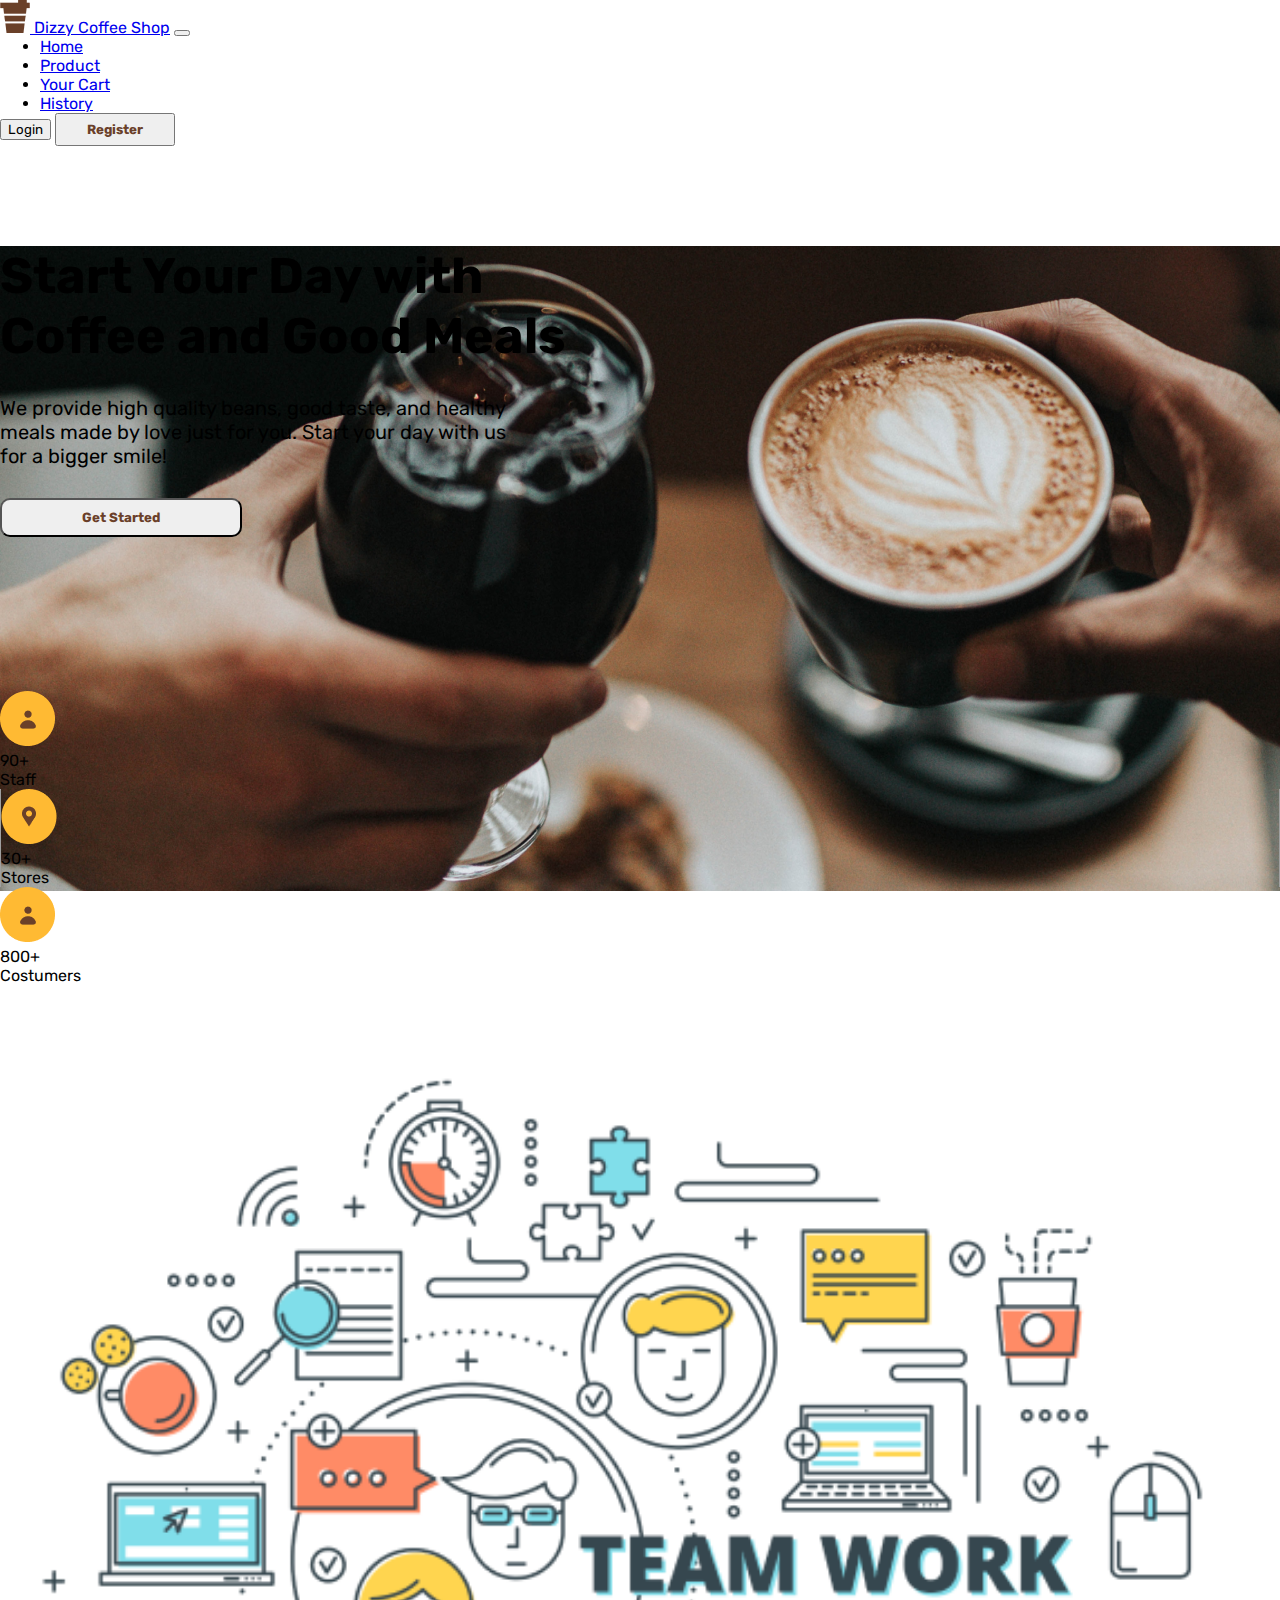
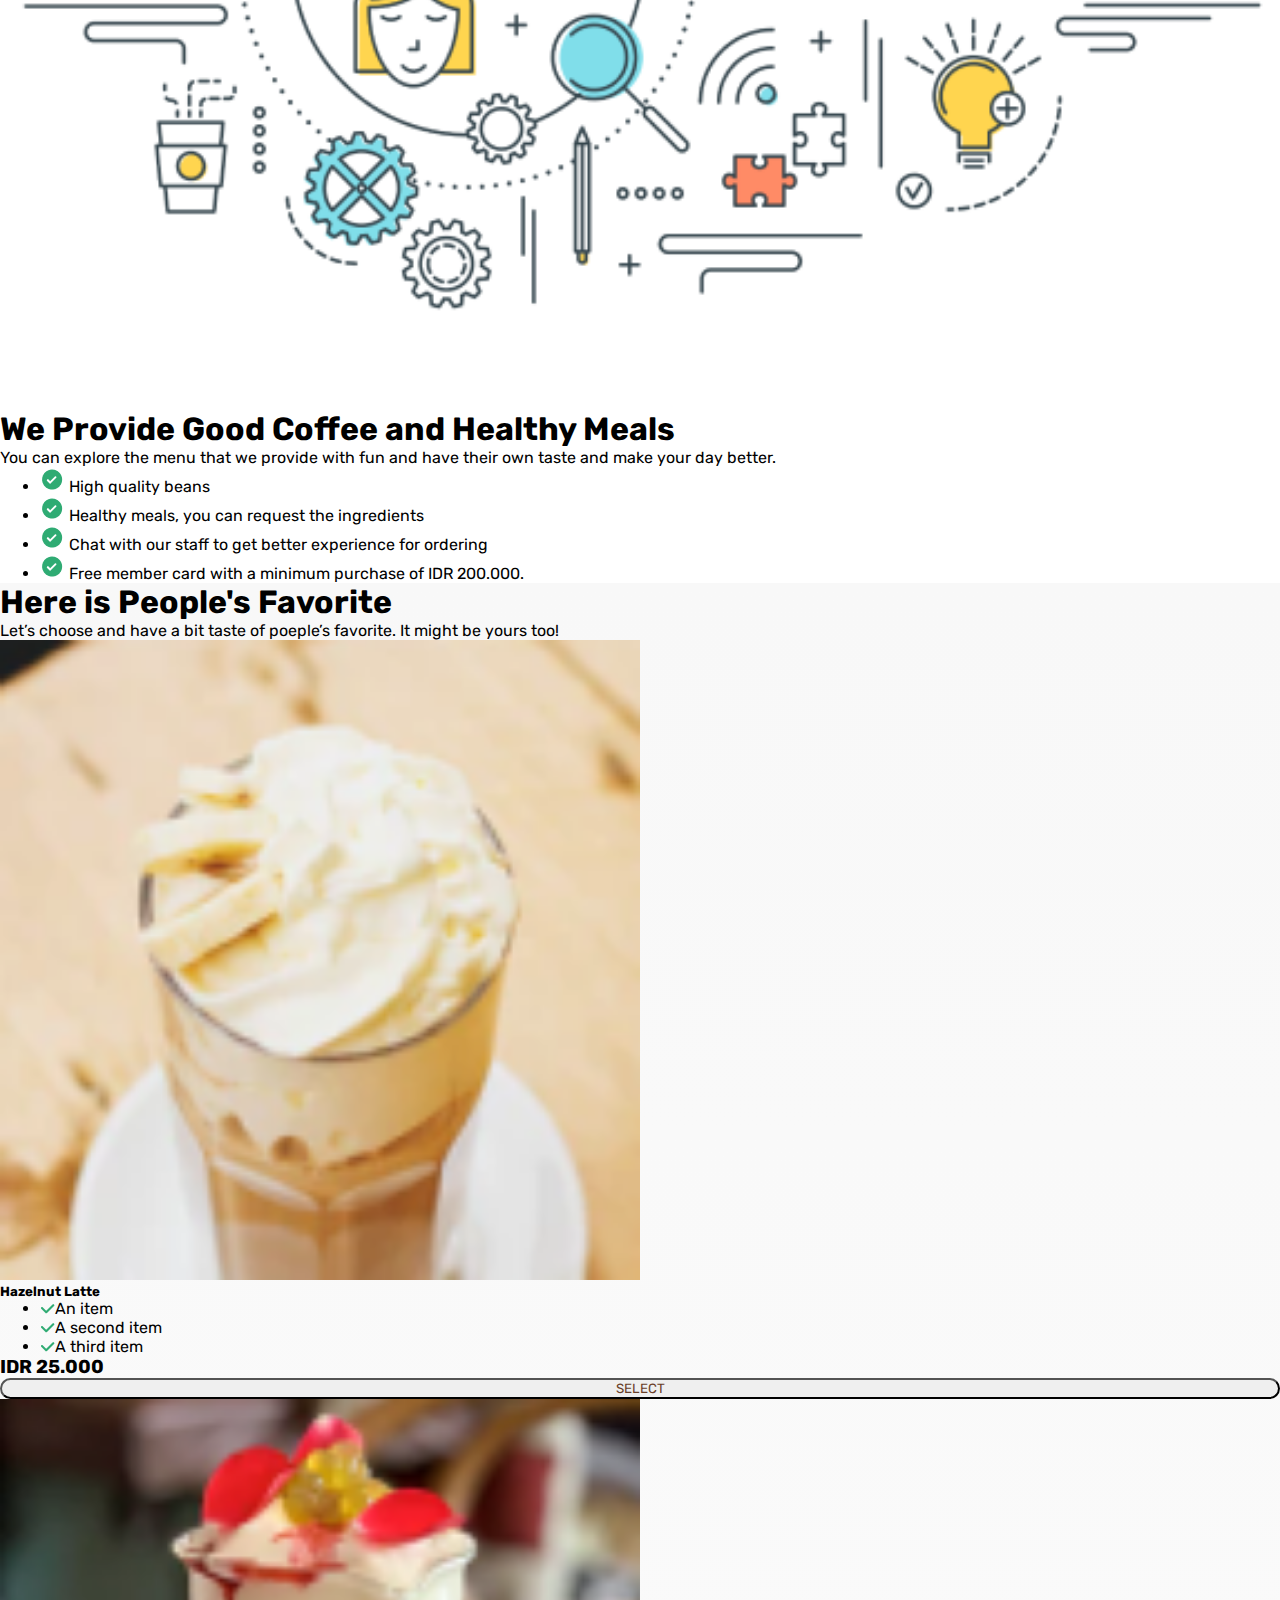
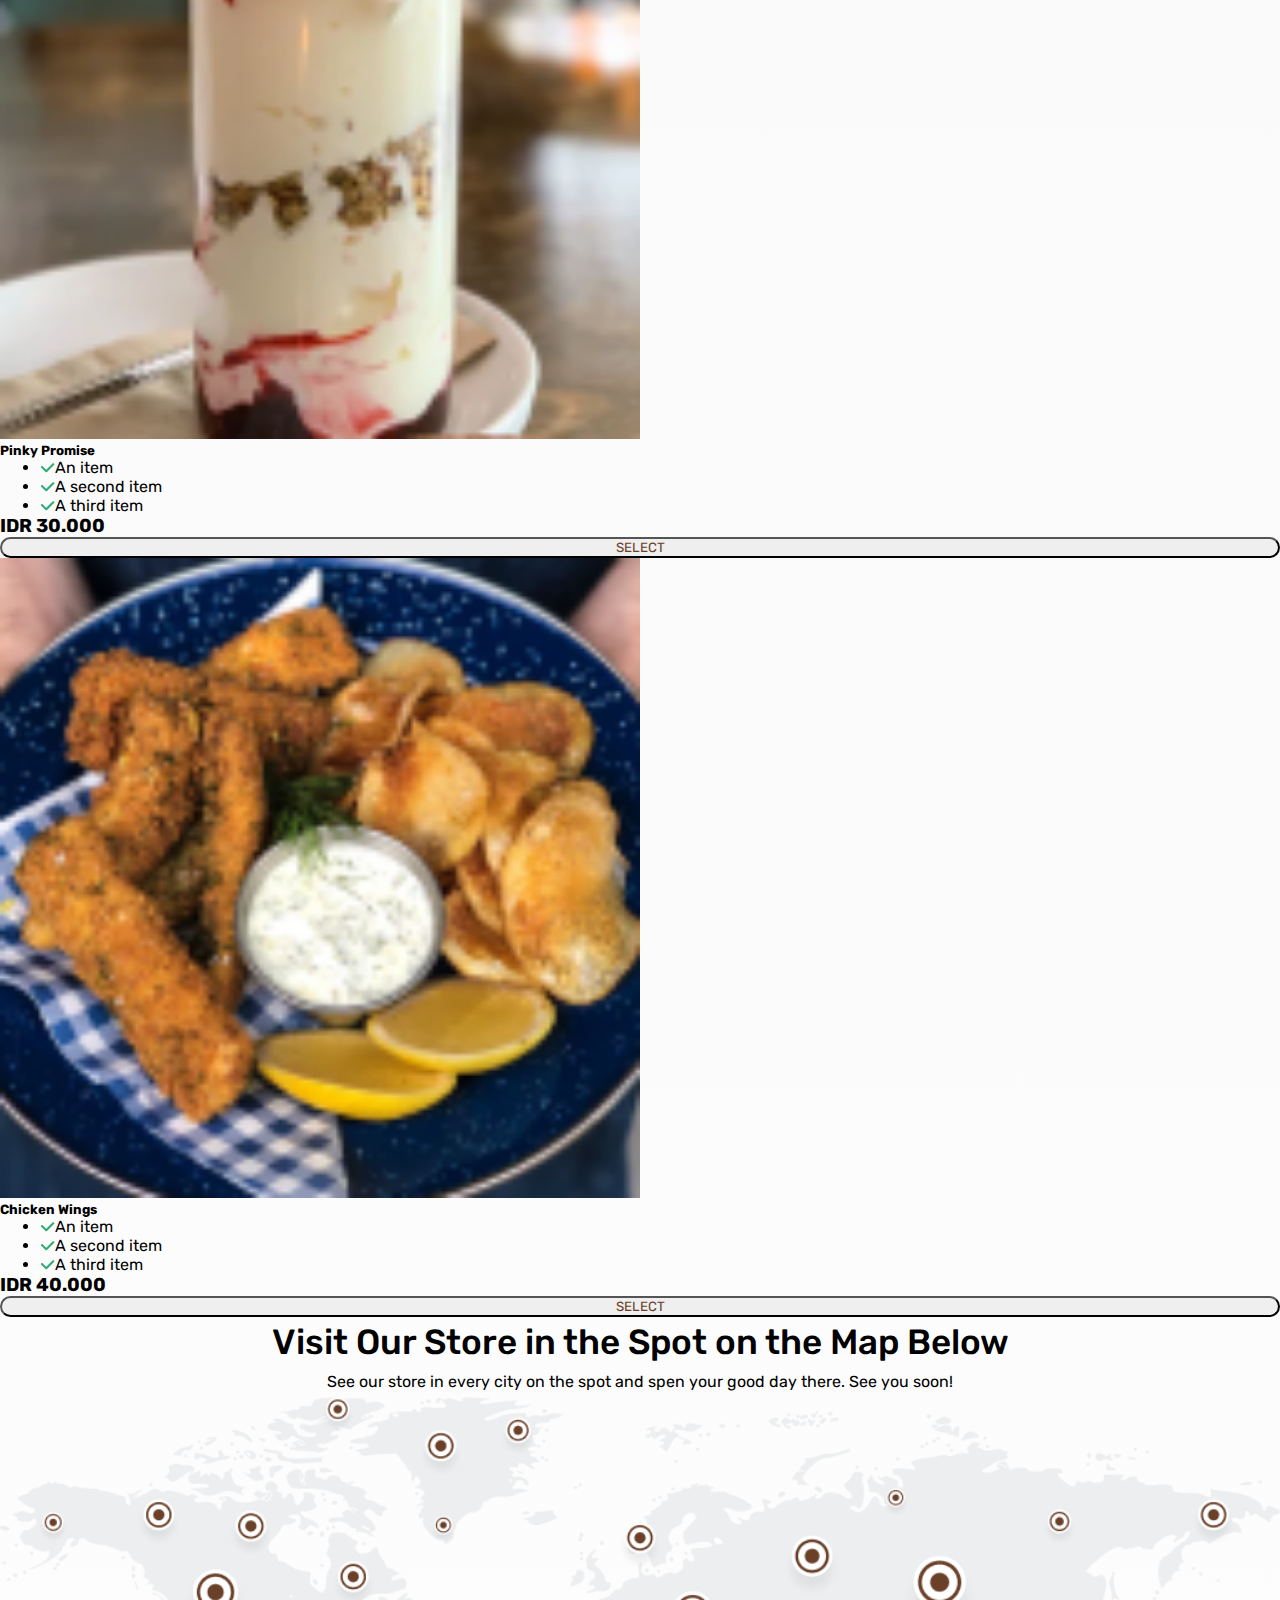
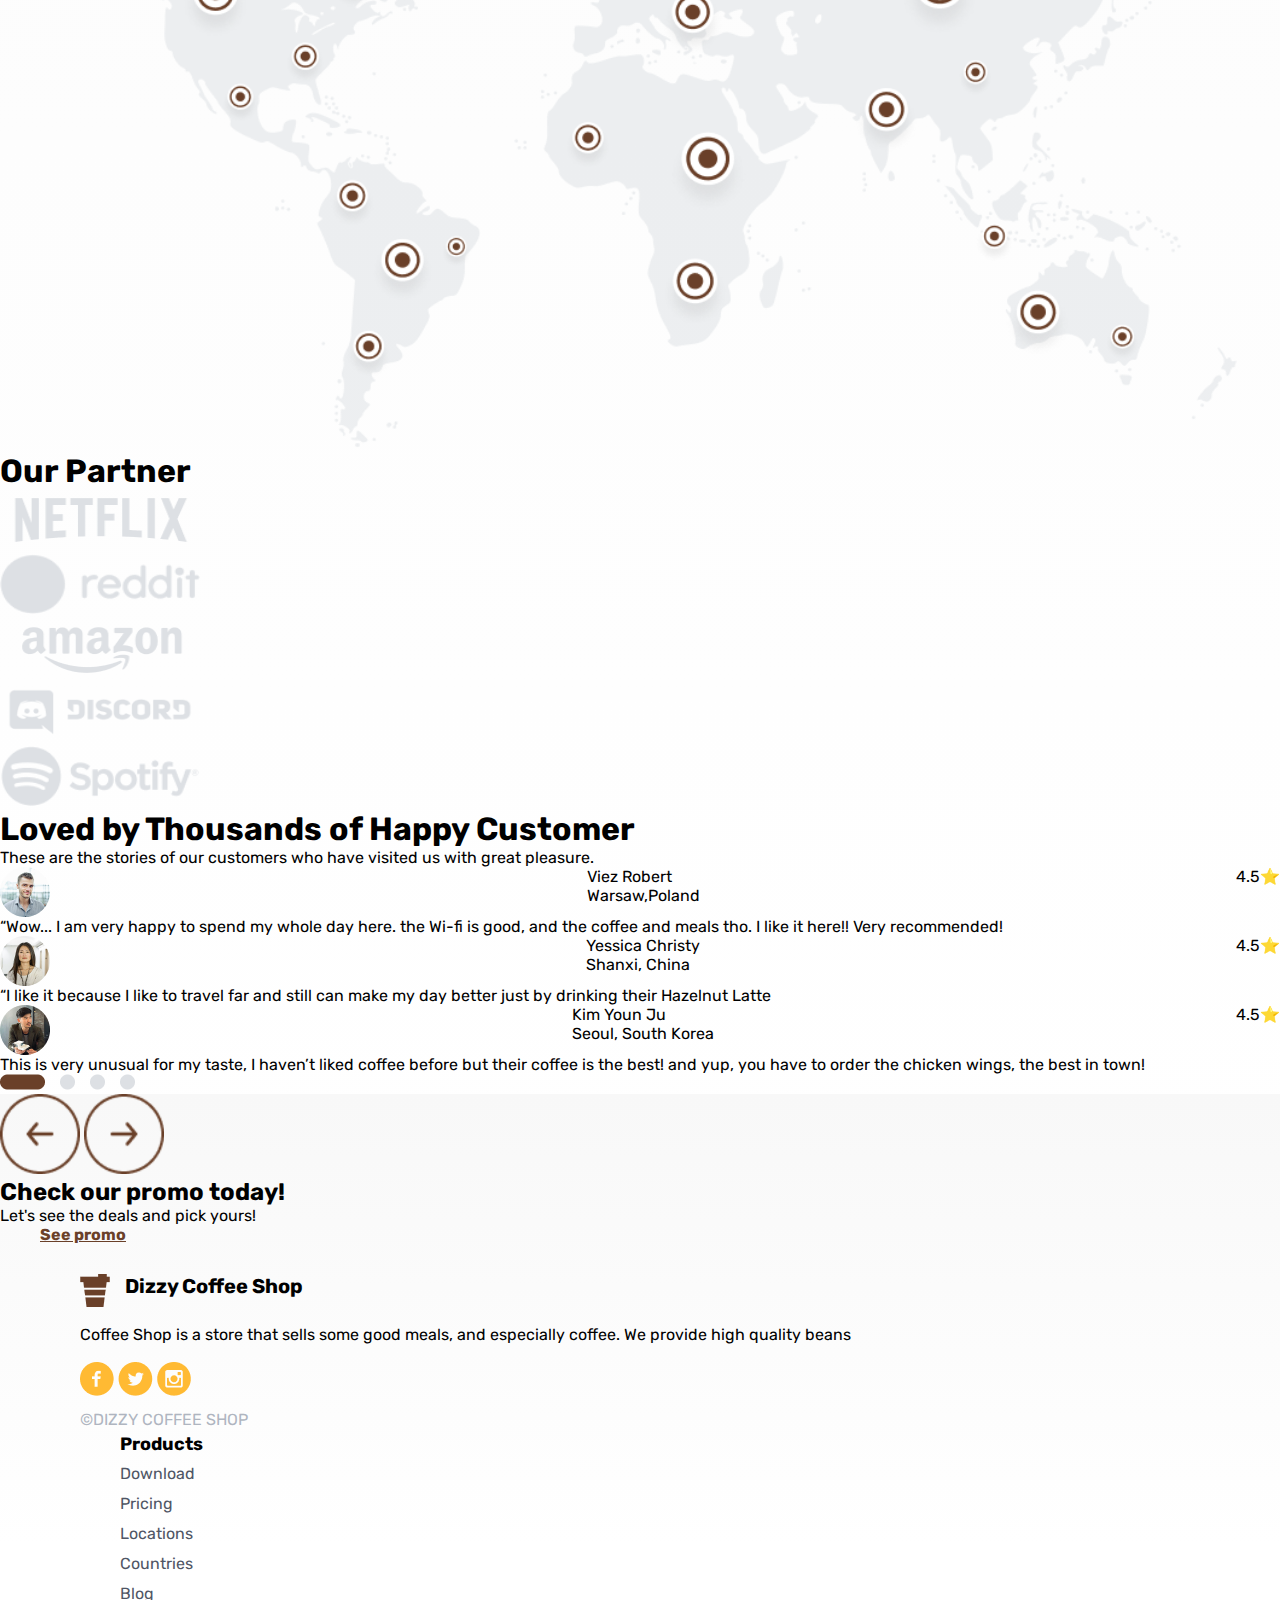
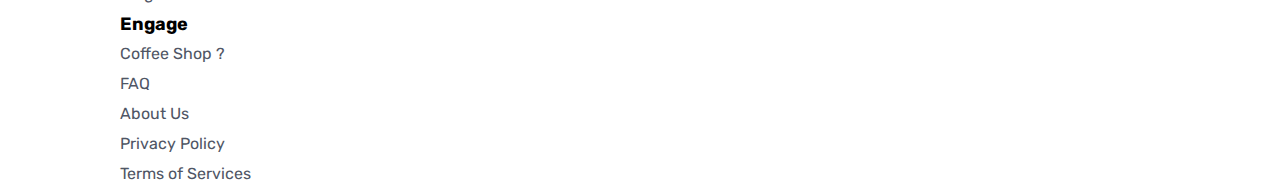
<file: index.html>
<!DOCTYPE html>
<html lang="en">

<head>
  <meta charset="UTF-8">
  <meta name="description" content="Home-COFEE-SHOP">
  <meta http-equiv="X-UA-Compatible" content="IE=edge">
  <meta name="viewport" content="width=device-width, initial-scale=1.0">
  <link href="https://cdn.jsdelivr.net/npm/bootstrap@5.0.2/dist/css/bootstrap.min.css" rel="stylesheet"
    integrity="sha384-EVSTQN3/azprG1Anm3QDgpJLIm9Nao0Yz1ztcQTwFspd3yD65VohhpuuCOmLASjC" crossorigin="anonymous">
  <link rel="stylesheet" href="/assets/index.css">
  <title>HOME</title>
</head>

<body>
  <nav class="navbar navbar-expand-lg navbar-light">
    <div class="container">
      <a class="navbar-brand brand" href="#">
        <img src="/assets/img/logo.png" alt="logo-brand" width="" height=""> Dizzy Coffee Shop</a>
      <button class="navbar-toggler" type="button" data-bs-toggle="collapse" data-bs-target="#navbarNav"
        aria-controls="navbarNav" aria-expanded="false" aria-label="Toggle navigation">
        <span class="navbar-toggler-icon"></span>
      </button>
      <div class="collapse navbar-collapse mr-auto" id="navbarNav">
        <ul class="navbar-nav mx-auto">
          <li class="nav-item">
            <a class="nav-link active" aria-current="page" href="#">Home</a>
          </li>
          <li class="nav-item">
            <a class="nav-link" href="products.html">Product</a>
          </li>
          <li class="nav-item">
            <a class="nav-link" href="#">Your Cart</a>
          </li>
          <li class="nav-item">
            <a class="nav-link" href="#">History</a>
          </li>
        </ul>
        <form class="d-flex">
          <button class="btn"><a href="login.html" style="text-decoration: none; color: #000;">Login</a></button>
          <button class="btn btn-warning rounded-pill btn-register"><a href="signup.html"
              style="text-decoration: none; color: #6A4029;">Register</a></button>
        </form>
      </div>
    </div>
  </nav>
  <header class="header-home">
    <div class="header-content mb-5 border">
      <div class="container">
        <h1 class="title-header text-white fw-bold">Start Your Day with<br> Coffee and Good Meals</h1>
        <p class="desc-header text-white">We provide high quality beans, good taste, and healthy<br> meals made by love
          just for you. Start your day with us<br> for a bigger smile!</p>
        <button type="button" class="btn btn-warning btn-started">Get Started</button>
      </div>
    </div>
    <div class="row info-coffe-shop p-5 m-0 m-md-0 m-xl-0">
      <div class="col-md-12">
        <div class="card p-5 border-0 shadow mb-5 bg-body rounded-3">
          <div class="card-body">
            <div class="row justify-content-lg-between">
              <div class="col-md-4 text-center">
                <img src="/assets/img/user.png" alt="staff">
                <p class="staff-info">90+<br>Staff</p>
              </div>
              <div class="col-md-4 text-center column-info-second">
                <img src="/assets/img/location.png" alt="location">
                <p class="location-info">30+<br>Stores</p>
              </div>
              <div class="col-md-4 text-center">
                <img src="/assets/img/user.png" alt="costumers">
                <p class="costumers-info">800+<br>Costumers</p>
              </div>
            </div>
          </div>
        </div>
      </div>
    </div>
    <div class="row info-quality-home ps-5 m-0 m-md-0 m-xl-0">
      <div class="col-md-6">
        <img src="/assets/img/team-work.png" alt="team-work-pict" class="team-work-pict">
      </div>
      <div class="col-md-5">
        <div class="card p-md-4 border-0">
          <div class="col-md-8">
            <h1 class="header-title">We Provide Good Coffee and Healthy Meals</h1>
            <p class="desc-title">You can explore the menu that we provide with fun and have their own taste and make
              your day better.</p>
          </div>
          <div class="row-cols-auto">
            <ul class="list-group list-group-flush">
              <li class="list-group-item border-0"><img src="/assets/img/checklis.png" alt="check"> High quality beans
              </li>
              <li class="list-group-item border-0"><img src="/assets/img/checklis.png" alt="check"> Healthy meals, you
                can request the ingredients</li>
              <li class="list-group-item border-0"><img src="/assets/img/checklis.png" alt="check"> Chat with our staff
                to get better experience for ordering</li>
              <li class="list-group-item border-0"><img src="/assets/img/checklis.png" alt="check"> Free member card
                with
                a minimum purchase of IDR 200.000.</li>
            </ul>
          </div>
        </div>
      </div>
    </div>
    <div class="favorite-product mt-5 p-5 info-quality-home m-0 m-md-0 m-xl-0">
      <div class="row-cols-1 text-center">
        <h1 class="header-fav">Here is People's Favorite</h1>
        <p class="desc-fav">Let’s choose and have a bit taste of poeple’s favorite. It might be yours too!</p>
      </div>
      <div class="row p-5 gap-3 justify-content-sm-center justify-content-md-evenly">
        <div class="col-12 col-sm-8 col-md-3">
          <div class="card h-100 p-3">
            <img src="/assets/img/1.png" class="card-img-top rounded-circle mx-auto" alt="...">
            <div class="card-body">
              <h5 class="card-title text-center mt-3">Hazelnut Latte</h5>
            </div>
            <ul class="list-group list-group-flush border-0">
              <li class="list-group-item border-0"><img src="/assets/img/checklist.png" alt="">An item</li>
              <li class="list-group-item border-0"><img src="/assets/img/checklist.png" alt="">A second item</li>
              <li class="list-group-item border-0"><img src="/assets/img/checklist.png" alt="">A third item</li>
            </ul>
            <div class="price mt-5 text-center">
              <h3 class="price-detail">
                IDR 25.000
              </h3>
              <button type="button" class="btn btn-outline-warning btn-select">SELECT</button>
            </div>
          </div>
        </div>
        <div class="col-12 col-sm-8 col-md-3">
          <div class="card h-100 p-3">
            <img src="/assets/img/2.png" class="card-img-top rounded-circle mx-auto" width="50%" alt="...">
            <div class="card-body">
              <h5 class="card-title text-center mt-3">Pinky Promise</h5>
            </div>
            <ul class="list-group list-group-flush border-0">
              <li class="list-group-item border-0"><img src="/assets/img/checklist.png" alt="">An item</li>
              <li class="list-group-item border-0"><img src="/assets/img/checklist.png" alt="">A second item</li>
              <li class="list-group-item border-0"><img src="/assets/img/checklist.png" alt="">A third item</li>
            </ul>
            <div class="price mt-5 text-center">
              <h3 class="price-detail">
                IDR 30.000
              </h3>
              <button type="button" class="btn btn-outline-warning btn-select">SELECT</button>
            </div>
          </div>
        </div>
        <div class="col-12 col-sm-8 col-md-3">
          <div class="card h-100 p-3">
            <img src="/assets/img/3.png" class="card-img-top rounded-circle mx-auto" alt="...">
            <div class="card-body">
              <h5 class="card-title text-center mt-3">Chicken Wings</h5>
            </div>
            <ul class="list-group list-group-flush border-0">
              <li class="list-group-item border-0"><img src="/assets/img/checklist.png" alt="">An item</li>
              <li class="list-group-item border-0"><img src="/assets/img/checklist.png" alt="">A second item</li>
              <li class="list-group-item border-0"><img src="/assets/img/checklist.png" alt="">A third item</li>
            </ul>
            <div class="price mt-5 text-center">
              <h3 class="price-detail">
                IDR 40.000
              </h3>
              <button type="button" class="btn btn-outline-warning btn-select">SELECT</button>
            </div>
          </div>
        </div>
      </div>
      <div class="row map-global text-center justify-content-center">
        <div class="col-md-4 mt-5">
          <h1 class="title-map">Visit Our Store in the Spot on the Map Below</h1>
          <p class="desc-map">See our store in every city on the spot and spen your good day there. See you soon!</p>
        </div>
        <div class="row">
          <div class="col-md p-md-5 mt-5">
            <img class="map-image" src="/assets/img/map.png" alt="map">
          </div>
        </div>
      </div>
      <div class="row partner-info mt-5">
        <h1 class="title-partner-info fw-bold text-center">Our Partner</h1>
      </div>
      <div class="row justify-content-center mt-5 gap-5 mx-auto text-center">
        <div class="col-6 col-md-4 col-lg-2 ">
          <img class="image-sponsored" src="/assets/img/netflix.png" alt="netflix">
        </div>
        <div class="col-6 col-md-4 col-lg-2 ">
          <img class="image-sponsored" src="/assets/img/reddit.png" alt="reddit">
        </div>
        <div class="col-6 col-md-4 col-lg-2 ">
          <img class="image-sponsored" src="/assets/img/amazon.png" alt="amazon">
        </div>
        <div class="col-6 col-md-4 col-lg-2 ">
          <img class="image-sponsored" src="/assets/img/discord.png" alt="discord">
        </div>
        <div class="col-6 col-md-4 col-lg-2 ">
          <img class="image-sponsored" src="/assets/img/spotify.png" alt="spotify">
        </div>
      </div>
      <div class="row mt-5 justify-content-center">
        <div class="col-md-5 text-center ">
          <h1 class="testimoni-title fw-bold">
            Loved by Thousands of Happy Customer
          </h1>
          <p class="desc-testimoni mt-5">These are the stories of our customers who have visited us with great pleasure.
          </p>
        </div>
      </div>
      <!-- card -->
      <div class="row mx-auto mt-5">
        <div class="col-md-4 col-lg-4 my-3">
          <div class="card p-3 card-testi h-100">
            <div class="row">
              <div class="testi-profile">
                <img class="img-avatar" src="/assets/img/1-1.png" alt="profile1">
                <p class="name-testi">Viez Robert <br>Warsaw,Poland </p>
                <p class="rate-testi">4.5⭐</p>
              </div>
            </div>
            <div class="card-body">
              <p class="card-text">“Wow... I am very happy to spend my whole day here. the Wi-fi is good, and the coffee
                and meals tho. I like it here!! Very recommended!</p>
            </div>
          </div>
        </div>
        <div class="col-md-4 col-lg-4 my-3">
          <div class="card p-3 card-testi h-100">
            <div class="row">
              <div class="testi-profile">
                <img class="img-avatar" src="/assets/img/1-3.png" alt="profile1">
                <p class="name-testi">Yessica Christy <br>Shanxi, China</p>
                <p class="rate-testi">4.5⭐</p>
              </div>
            </div>
            <div class="card-body">
              <p class="card-text">“I like it because I like to travel far and still can make my day better just by
                drinking their Hazelnut Latte</p>
            </div>
          </div>
        </div>
        <div class="col-md-4 col-lg-4 my-3">
          <div class="card p-3 card-testi h-100">
            <div class="row">
              <div class="testi-profile">
                <img class="img-avatar" src="/assets/img/1-2.png" alt="profile1">
                <p class="name-testi">Kim Youn Ju <br>Seoul, South Korea</p>
                <p class="rate-testi">4.5⭐</p>
              </div>
            </div>
            <div class="card-body">
              <p class="card-text">This is very unusual for my taste, I haven’t liked coffee before but their coffee is
                the best! and yup, you have to order the chicken wings, the best in town!</p>
            </div>
          </div>
        </div>
        <div class="row slide-logo mt-5 justify-content-between p-4 gap-5">
          <div class="col-md-3 slide-card">
            <img src="/assets/img/slide.png" alt="slide">
          </div>
          <div class="col-md-3 slide-card">
            <div class="row justify-content-center">
              <img class="prev-img" src="/assets/img/left.png" alt="left">
              <img class="prev-img" src="/assets/img/right.png" alt="right">
            </div>
          </div>
        </div>
        <div class="check-promo mt-5">
          <div class="card p-5">
            <div class="card-body">
              <div class="row justify-content-lg-between">
                <div class="col-md-4">
                  <h2 class="card-title fw-bold">Check our promo today!</h2>
                  <p class="card-text">Let's see the deals and pick yours!</p>
                </div>
                <div class="col-md-2">
                  <a href="#" class="btn btn-warning btn-promo ">See promo</a>
                </div>
              </div>
            </div>
          </div>
        </div>
      </div>
    </div>
  </header>
  <footer class="footer-home">
    <div class="row justify-content-between">
      <div class="col-md-4">
        <div class="footer-side">
          <div class="footer-title-signup">
            <img src="/assets/img/logo.png" alt="logo-coffeschop">
            <p class="footer-title">Dizzy Coffee Shop</p>
          </div>
          <p class="footer-desc">Coffee Shop is a store that sells some good meals, and especially coffee. We provide
            high quality beans</p>
          <div class="footer-logo">
            <img src="/assets/img/facebook.png" alt="facebook-logo">
            <img src="/assets/img/twitter.png" alt="twitter-logo">
            <img src="/assets/img/instagram.png" alt="instagram-logo">
          </div>
          <p class="copy-right">©DIZZY COFFEE SHOP</p>
        </div>
      </div>
      <div class="col-md-4">
        <div class="row">
          <div class="col-6">
            <ul class="list-footer-product">
              <li class="list-title-footer">Products</li>
              <a href="#">
                <li>Download</li>
              </a>
              <a href="#">
                <li>Pricing</li>
              </a>
              <a href="#">
                <li>Locations</li>
              </a>
              <a href="#">
                <li>Countries</li>
              </a>
              <a href="#">
                <li>Blog</li>
              </a>
            </ul>
          </div>
          <div class="col-6">
            <ul class="list-footer-product">
              <li class="list-title-footer">Engage</li>
              <a href="#">
                <li>Coffee Shop ?</li>
              </a>
              <a href="#">
                <li>FAQ</li>
              </a>
              <a href="#">
                <li>About Us</li>
              </a>
              <a href="#">
                <li>Privacy Policy</li>
              </a>
              <a href="#">
                <li>Terms of Services</li>
              </a>
            </ul>
          </div>
        </div>
      </div>
    </div>
  </footer>
  <script src="https://cdn.jsdelivr.net/npm/bootstrap@5.0.2/dist/js/bootstrap.bundle.min.js"
    integrity="sha384-MrcW6ZMFYlzcLA8Nl+NtUVF0sA7MsXsP1UyJoMp4YLEuNSfAP+JcXn/tWtIaxVXM" crossorigin="anonymous">
  </script>
</body>

</html>
</file>
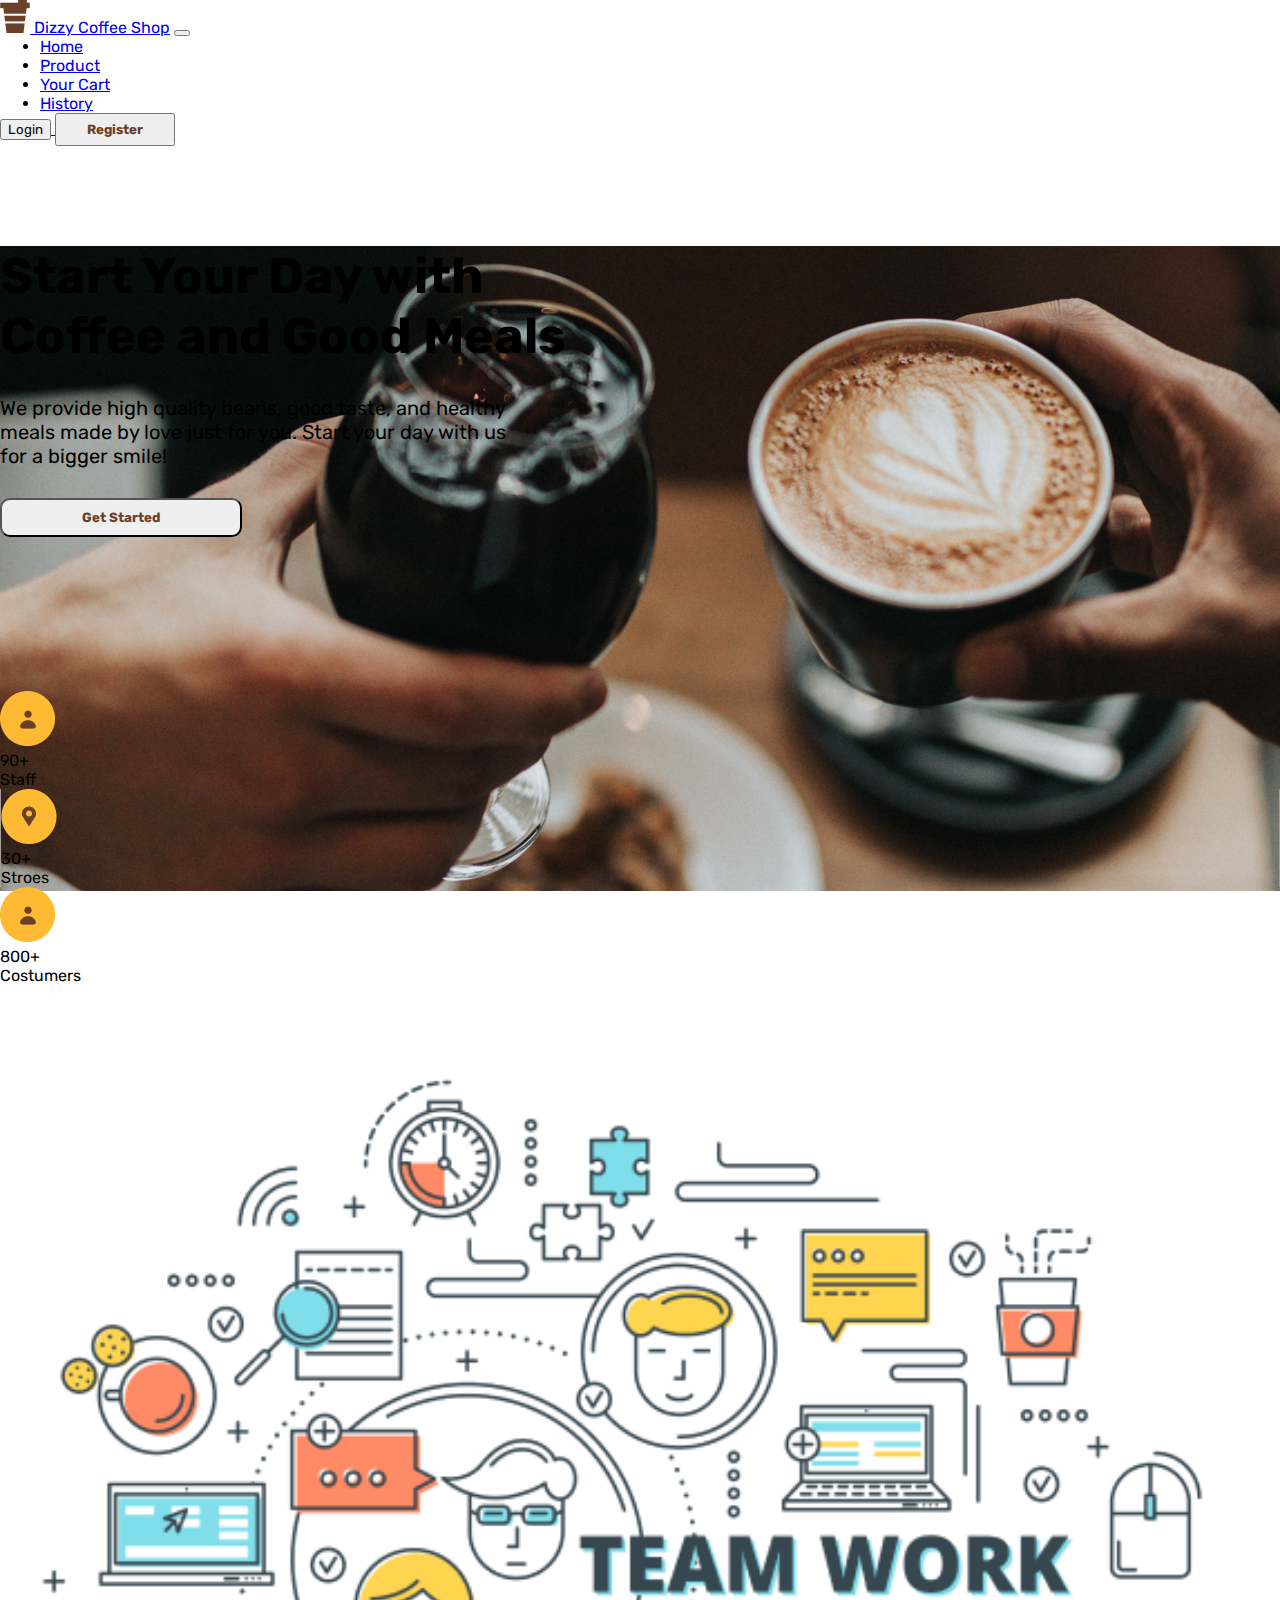
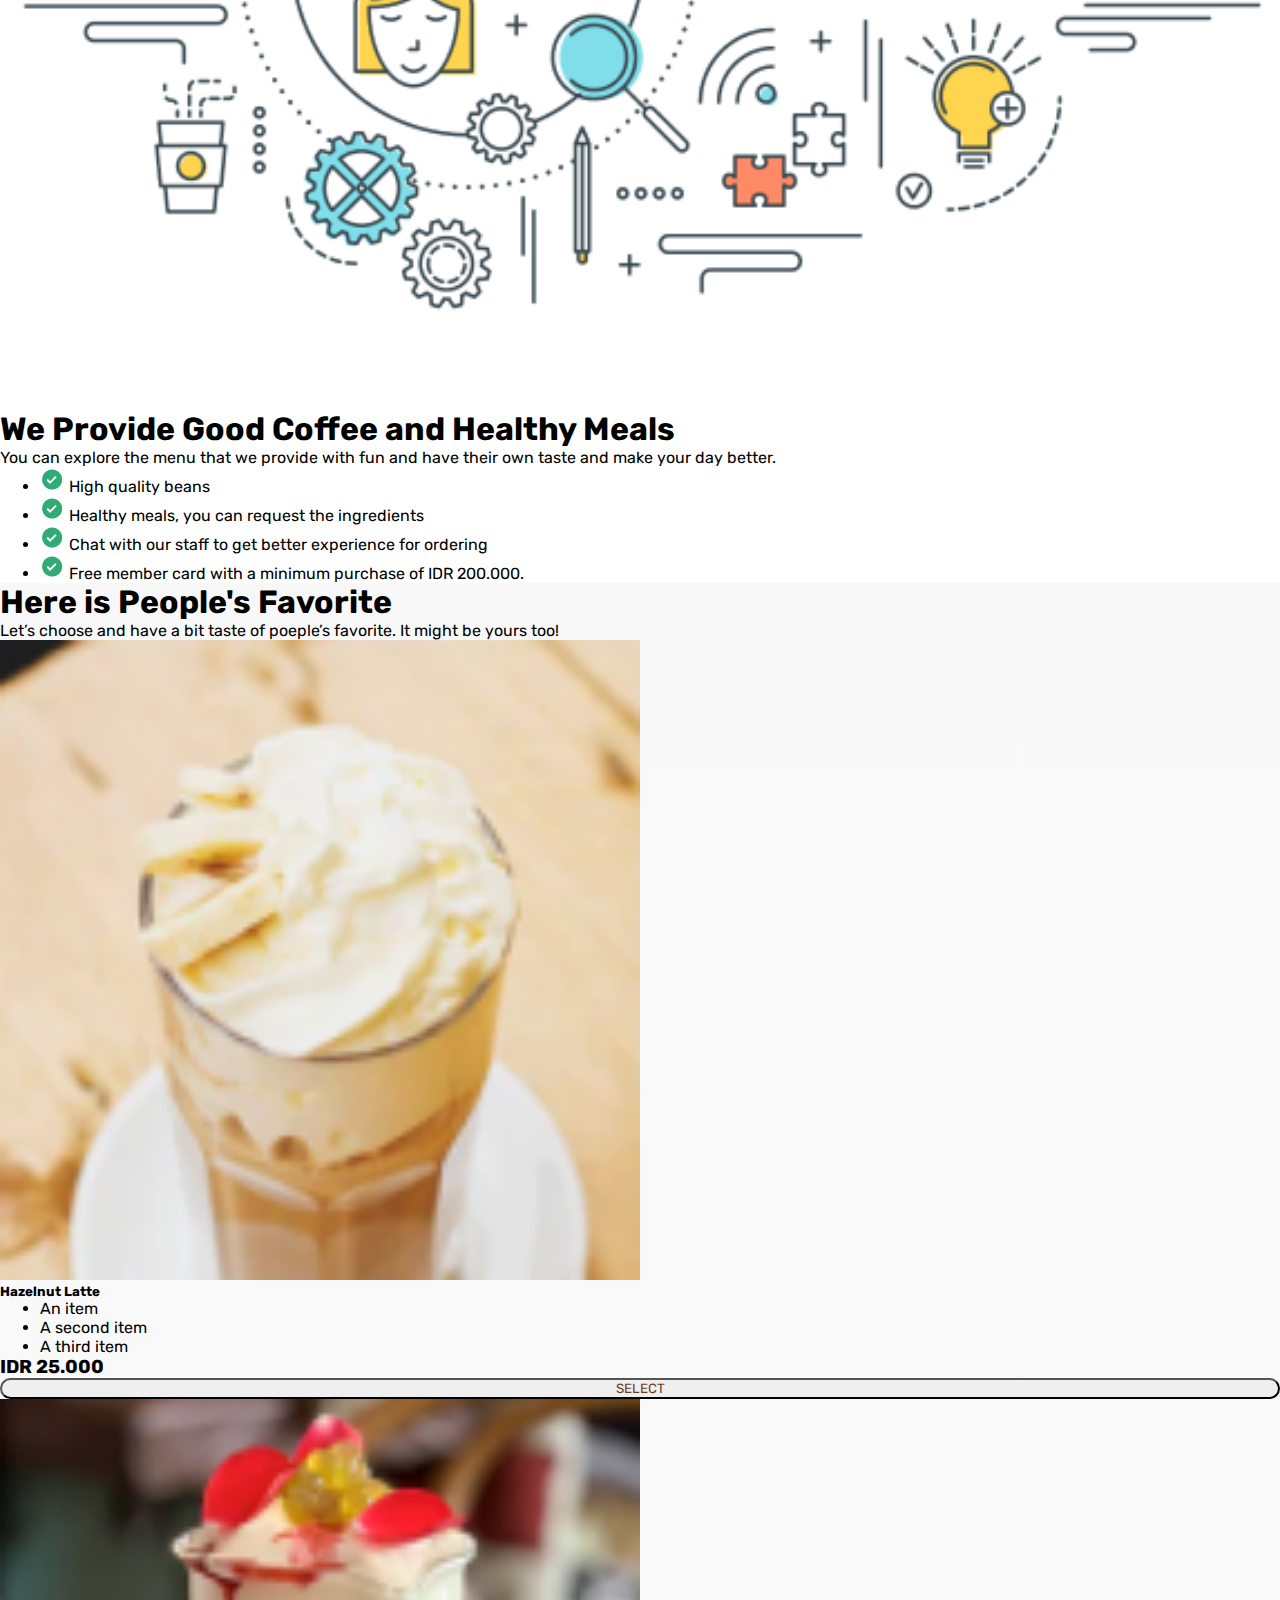
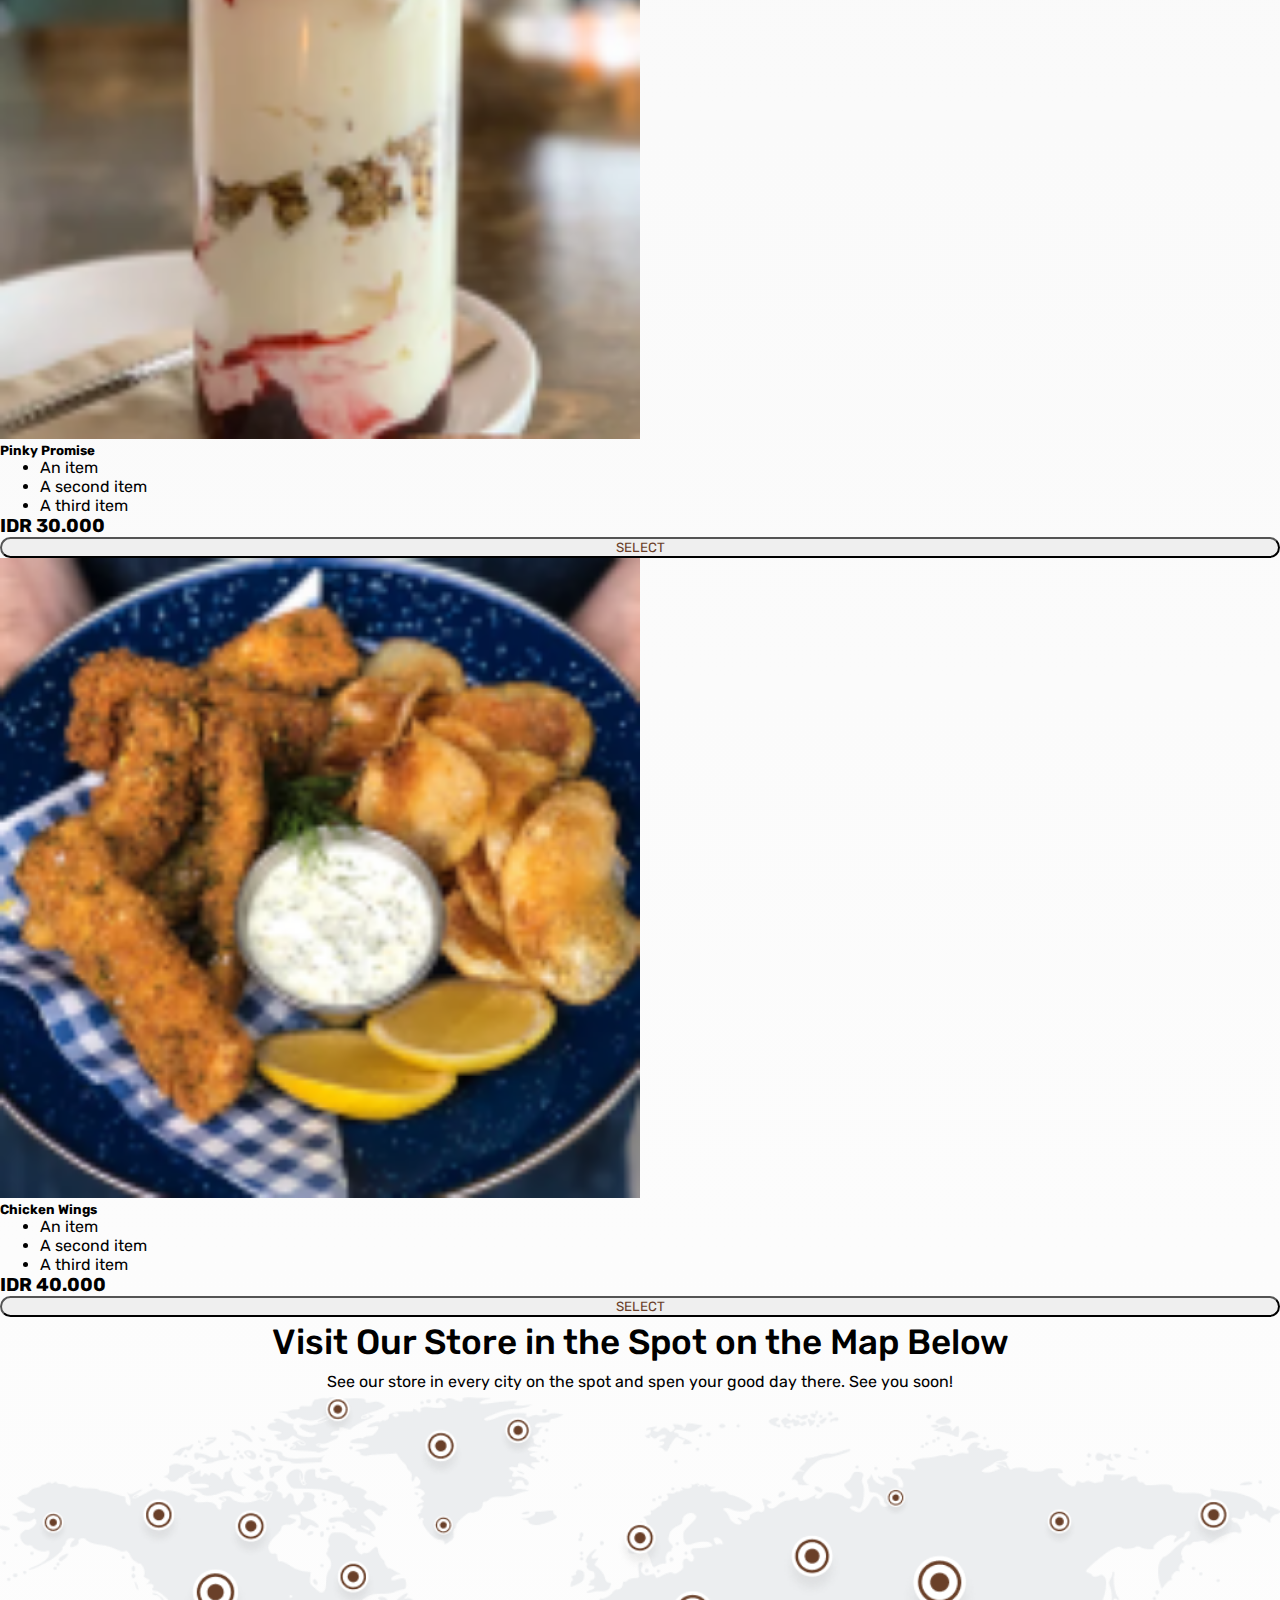
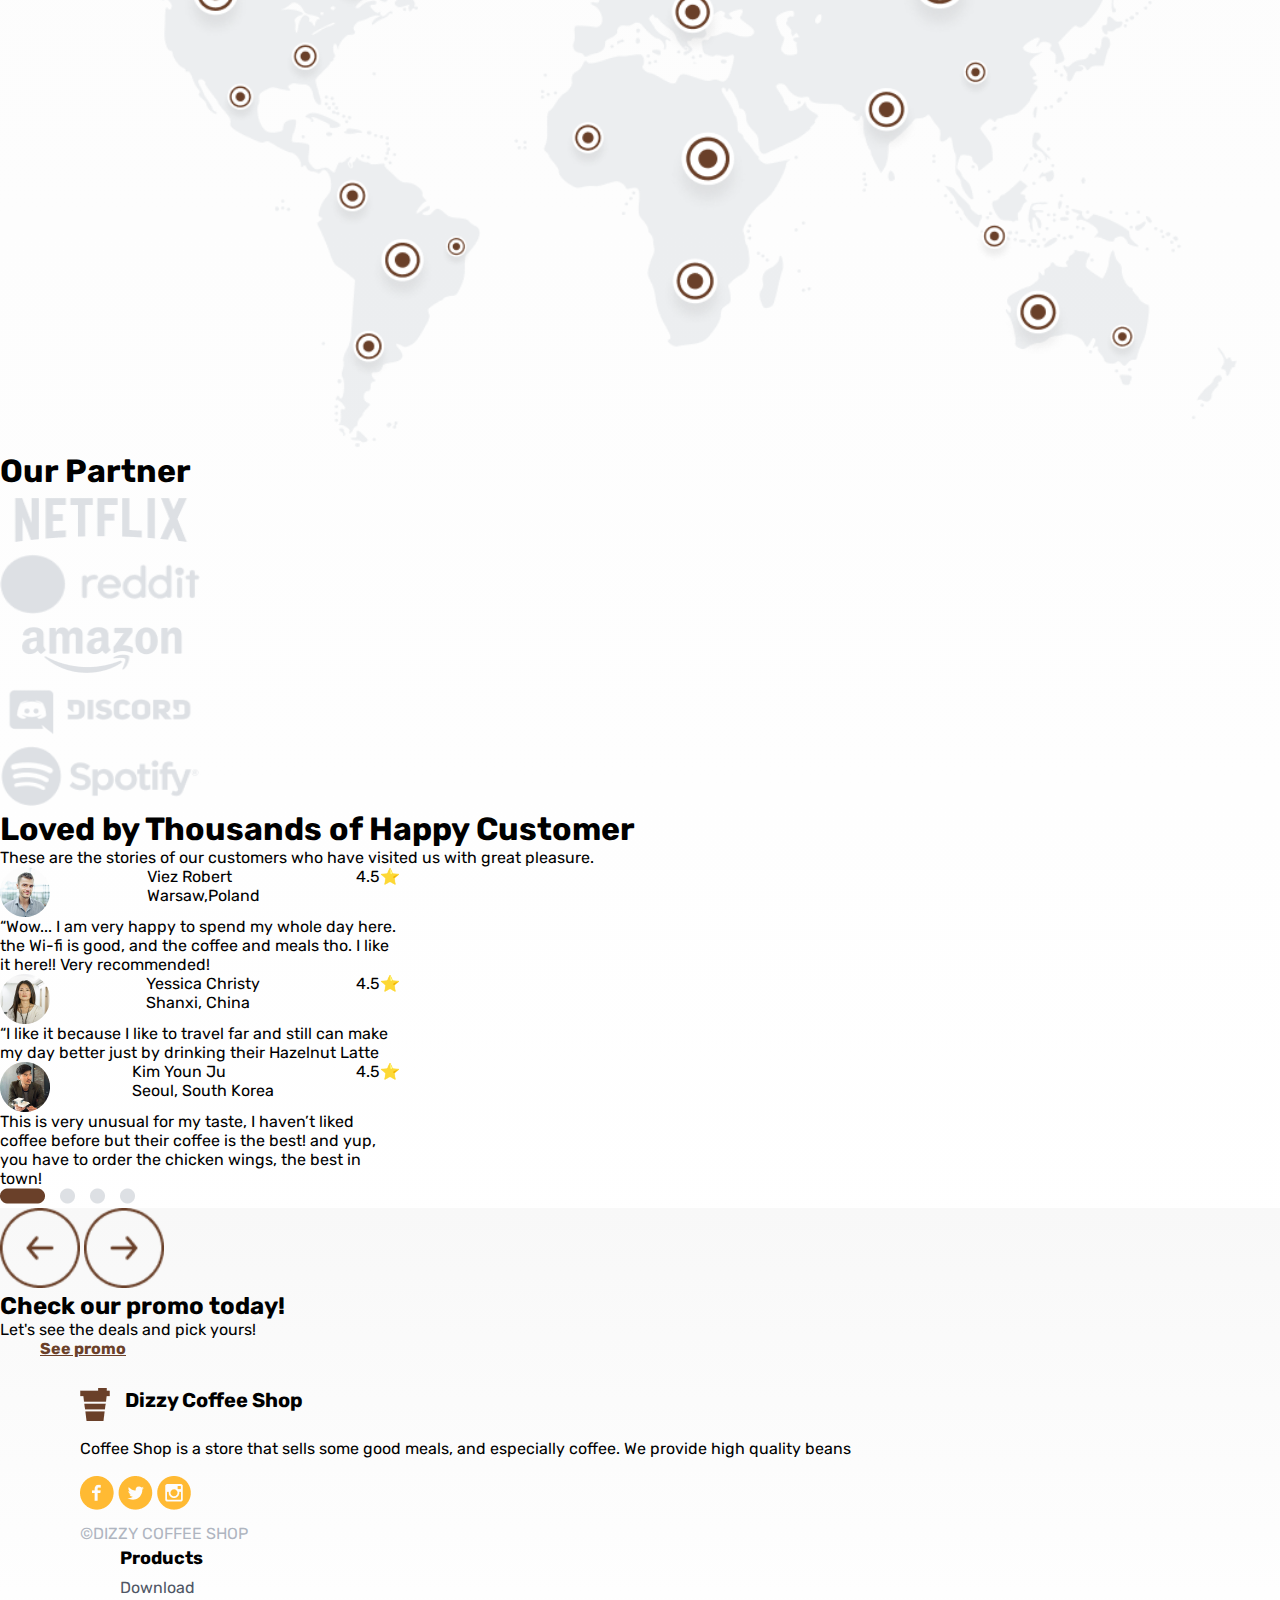
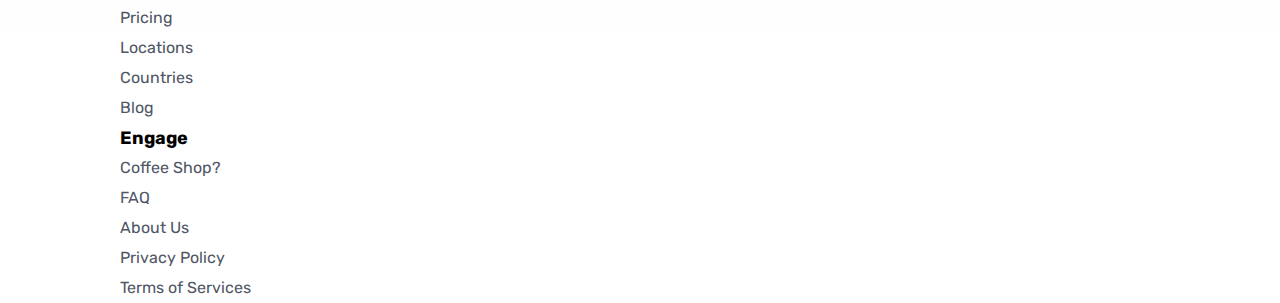
<file: page/index.html>
<!DOCTYPE html>
<html lang="en">

<head>
  <meta charset="UTF-8">
  <meta name="description" content="Home-COFEE-SHOP">
  <meta http-equiv="X-UA-Compatible" content="IE=edge">
  <meta name="viewport" content="width=device-width, initial-scale=1.0">
  <link href="https://cdn.jsdelivr.net/npm/bootstrap@5.0.2/dist/css/bootstrap.min.css" rel="stylesheet"
    integrity="sha384-EVSTQN3/azprG1Anm3QDgpJLIm9Nao0Yz1ztcQTwFspd3yD65VohhpuuCOmLASjC" crossorigin="anonymous">
  <link rel="stylesheet" href="/assets/index.css">
  <title>HOME</title>
</head>

<body>
  <nav class="navbar navbar-expand-lg navbar-light">
    <div class="container">
      <a class="navbar-brand brand" href="#">
        <img src="/assets/img/logo.png" alt="logo-brand" width="" height=""> Dizzy Coffee Shop</a>
      <button class="navbar-toggler" type="button" data-bs-toggle="collapse" data-bs-target="#navbarNav"
        aria-controls="navbarNav" aria-expanded="false" aria-label="Toggle navigation">
        <span class="navbar-toggler-icon"></span>
      </button>
      <div class="collapse navbar-collapse mr-auto" id="navbarNav">
        <ul class="navbar-nav mx-auto">
          <li class="nav-item">
            <a class="nav-link active" aria-current="page" href="#">Home</a>
          </li>
          <li class="nav-item">
            <a class="nav-link" href="#">Product</a>
          </li>
          <li class="nav-item">
            <a class="nav-link" href="#">Your Cart</a>
          </li>
          <li class="nav-item">
            <a class="nav-link" href="#">History</a>
          </li>
        </ul>
        <form class="d-flex">
          <a href="/page/login.html">
            <button class="btn">Login</button>
          </a>
          <a href="/page/signup.html">
            <button class="btn btn-warning rounded-pill btn-register">Register</button>
          </a>
        </form>
      </div>
    </div>
  </nav>
  <header class="header-home">
    <div class="header-content mb-5 border">
      <div class="container">
        <h1 class="title-header text-white fw-bold">Start Your Day with<br> Coffee and Good Meals</h1>
        <p class="desc-header text-white">We provide high quality beans, good taste, and healthy<br> meals made by love
          just for you. Start your day with us<br> for a bigger smile!</p>
        <button type="button" class="btn btn-warning btn-started">Get Started</button>
      </div>
    </div>
    <div class="row info-coffe-shop p-5">
      <div class="col-md-12">
        <div class="card p-5 border-0 shadow mb-5 bg-body rounded-3">
          <div class="card-body">
            <div class="row justify-content-lg-between">
              <div class="col-md-4 text-center">
                <img src="/assets/img/user.png" alt="staff">
                <p class="staff-info">90+<br>Staff</p>
              </div>
              <div class="col-md-4 text-center column-info-second">
                <img src="/assets/img/location.png" alt="location">
                <p class="location-info">30+<br>Stroes</p>
              </div>
              <div class="col-md-4 text-center">
                <img src="/assets/img/user.png" alt="costumers">
                <p class="costumers-info">800+<br>Costumers</p>
              </div>
            </div>
          </div>
        </div>
      </div>
    </div>
    <div class="row ps-5">
      <div class="col-md-6">
        <img src="/assets/img/team-work.png" alt="team-work-pict" class="team-work-pict">
      </div>
      <div class="col-md-5">
        <div class="card p-md-4 border-0">
          <div class="col-md-8">
            <h1 class="header-title">We Provide Good Coffee and Healthy Meals</h1>
            <p class="desc-title">You can explore the menu that we provide with fun and have their own taste and make
              your day better.</p>
          </div>
          <div class="row-cols-auto">
            <ul class="list-group list-group-flush">
              <li class="list-group-item border-0"><img src="/assets/img/checklis.png" alt="check"> High quality beans
              </li>
              <li class="list-group-item border-0"><img src="/assets/img/checklis.png" alt="check"> Healthy meals, you
                can request the ingredients</li>
              <li class="list-group-item border-0"><img src="/assets/img/checklis.png" alt="check"> Chat with our staff
                to get better experience for ordering</li>
              <li class="list-group-item border-0"><img src="/assets/img/checklis.png" alt="check"> Free member card
                with
                a minimum purchase of IDR 200.000.</li>
            </ul>
          </div>
        </div>
      </div>
    </div>
    <div class="favorite-product mt-5 p-5">
      <div class="row-cols-1 text-center">
        <h1 class="header-fav">Here is People's Favorite</h1>
        <p class="desc-fav">Let’s choose and have a bit taste of poeple’s favorite. It might be yours too!</p>
      </div>
      <div class="row p-5 gap-1 justify-content-md-evenly">
        <div class="col-md-3">
          <div class="card h-100 p-5">
            <img src="/assets/img/1.png" class="card-img-top rounded-circle mx-auto" alt="...">
            <div class="card-body">
              <h5 class="card-title text-center mt-3">Hazelnut Latte</h5>
            </div>
            <ul class="list-group list-group-flush border-0">
              <li class="list-group-item border-0">An item</li>
              <li class="list-group-item border-0">A second item</li>
              <li class="list-group-item border-0">A third item</li>
            </ul>
            <div class="price mt-5 text-center">
              <h3 class="price-detail">
                IDR 25.000
              </h3>
              <button type="button" class="btn btn-outline-warning btn-select">SELECT</button>
            </div>
          </div>
        </div>
        <div class="col-md-3">
          <div class="card h-100 p-5">
            <img src="/assets/img/2.png" class="card-img-top rounded-circle mx-auto" alt="...">
            <div class="card-body">
              <h5 class="card-title text-center mt-3">Pinky Promise</h5>
            </div>
            <ul class="list-group list-group-flush border-0">
              <li class="list-group-item border-0">An item</li>
              <li class="list-group-item border-0">A second item</li>
              <li class="list-group-item border-0">A third item</li>
            </ul>
            <div class="price mt-5 text-center">
              <h3 class="price-detail">
                IDR 30.000
              </h3>
              <button type="button" class="btn btn-outline-warning btn-select">SELECT</button>
            </div>
          </div>
        </div>
        <div class="col-md-3">
          <div class="card h-100 p-5">
            <img src="/assets/img/3.png" class="card-img-top rounded-circle mx-auto" alt="...">
            <div class="card-body">
              <h5 class="card-title text-center mt-3">Chicken Wings</h5>
            </div>
            <ul class="list-group list-group-flush border-0">
              <li class="list-group-item border-0">An item</li>
              <li class="list-group-item border-0">A second item</li>
              <li class="list-group-item border-0">A third item</li>
            </ul>
            <div class="price mt-5 text-center">
              <h3 class="price-detail">
                IDR 40.000
              </h3>
              <button type="button" class="btn btn-outline-warning btn-select">SELECT</button>
            </div>
          </div>
        </div>
      </div>
      <div class="row map-global text-center justify-content-center">
        <div class="col-md-4 mt-5">
          <h1 class="title-map">Visit Our Store in the Spot on the Map Below</h1>
          <p class="desc-map">See our store in every city on the spot and spen your good day there. See you soon!</p>
        </div>
        <div class="row">
          <div class="col-md p-md-5 mt-5">
            <img class="map-image" src="/assets/img/map.png" alt="map">
          </div>
        </div>
      </div>
      <div class="row partner-info mt-5">
        <h1 class="title-partner-info fw-bold text-center">Our Partner</h1>
      </div>
      <div class="row justify-content-center mt-5 gap-5 mx-auto text-center">
        <div class="col-md-2">
          <img class="image-sponsored" src="/assets/img/netflix.png" alt="netflix">
        </div>
        <div class="col-md-2">
          <img class="image-sponsored" src="/assets/img/reddit.png" alt="reddit">
        </div>
        <div class="col-md-2">
          <img class="image-sponsored" src="/assets/img/amazon.png" alt="amazon">
        </div>
        <div class="col-md-2">
          <img class="image-sponsored" src="/assets/img/discord.png" alt="discord">
        </div>
        <div class="col-md-2">
          <img class="image-sponsored" src="/assets/img/spotify.png" alt="spotify">
        </div>
      </div>
      <div class="row mt-5 justify-content-center">
        <div class="col-md-5 text-center ">
          <h1 class="testimoni-title fw-bold">
            Loved by Thousands of Happy Customer
          </h1>
          <p class="desc-testimoni mt-5">These are the stories of our customers who have visited us with great pleasure.
          </p>
        </div>
      </div>
      <!-- card -->
      <div class="row mx-auto mt-5">
        <div class="col-md-4 my-3 justify-content-center">
          <div class="card p-3 card-testi" style="width: 25rem;">
            <div class="row">
              <div class="testi-profile">
                <img class="img-avatar" src="/assets/img/1-1.png" alt="profile1">
                <p class="name-testi">Viez Robert <br>Warsaw,Poland </p>
                <p class="rate-testi">4.5⭐</p>
              </div>
            </div>
            <div class="card-body">
              <p class="card-text">“Wow... I am very happy to spend my whole day here. the Wi-fi is good, and the coffee
                and meals tho. I like it here!! Very recommended!</p>
            </div>
          </div>
        </div>
        <div class="col-md-4 my-3">
          <div class="card p-3 card-testi" style="width: 25rem;">
            <div class="row">
              <div class="testi-profile">
                <img class="img-avatar" src="/assets/img/1-3.png" alt="profile1">
                <p class="name-testi">Yessica Christy <br>Shanxi, China</p>
                <p class="rate-testi">4.5⭐</p>
              </div>
            </div>
            <div class="card-body">
              <p class="card-text">“I like it because I like to travel far and still can make my day better just by
                drinking their Hazelnut Latte</p>
            </div>
          </div>
        </div>
        <div class="col-md-4 my-3">
          <div class="card p-3 card-testi" style="width: 25rem;">
            <div class="row">
              <div class="testi-profile">
                <img class="img-avatar" src="/assets/img/1-2.png" alt="profile1">
                <p class="name-testi">Kim Youn Ju <br>Seoul, South Korea</p>
                <p class="rate-testi">4.5⭐</p>
              </div>
            </div>
            <div class="card-body">
              <p class="card-text">This is very unusual for my taste, I haven’t liked coffee before but their coffee is
                the best! and yup, you have to order the chicken wings, the best in town!</p>
            </div>
          </div>
        </div>
        <div class="row slide-logo mt-5 justify-content-between p-4 gap-5">
          <div class="col-md-3 slide-card">
            <img src="/assets/img/slide.png" alt="slide">
          </div>
          <div class="col-md-3 slide-card">
            <div class="row justify-content-center">
              <img class="prev-img" src="/assets/img/left.png" alt="left">
              <img class="prev-img" src="/assets/img/right.png" alt="right">
            </div>
          </div>
        </div>
        <div class="check-promo mt-5">
          <div class="card p-5">
            <div class="card-body">
              <div class="row justify-content-lg-between">
                <div class="col-md-4">
                  <h2 class="card-title fw-bold">Check our promo today!</h2>
                  <p class="card-text">Let's see the deals and pick yours!</p>
                </div>
                <div class="col-md-2">
                  <a href="#" class="btn btn-warning btn-promo ">See promo</a>
                </div>
              </div>
            </div>
          </div>
        </div>
      </div>
    </div>
  </header>
  <footer class="footer-home">
    <div class="row justify-content-between">
      <div class="col-md-4">
        <div class="footer-side">
          <div class="footer-title-signup">
            <img src="/assets/img/logo.png" alt="logo-coffeschop">
            <p class="footer-title">Dizzy Coffee Shop</p>
          </div>
          <p class="footer-desc">Coffee Shop is a store that sells some good meals, and especially coffee. We provide
            high quality beans</p>
          <div class="footer-logo">
            <img src="/assets/img/facebook.png" alt="facebook-logo">
            <img src="/assets/img/twitter.png" alt="twitter-logo">
            <img src="/assets/img/instagram.png" alt="instagram-logo">
          </div>
          <p class="copy-right">©DIZZY COFFEE SHOP</p>
        </div>
      </div>
      <div class="col-md-4">
        <div class="row">
          <div class="col-6">
            <ul class="list-footer-product">
              <li class="list-title-footer">Products</li>
              <li>Download</li>
              <li>Pricing</li>
              <li>Locations</li>
              <li>Countries</li>
              <li>Blog</li>
            </ul>
          </div>
          <div class="col-6">
            <ul class="list-footer-product">
              <li class="list-title-footer">Engage</li>
              <li>Coffee Shop?</li>
              <li>FAQ</li>
              <li>About Us</li>
              <li>Privacy Policy</li>
              <li>Terms of Services</li>
            </ul>
          </div>
        </div>
      </div>
    </div>
  </footer>
  <script src="https://cdn.jsdelivr.net/npm/bootstrap@5.0.2/dist/js/bootstrap.bundle.min.js"
    integrity="sha384-MrcW6ZMFYlzcLA8Nl+NtUVF0sA7MsXsP1UyJoMp4YLEuNSfAP+JcXn/tWtIaxVXM" crossorigin="anonymous">
  </script>
</body>

</html>
</file>
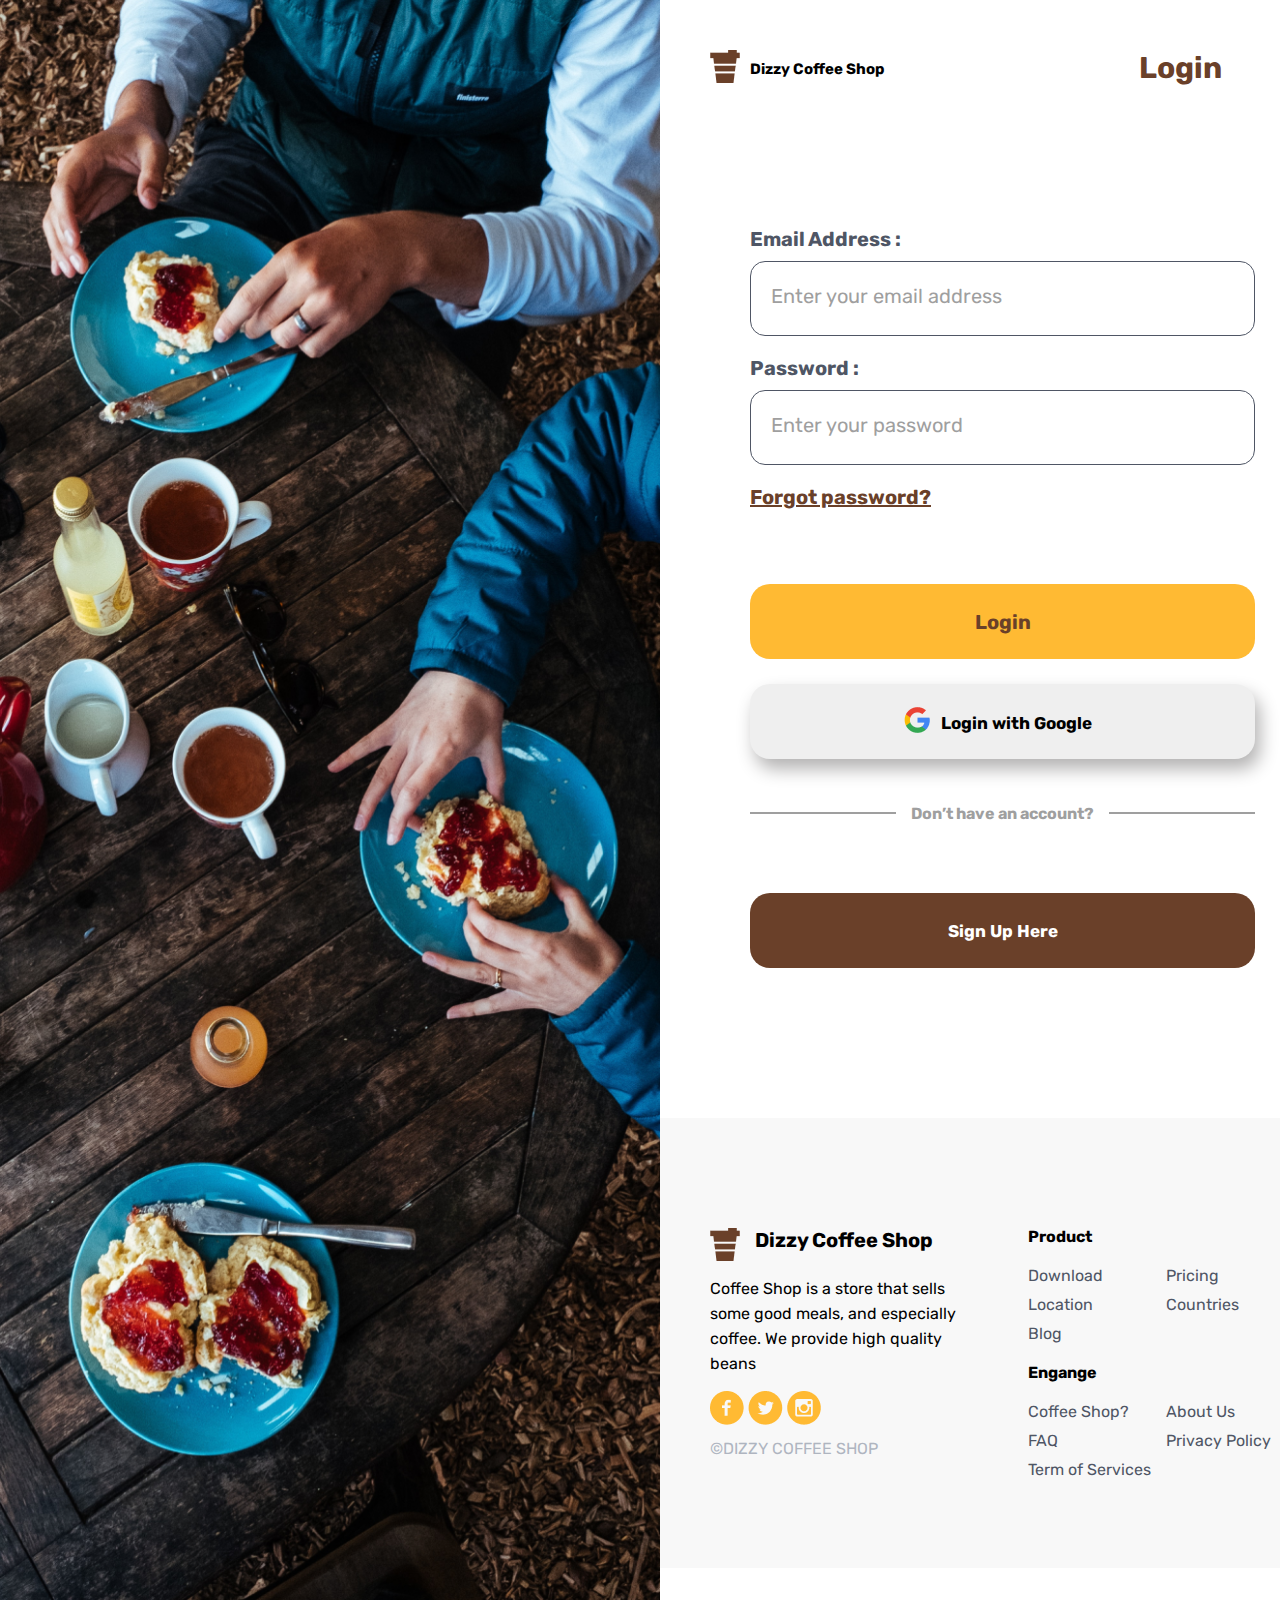
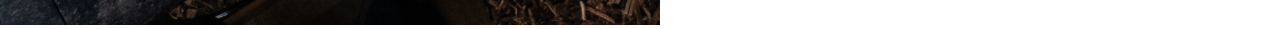
<file: login.html>
<!DOCTYPE html>
<html lang="en">

<head>
  <meta charset="UTF-8">
  <meta name="description" content="Signup Coffee Shop">
  <meta http-equiv="X-UA-Compatible" content="IE=edge">
  <meta name="viewport" content="width=device-width, initial-scale=1.0">
  <link rel="stylesheet" href="/assets/index.css">
  <title>LOGIN</title>
</head>

<body>
  <div class="container-signup">
    <aside class="picture">
      <img class="image-aside" src="/assets/img/signup.png" alt="signup-aside">
    </aside>
    <div class="containter-main-footer-signup">
      <main class="main-signup">
        <header class="main-header-signup">
          <a href="index.html">
            <img src="/assets/img/logo.png" alt="logo-coffeeshop">
          </a>
          <a href="index.html" class="header-brand-signup" style="text-decoration: none; color: black;">
            <p">Dizzy Coffee Shop</p>
          </a>
          <p class="header-title-signup">Login</p>
        </header>
        <form class="main-form-signup">
          <label class="label-signup" for="email">Email Address :</label>
          <input class="input-signup" type="email" name="email" id="email" placeholder="Enter your email address">
          <label class="label-signup" for="password">Password :</label>
          <input class="input-signup" type="password" name="password" id="password" placeholder="Enter your password">
          <p class="forgot-password">Forgot password?</p>
          <button class="button-signup normal" type="submit">Login</button>
          <button class="button-signup google" type="submit"><img class="google-button" src="/assets/img/google.png"
              alt="google-logo">Login with Google</button>
          <section class="has-account">
            <div class="underline"></div>
            <p class="already-account">Don’t have an account?</p>
            <div class="underline"></div>
          </section>
          <button class="button-signup login" type="submit"><a style="text-decoration: none; color:white;"
              href="signup.html">Sign Up Here</a></button>
        </form>
      </main>
      <footer class="footer-content">
        <div class="footer-side">
          <div class="footer-title-signup">
            <img src="/assets/img/logo.png" alt="logo-coffeschop">
            <p class="footer-title">Dizzy Coffee Shop</p>
          </div>
          <p class="footer-desc">Coffee Shop is a store that sells some good meals, and especially coffee. We provide
            high quality beans</p>
          <div class="footer-logo">
            <img src="/assets/img/facebook.png" alt="facebook-logo">
            <img src="/assets/img/twitter.png" alt="twitter-logo">
            <img src="/assets/img/instagram.png" alt="instagram-logo">
          </div>
          <p class="copy-right">©DIZZY COFFEE SHOP</p>
        </div>
        <div class="footer-info">
          <p class="title-info-footer">Product</p>
          <div class="product-info-signup">
            <p class="info-detail">Download</p>
            <p class="info-detail">Pricing</p>
            <p class="info-detail">Location</p>
            <p class="info-detail">Countries</p>
            <p class="info-detail">Blog</p>
          </div>
          <p class="title-info-footer">Engange</p>
          <div class="product-info-signup">
            <p class="info-detail">Coffee Shop?</p>
            <p class="info-detail">About Us</p>
            <p class="info-detail">FAQ</p>
            <p class="info-detail">Privacy Policy</p>
            <p class="info-detail">Term of Services</p>
          </div>
        </div>
      </footer>
    </div>
  </div>
</body>

</html>
</file>
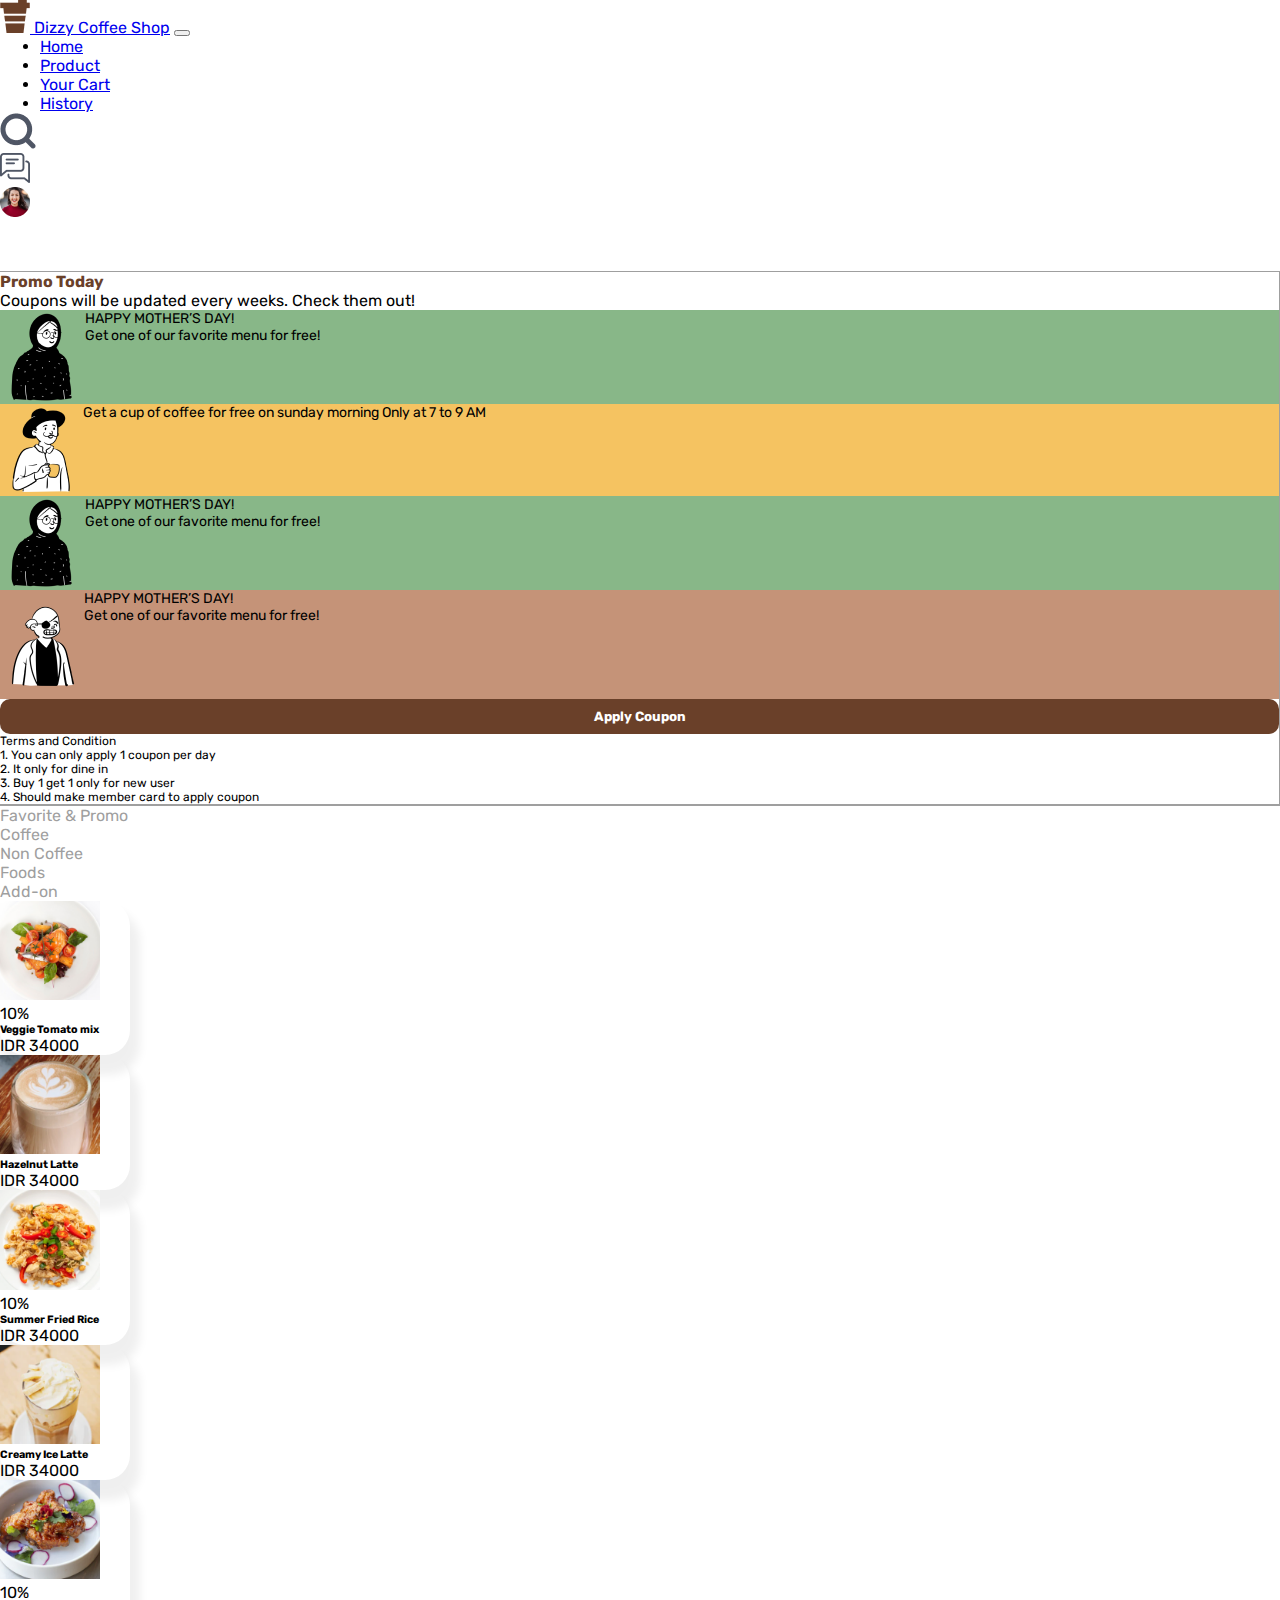
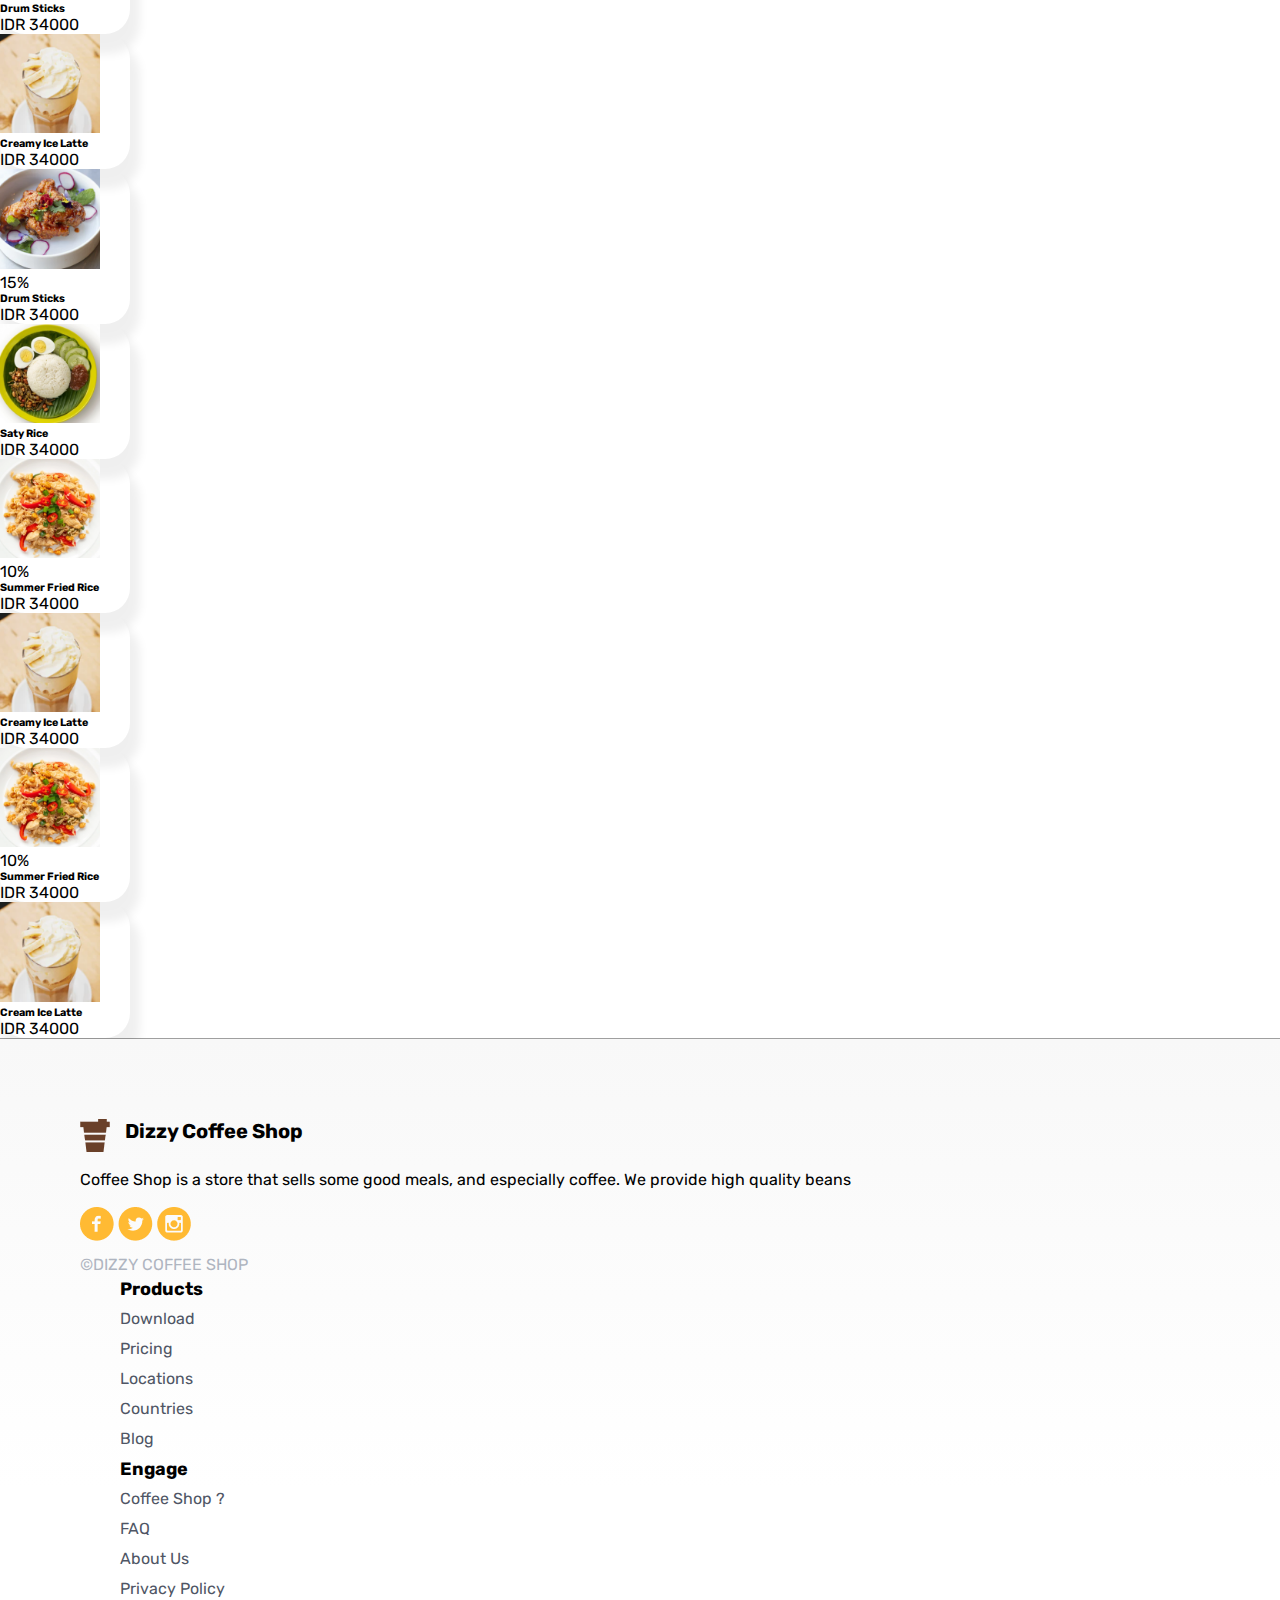
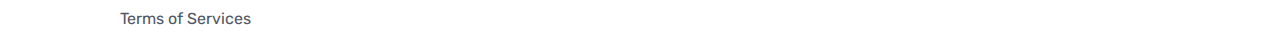
<file: products.html>
<!DOCTYPE html>
<html lang="en">

<head>
  <meta charset="UTF-8">
  <meta name="description" content="Home-COFEE-SHOP">
  <meta http-equiv="X-UA-Compatible" content="IE=edge">
  <meta name="viewport" content="width=device-width, initial-scale=1.0">
  <link href="https://cdn.jsdelivr.net/npm/bootstrap@5.2.0-beta1/dist/css/bootstrap.min.css" rel="stylesheet"
    integrity="sha384-0evHe/X+R7YkIZDRvuzKMRqM+OrBnVFBL6DOitfPri4tjfHxaWutUpFmBp4vmVor" crossorigin="anonymous">
  <link rel="stylesheet" href="/assets/index.css">
  <title>Products</title>
</head>

<body>
  <nav class="navbar navbar-expand-lg navbar-light navbar-products">
    <div class="container">
      <a class="navbar-brand brand" href="#">
        <img src="/assets/img/logo.png" alt="logo-brand" width="" height=""> Dizzy Coffee Shop</a>
      <button class="navbar-toggler" type="button" data-bs-toggle="collapse" data-bs-target="#navbarNav"
        aria-controls="navbarNav" aria-expanded="false" aria-label="Toggle navigation">
        <span class="navbar-toggler-icon"></span>
      </button>
      <div class="collapse navbar-collapse mr-auto" id="navbarNav">
        <ul class="navbar-nav mx-auto">
          <li class="nav-item">
            <a class="nav-link" aria-current="page" href="/index.html">Home</a>
          </li>
          <li class="nav-item">
            <a class="nav-link active" href="#">Product</a>
          </li>
          <li class="nav-item">
            <a class="nav-link" href="#">Your Cart</a>
          </li>
          <li class="nav-item">
            <a class="nav-link" href="#">History</a>
          </li>
        </ul>
        <div class="left-nav-group row">
          <div class="col-md">
            <img src="/assets/img/search.png" alt="search">
          </div>
          <div class="col-md">
            <a href="#"><img src="/assets/img/chat.png" alt="search"></a>
          </div>
          <div class="col-md">
            <a href="/profile.html"><img src="/assets/img/ava.png" alt="avatar"></a>
          </div>
        </div>
      </div>
    </div>
  </nav>

  <main>
    <div class="container-fluid">
      <div class="row">
        <div class="col-md-4 p-5 align-items-center align-content-center column-1">
          <h4 class="first-column-products fw-bold mt-2 text-center align-items-center">
            Promo Today
          </h4>
          <p class="coupon-info text-center">
            Coupons will be updated every weeks. Check them out!
          </p>
          <div class="card text-bg-green mb-3 p-1 border-0">
            <div class="card-body-1">
              <img src="/assets/img/ava-coupon-3.png" alt="ava-coupon">
              <p class="card-text-1">
                HAPPY MOTHER’S DAY!<br>
                Get one of our favorite menu for free!
              </p>
            </div>
          </div>
          <div class="card text-bg-cream mb-3 p-1 border-0">
            <div class="card-body-1">
              <img src="/assets/img/ava-coupon-2.png" alt="ava-coupon">
              <p class="card-text-1">
                Get a cup of coffee for free on sunday morning
                Only at 7 to 9 AM
              </p>
            </div>
          </div>
          <div class="card text-bg-green mb-3 p-1 border-0">
            <div class="card-body-1">
              <img src="/assets/img/ava-coupon-3.png" alt="ava-coupon">
              <p class="card-text-1">
                HAPPY MOTHER’S DAY!<br>
                Get one of our favorite menu for free!
              </p>
            </div>
          </div>
          <div class="card text-bg-choco mb-1 p-1 border-0">
            <div class="card-body-1">
              <img src="/assets/img/ava-coupon-1.png" alt="ava-coupon">
              <p class="card-text-1">
                HAPPY MOTHER’S DAY!<br>
                Get one of our favorite menu for free!
              </p>
            </div>
          </div>
          <button type="button" class="btn btn-choco-2 mt-5">Apply Coupon</button>
          <div class="terms-condition">
            <p class="desc mt-3" style="font-size: 12px;">
              Terms and Condition<br>
              1. You can only apply 1 coupon per day<br>
              2. It only for dine in<br>
              3. Buy 1 get 1 only for new user<br>
              4. Should make member card to apply coupon<br>
            </p>
          </div>
        </div>
        <div class="col-md-8 p-5 column-2">
          <div class="row text-center mt-3 justify-content-between">
            <div class="col-2 col-lg-3">
              <a href="#" class="menu-products">
                <p>Favorite & Promo</p>
              </a>
            </div>
            <div class="col-1 col-lg-2">
              <a href="#" class="menu-products">
                <p>Coffee</p>
              </a>
            </div>
            <div class="col-1 col-lg-2">
              <a href="#" class="menu-products">
                <p>Non Coffee</p>
              </a>
            </div>
            <div class="col-1 col-lg-2">
              <a href="#" class="menu-products">
                <p>Foods</p>
              </a>
            </div>
            <div class="col-1 col-lg-2">
              <a href="#" class="menu-products">
                <p>Add-on</p>
              </a>
            </div>
          </div>
          <div class="row mt-5">
            <div class="col-6 col-md-4 col-lg-3">
              <div class="card card-products border-0 align-items-center text-center mb-5">
                <img src="/assets/img/veggie.png" class="card-img-top rounded-circle" alt="...">
                <span class="text-dark position-absolute translate-middle-y badge rounded-pill bg-white"
                  style="top:50px; left:100px;">
                  10%
                </span>
                </img>
                <div class="card-body">
                  <h6 class="card-title">Veggie Tomato mix</h6>
                  <p class="card-text">IDR 34000</p>
                </div>
              </div>
            </div>
            <div class="col-6 col-md-4 col-lg-3">
              <div class="card card-products border-0 align-items-center text-center mb-5">
                <img src="/assets/img/hazelnut.png" class="card-img-top rounded-circle" alt="...">
                <div class="card-body">
                  <h6 class="card-title">Hazelnut Latte</h6>
                  <p class="card-text">IDR 34000</p>
                </div>
              </div>
            </div>
            <div class="col-6 col-md-4 col-lg-3">
              <div class="card card-products border-0 align-items-center text-center mb-5">
                <img src="/assets/img/summer.png" class="card-img-top rounded-circle" alt="...">
                <span class="text-dark position-absolute translate-middle-y badge rounded-pill bg-white"
                  style="top:50px; left:100px;">
                  10%
                </span>
                </img>
                <div class="card-body">
                  <h6 class="card-title">Summer Fried Rice</h6>
                  <p class="card-text">IDR 34000</p>
                </div>
              </div>
            </div>
            <div class="col-6 col-md-4 col-lg-3">
              <div class="card card-products border-0 align-items-center text-center mb-5">
                <img src="/assets/img/creamyice.png" class="card-img-top rounded-circle" alt="...">
                <div class="card-body">
                  <h6 class="card-title">Creamy Ice Latte</h6>
                  <p class="card-text">IDR 34000</p>
                </div>
              </div>
            </div>
            <div class="col-6 col-md-4 col-lg-3">
              <div class="card card-products border-0 align-items-center text-center mb-5">
                <img src="/assets/img/drum-sticks.png" class="card-img-top rounded-circle" alt="...">
                <span class="text-dark position-absolute translate-middle-y badge rounded-pill bg-white"
                  style="top:50px; left:100px;">
                  10%
                </span>
                </img>
                <div class="card-body">
                  <h6 class="card-title">Drum Sticks</h6>
                  <p class="card-text">IDR 34000</p>
                </div>
              </div>
            </div>
            <div class="col-6 col-md-4 col-lg-3">
              <div class="card card-products border-0 align-items-center text-center mb-5">
                <img src="/assets/img/creamyice.png" class="card-img-top rounded-circle" alt="...">
                <div class="card-body">
                  <h6 class="card-title">Creamy Ice Latte</h6>
                  <p class="card-text">IDR 34000</p>
                </div>
              </div>
            </div>
            <div class="col-6 col-md-4 col-lg-3">
              <div class="card card-products border-0 align-items-center text-center mb-5">
                <img src="/assets/img/drum-sticks.png" class="card-img-top rounded-circle" alt="...">
                <span class="text-dark position-absolute translate-middle-y badge bg-white"
                  style="top:50px; left:100px;">15%</span>
                </img>
                <div class="card-body">
                  <h6 class="card-title">Drum Sticks</h6>
                  <p class="card-text">IDR 34000</p>
                </div>
              </div>
            </div>
            <div class="col-6 col-md-4 col-lg-3">
              <div class="card card-products border-0 align-items-center text-center mb-5">
                <img src="/assets/img/salty-rice.png" class="card-img-top rounded-circle" alt="...">
                <div class="card-body">
                  <h6 class="card-title">Saty Rice</h6>
                  <p class="card-text">IDR 34000</p>
                </div>
              </div>
            </div>
            <div class="col-6 col-md-4 col-lg-3">
              <div class="card card-products border-0 align-items-center text-center mb-5">
                <img src="/assets/img/summer.png" class="card-img-top rounded-circle" alt="...">
                <span class="text-dark position-absolute translate-middle-y badge rounded-pill bg-white"
                  style="top:50px; left:100px;">
                  10%
                </span>
                </img>
                <div class="card-body">
                  <h6 class="card-title">Summer Fried Rice</h6>
                  <p class="card-text">IDR 34000</p>
                </div>
              </div>
            </div>
            <div class="col-6 col-md-4 col-lg-3">
              <div class="card card-products border-0 align-items-center text-center mb-5">
                <img src="/assets/img/creamyice.png" class="card-img-top rounded-circle" alt="...">
                <div class="card-body">
                  <h6 class="card-title">Creamy Ice Latte</h6>
                  <p class="card-text">IDR 34000</p>
                </div>
              </div>
            </div>
            <div class="col-6 col-md-4 col-lg-3">
              <div class="card card-products border-0 align-items-center text-center mb-5">
                <img src="/assets/img/summer.png" class="card-img-top rounded-circle" alt="...">
                <span class="text-dark position-absolute translate-middle-y badge rounded-pill bg-white"
                  style="top:50px; left:100px;">
                  10%
                </span>
                </img>
                <div class="card-body">
                  <h6 class="card-title">Summer Fried Rice</h6>
                  <p class="card-text">IDR 34000</p>
                </div>
              </div>
            </div>
            <div class="col-6 col-md-4 col-lg-3">
              <div class="card card-products border-0 align-items-center text-center">
                <img src="/assets/img/creamyice.png" class="card-img-top rounded-circle" alt="...">
                <div class="card-body">
                  <h6 class="card-title">Cream Ice Latte</h6>
                  <p class="card-text">IDR 34000</p>
                </div>
              </div>
            </div>
          </div>
        </div>
      </div>
    </div>
  </main>

  <footer class="footer-products">
    <div class="row justify-content-between">
      <div class="col-md-6 col-lg-4">
        <div class="footer-side">
          <div class="footer-title-signup">
            <img src="/assets/img/logo.png" alt="logo-coffeschop">
            <p class="footer-title"> Dizzy Coffee Shop</p>
          </div>
          <p class="footer-desc">Coffee Shop is a store that sells some good meals, and especially coffee. We provide
            high quality beans</p>
          <div class="footer-logo">
            <img src="/assets/img/facebook.png" alt="facebook-logo">
            <img src="/assets/img/twitter.png" alt="twitter-logo">
            <img src="/assets/img/instagram.png" alt="instagram-logo">
          </div>
          <p class="copy-right">©DIZZY COFFEE SHOP</p>
        </div>
      </div>
      <div class="col-md-6 mt-3">
        <div class="row">
          <div class="col-6 col-md-4">
            <ul class="list-footer-product">
              <li class="list-title-footer">Products</li>
              <a href="#">
                <li>Download</li>
              </a>
              <a href="#">
                <li>Pricing</li>
              </a>
              <a href="#">
                <li>Locations</li>
              </a>
              <a href="#">
                <li>Countries</li>
              </a>
              <a href="#">
                <li>Blog</li>
              </a>
            </ul>
          </div>
          <div class="col-6">
            <ul class="list-footer-product">
              <li class="list-title-footer">Engage</li>
              <a href="#">
                <li>Coffee Shop ?</li>
              </a>
              <a href="#">
                <li>FAQ</li>
              </a>
              <a href="#">
                <li>About Us</li>
              </a>
              <a href="#">
                <li>Privacy Policy</li>
              </a>
              <a href="#">
                <li>Terms of Services</li>
              </a>
            </ul>
          </div>
        </div>
      </div>
    </div>
  </footer>

  <script src="https://cdn.jsdelivr.net/npm/bootstrap@5.0.2/dist/js/bootstrap.bundle.min.js"
    integrity="sha384-MrcW6ZMFYlzcLA8Nl+NtUVF0sA7MsXsP1UyJoMp4YLEuNSfAP+JcXn/tWtIaxVXM" crossorigin="anonymous">
  </script>
</body>

</html>
</file>
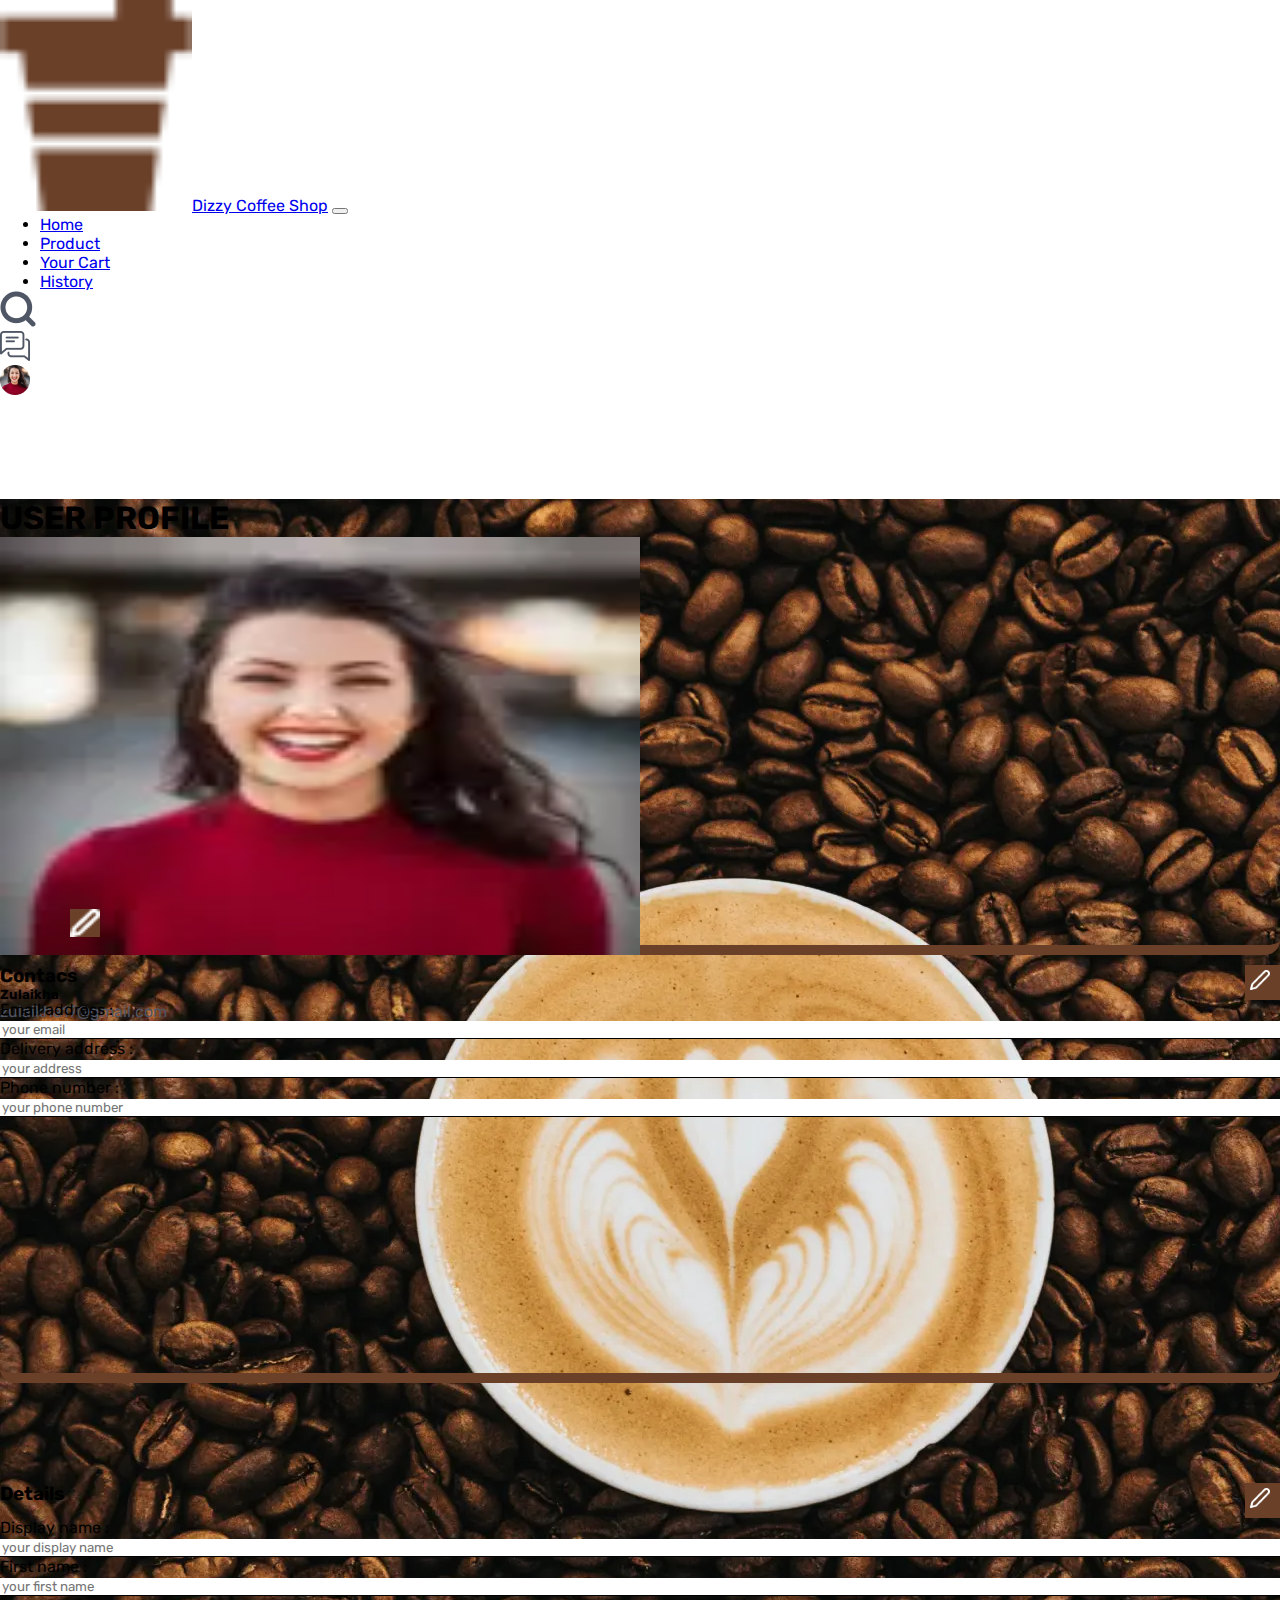
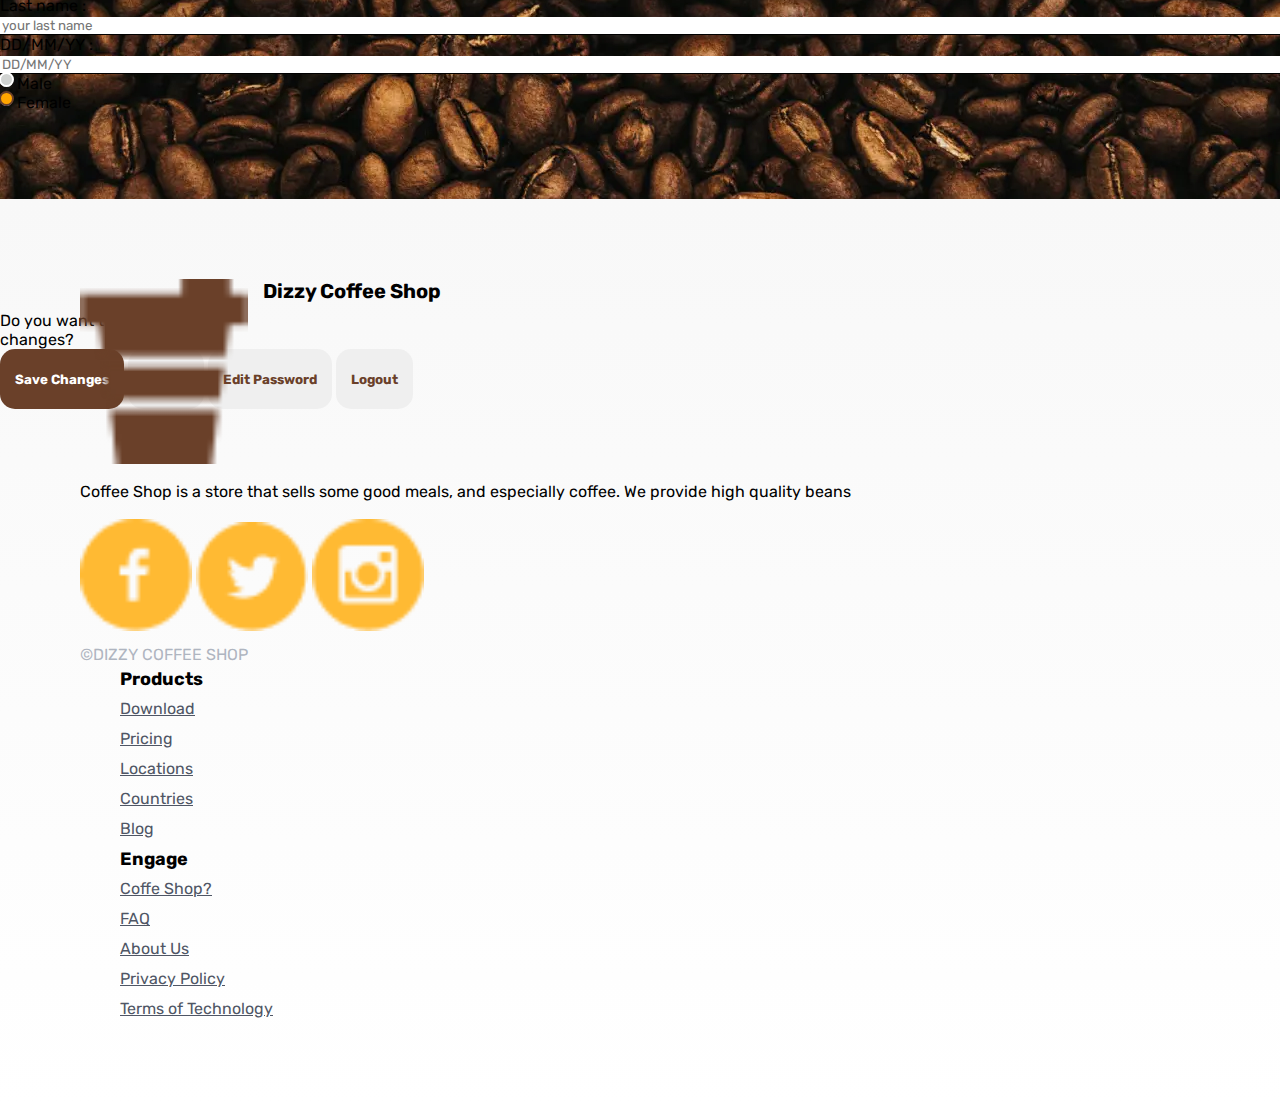
<file: profile.html>
<!DOCTYPE html>
<html lang="en">

<head>
  <meta charset="UTF-8">
  <meta name="description" content="Home-COFEE-SHOP">
  <meta http-equiv="X-UA-Compatible" content="IE=edge">
  <meta name="viewport" content="width=device-width, initial-scale=1.0">
  <link href="https://cdn.jsdelivr.net/npm/bootstrap@5.0.2/dist/css/bootstrap.min.css" rel="stylesheet"
    integrity="sha384-EVSTQN3/azprG1Anm3QDgpJLIm9Nao0Yz1ztcQTwFspd3yD65VohhpuuCOmLASjC" crossorigin="anonymous">
  <link rel="stylesheet" href="/assets/index.css">
  <title>PROFILE</title>
</head>

<body>
  <nav class="navbar navbar-expand-lg navbar-light">
    <div class="container">
      <a class="navbar-brand brand" href="#">
        <img src="/assets/img/logo.png" alt="logo-brand" class="logo-brand">Dizzy Coffee Shop</a>
      <button class="navbar-toggler" type="button" data-bs-toggle="collapse" data-bs-target="#navbarNav"
        aria-controls="navbarNav" aria-expanded="false" aria-label="Toggle navigation">
        <span class="navbar-toggler-icon"></span>
      </button>
      <div class="collapse navbar-collapse mr-auto" id="navbarNav">
        <ul class="navbar-nav mx-auto">
          <li class="nav-item">
            <a class="nav-link" aria-current="page" href="/index.html">Home</a>
          </li>
          <li class="nav-item">
            <a class="nav-link" href="/products.html">Product</a>
          </li>
          <li class="nav-item">
            <a class="nav-link" href="#">Your Cart</a>
          </li>
          <li class="nav-item">
            <a class="nav-link" href="#">History</a>
          </li>
        </ul>
        <div class="left-nav-group row">
          <div class="col-md">
            <a href="#"><img src="/assets/img/search.png" alt="search"></a>
          </div>
          <div class="col-md">
            <a href="#"><img src="/assets/img/chat.png" alt="search"></a>
          </div>
          <div class="col-md">
            <a href="/profile.html"><img src="/assets/img/ava.png" alt="avatar"></a>
          </div>
        </div>
      </div>
    </div>
  </nav>
  <main class="main-user">
    <div class="main-content">
      <div class="container">
        <div class="row">
          <div class="col-md-4 col-sm-4 text-white  second-row-edit">
            <div class="title-profile-user">
              <h1 class="header-1">USER PROFILE</h1>
            </div>
          </div>
        </div>
        <div class="row first-row-edit justify-content-center">
          <div class="col-10 col-lg-4">
            <div class="card pt-3 text-center align-items-center edit-column-first">
              <img src="/assets/img/edit-profile.webp" class="card-img-top rounded-circle" alt="profile">
              <a href="#">
                <div class="logo-circle-first rounded-circle"><img src="/assets/img/pencil.png" alt="edit"
                    style="width: 100%; height: 100%;"></div>
              </a>
              <div class="card-body">
                <h5 class="display-name fw-bold">Zulaikha</h5>
                <p class="email-profile">zulaikha17@gmail.com</p>
                <p class="delivery-info mt-4">Has been ordered 15 products</p>
              </div>
            </div>
          </div>
          <div class="col-10 col-lg-8">
            <div class="card edit-column-first">
              <div class="card-body">
                <div class="contacts-logo-edit">
                  <div class="header-3">
                    <h3>Contacs</h3>
                  </div>
                  <div class="edit-logo">
                    <a href="#">
                      <div class="logo-circle-second text-center rounded-circle"><img src="/assets/img/pancil-2.png"
                          alt="edit" style="width: 80%; height: 80%;">
                      </div>
                    </a>
                  </div>
                </div>
                <div class="row">
                  <div class="col-md-6">
                    <div class="mb-3 mb-lg-5 mt-lg-5">
                      <label for="email" class="form-label">Email address :</label><br>
                      <input type="email" class="form-control-profile" id="email" placeholder="your email">
                    </div>
                    <div class="mb-lg-5">
                      <label for="address" class="form-label">Delivery address :</label><br>
                      <input type="text" class="form-control-profile" id="address" placeholder="your address">
                    </div>
                  </div>
                  <div class="col-md-6">
                    <div class="mt-3 mt-lg-5">
                      <label for="phone" class="form-label">Phone number :</label><br>
                      <input type="number" class="form-control-profile" id="phone" placeholder="your phone number">
                    </div>
                  </div>
                </div>
              </div>
            </div>
          </div>
        </div>
        <div class="row justify-content-between second-row-edit">
          <div class="col-6 col-lg-8">
            <div class="card edit-column-first">
              <div class="card-body">
                <div class="contacts-logo-edit">
                  <div class="header-3">
                    <h3>Details</h3>
                  </div>
                  <div class="edit-logo">
                    <a href="#">
                      <div class="logo-circle-second text-center rounded-circle"><img src="/assets/img/pancil-2.png"
                          alt="edit" style="width: 80%; height: 80%;">
                      </div>
                    </a>
                  </div>
                </div>
                <div class="row">
                  <div class="col-md-8">
                    <div class="mb-lg-5 mb-2">
                      <label for="display-name" class="form-label">Display name :</label><br>
                      <input type="text" class="form-control-profile" id="display-name" placeholder="your display name">
                    </div>
                    <div class="mb-lg-5 mb-2">
                      <label for="first-name" class="form-label">First name :</label><br>
                      <input type="text" class="form-control-profile" id="first-name" placeholder="your first name">
                    </div>
                    <div class="mb-lg-5 mb-2">
                      <label for="last-name" class="form-label">Last name :</label><br>
                      <input type="text" class="form-control-profile" id="last-name" placeholder="your last name">
                    </div>
                  </div>
                  <div class="col-md-4 col-sm-4 mb-lg-5 mb-2">
                    <div class="mb-lg-5 mb-2">
                      <label for="birthdate" class="form-label">DD/MM/YY :</label>
                      <input type="datetime" class="form-control-profile" id="birthdate" placeholder="DD/MM/YY">
                    </div>
                    <div class="form-check">
                      <input class="form-check-input" type="radio" name="flexRadioDefault" id="flexRadioDefault1">
                      <label class="form-check-label" for="flexRadioDefault1">
                        Male
                      </label>
                    </div>
                    <div class="form-check mt-3">
                      <input class="form-check-input" type="radio" name="flexRadioDefault" id="flexRadioDefault2"
                        checked>
                      <label class="form-check-label" for="flexRadioDefault2">
                        Female
                      </label>
                    </div>
                  </div>
                </div>
              </div>
            </div>
          </div>
          <div class="col-6 col-lg-4">
            <p class="question-edit fw-bold text-white text-center">Do you want to save the <br> changes?</p>
            <form class="form-input-profile d-flex flex-column gap-3">
              <button type="button" class="btn-footer btn-choco">Save Changes</button>
              <button type="button" class="btn-footer btn-warning">Cancel</button>
              <button type="button" class="btn-footer btn-light text-start">Edit Password</button>
              <button type="button" class="btn-footer btn-light text-start">Logout</button>
            </form>
          </div>
        </div>
      </div>
    </div>
  </main>
  <footer class="footer-profile">
    <div class="row justify-content-between footer-profile-info mt-5">
      <div class="col-12 col-md-12 col-lg-4">
        <div class="footer-side">
          <div class="footer-title-signup">
            <img src="/assets/img/logo.png" alt="logo-coffeshop" class="logo-brand">
            <p class="footer-title">Dizzy Coffee Shop</p>
          </div>
          <p class="footer-desc">Coffee Shop is a store that sells some good meals, and especially coffee. We provide
            high quality beans</p>
          <div class="footer-logo">
            <img src="/assets/img/facebook.png" alt="facebook-logo" class="logo-sosmed">
            <img src="/assets/img/twitter.png" alt="twitter-logo" class="logo-sosmed">
            <img src="/assets/img/instagram.png" alt="instagram-logo" class="logo-sosmed">
          </div>
          <p class="copy-right">©DIZZY COFFEE SHOP</p>
        </div>
      </div>
      <div class="col-12 col-md-12 col-lg-4 mt-3">
        <div class="row">
          <div class="col-6 col-md-4 col-lg-4">
            <ul class="list-footer-product">
              <li class="list-title-footer">Products</li>
              <li><a href="#" class="text-decoration-none" style="color: #4F5665;">Download</a></li>
              <li><a href="#" class="text-decoration-none" style="color: #4F5665;">Pricing</a></li>
              <li><a href="#" class="text-decoration-none" style="color: #4F5665;">Locations</a></li>
              <li><a href="#" class="text-decoration-none" style="color: #4F5665;">Countries</a></li>
              <li><a href="#" class="text-decoration-none" style="color: #4F5665;">Blog</a></li>
              </a>
            </ul>
          </div>
          <div class="col-6 col-md-4 col-lg-6">
            <ul class="list-footer-product">
              <li class="list-title-footer">Engage</li>
              <li><a href="#" class="text-decoration-none" style="color: #4F5665;">Coffe Shop?</a></li>
              <li><a href="#" class="text-decoration-none" style="color: #4F5665;">FAQ</a></li>
              <li><a href="#" class="text-decoration-none" style="color: #4F5665;">About Us</a></li>
              <li><a href="#" class="text-decoration-none" style="color: #4F5665;">Privacy Policy</a></li>
              <li><a href="#" class="text-decoration-none" style="color: #4F5665;">Terms of Technology</a></li>
            </ul>
          </div>
        </div>
      </div>
    </div>
  </footer>
  <script src="https://cdn.jsdelivr.net/npm/bootstrap@5.0.2/dist/js/bootstrap.bundle.min.js"
    integrity="sha384-MrcW6ZMFYlzcLA8Nl+NtUVF0sA7MsXsP1UyJoMp4YLEuNSfAP+JcXn/tWtIaxVXM" crossorigin="anonymous">
  </script>
</body>

</html>
</file>
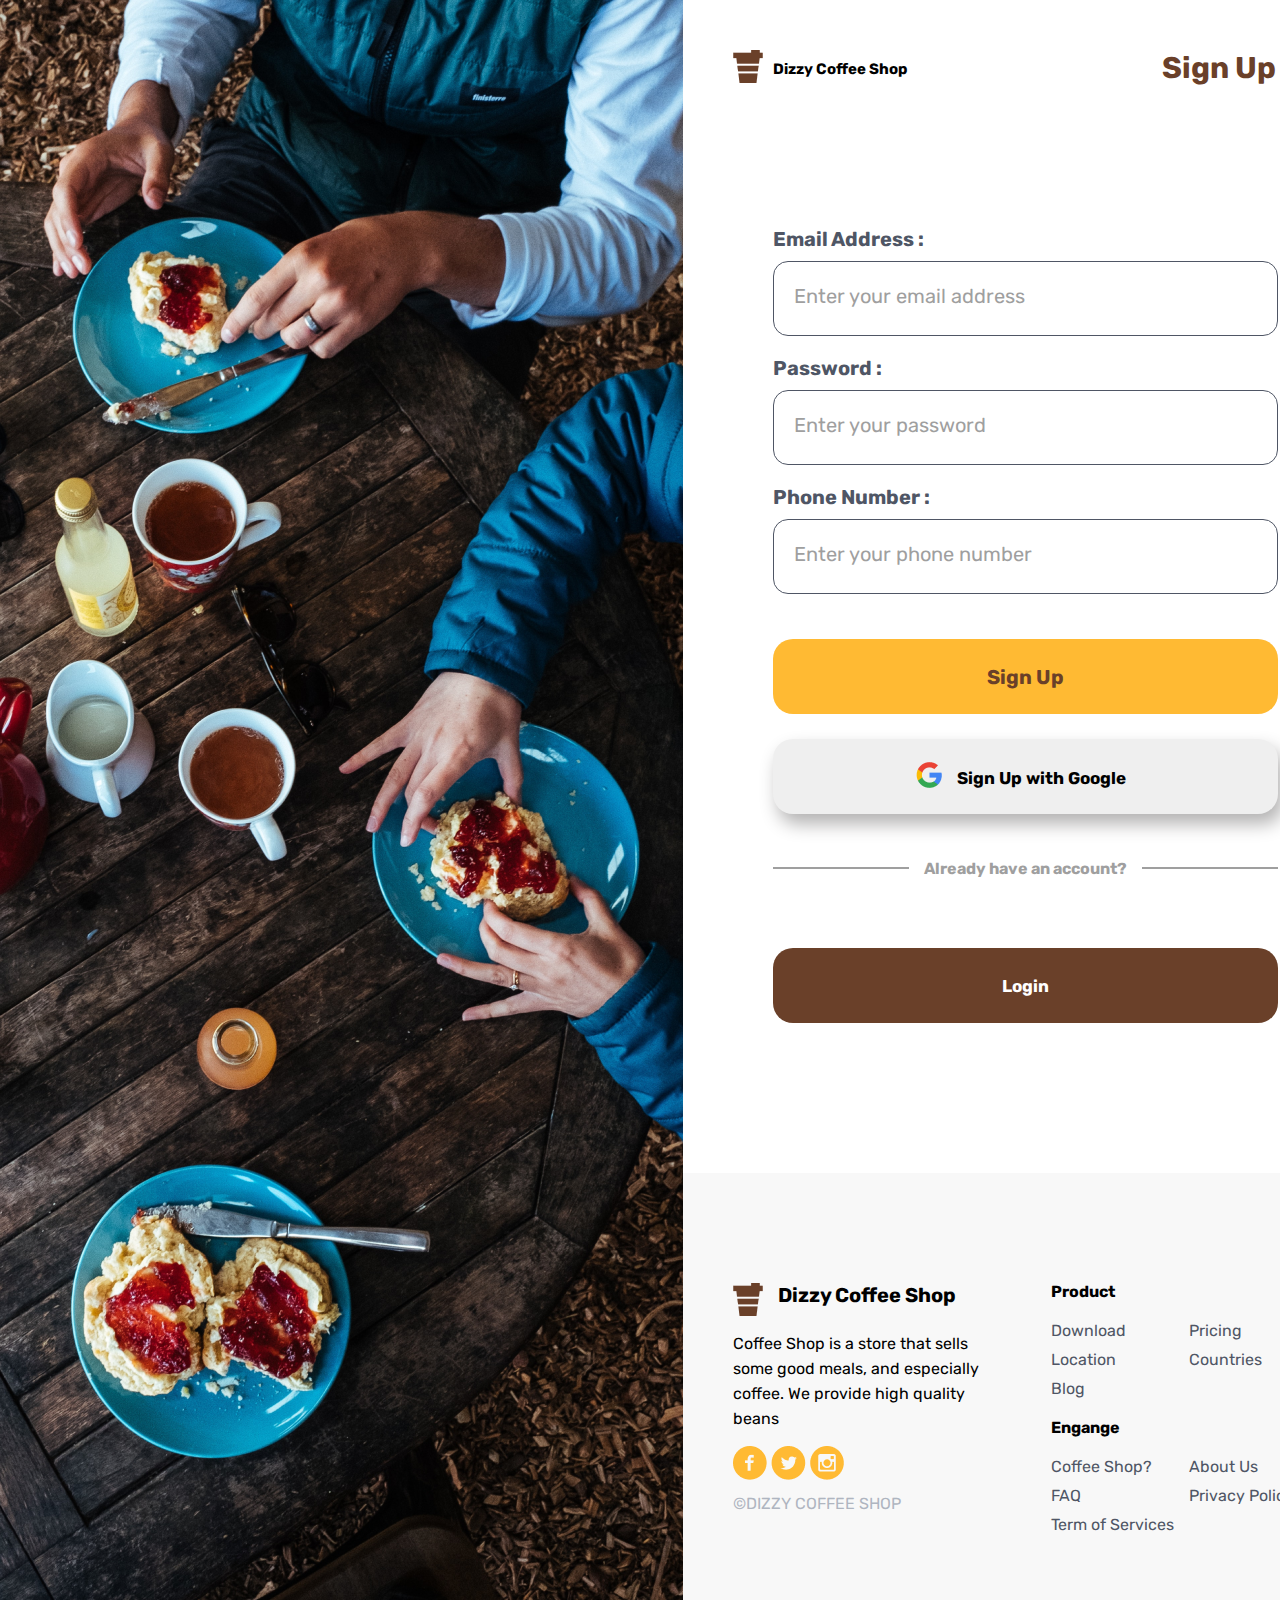
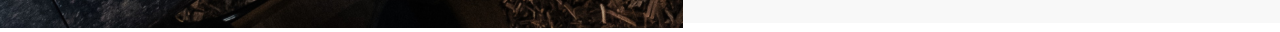
<file: signup.html>
<!DOCTYPE html>
<html lang="en">

<head>
  <meta charset="UTF-8">
  <meta name="description" content="Signup Coffee Shop">
  <meta http-equiv="X-UA-Compatible" content="IE=edge">
  <meta name="viewport" content="width=device-width, initial-scale=1.0">
  <link rel="stylesheet" href="/assets/index.css">
  <title>SIGN UP</title>
</head>

<body>
  <div class="container-signup">
    <aside class="picture">
      <img class="image-aside-signup" src="/assets/img/signup.png" alt="signup-aside">
    </aside>
    <div class="containter-main-footer-signup">
      <main class="main-signup">
        <header class="main-header-signup">
          <a href="index.html">
            <img src="/assets/img/logo.png" alt="logo-coffeeshop">
          </a>
          <a href="index.html" style="text-decoration: none; color: black;" class="header-brand-signup">
            <p">Dizzy Coffee Shop</p>
          </a>
          <p class="header-title-signup">Sign Up</p>
        </header>
        <form class="main-form-signup">
          <label class="label-signup" for="email">Email Address :</label>
          <input class="input-signup" type="email" name="email" id="email" placeholder="Enter your email address">
          <label class="label-signup" for="password">Password :</label>
          <input class="input-signup" type="password" name="password" id="password" placeholder="Enter your password">
          <label class="label-signup" for="phone">Phone Number :</label>
          <input class="input-signup" type="phone" name="phone" id="phone" placeholder="Enter your phone number">
          <button class="button-signup normal" type="submit">Sign Up</button>
          <button class="button-signup google" type="submit"><img class="google-button" src="/assets/img/google.png"
              alt="google-logo"> Sign Up with Google</button>
          <section class="has-account">
            <div class="underline"></div>
            <p class="already-account">Already have an account?</p>
            <div class="underline"></div>
          </section>
          <button class="button-signup login" type="submit"><a style="text-decoration: none; color:white;"
              href="login.html">Login</a></button>
        </form>
      </main>
      <footer class="footer-content-signup">
        <div class="footer-side">
          <div class="footer-title-signup">
            <img src="/assets/img/logo.png" alt="logo-coffeschop">
            <p class="footer-title">Dizzy Coffee Shop</p>
          </div>
          <p class="footer-desc">Coffee Shop is a store that sells some good meals, and especially coffee. We provide
            high quality beans</p>
          <div class="footer-logo">
            <img src="/assets/img/facebook.png" alt="facebook-logo">
            <img src="/assets/img/twitter.png" alt="twitter-logo">
            <img src="/assets/img/instagram.png" alt="instagram-logo">
          </div>
          <p class="copy-right">©DIZZY COFFEE SHOP</p>
        </div>
        <div class="footer-info">
          <p class="title-info-footer">Product</p>
          <div class="product-info-signup">
            <p class="info-detail">Download</p>
            <p class="info-detail">Pricing</p>
            <p class="info-detail">Location</p>
            <p class="info-detail">Countries</p>
            <p class="info-detail">Blog</p>
          </div>
          <p class="title-info-footer">Engange</p>
          <div class="product-info-signup">
            <p class="info-detail">Coffee Shop?</p>
            <p class="info-detail">About Us</p>
            <p class="info-detail">FAQ</p>
            <p class="info-detail">Privacy Policy</p>
            <p class="info-detail">Term of Services</p>
          </div>
        </div>
      </footer>
    </div>
  </div>
</body>

</html>
</file>
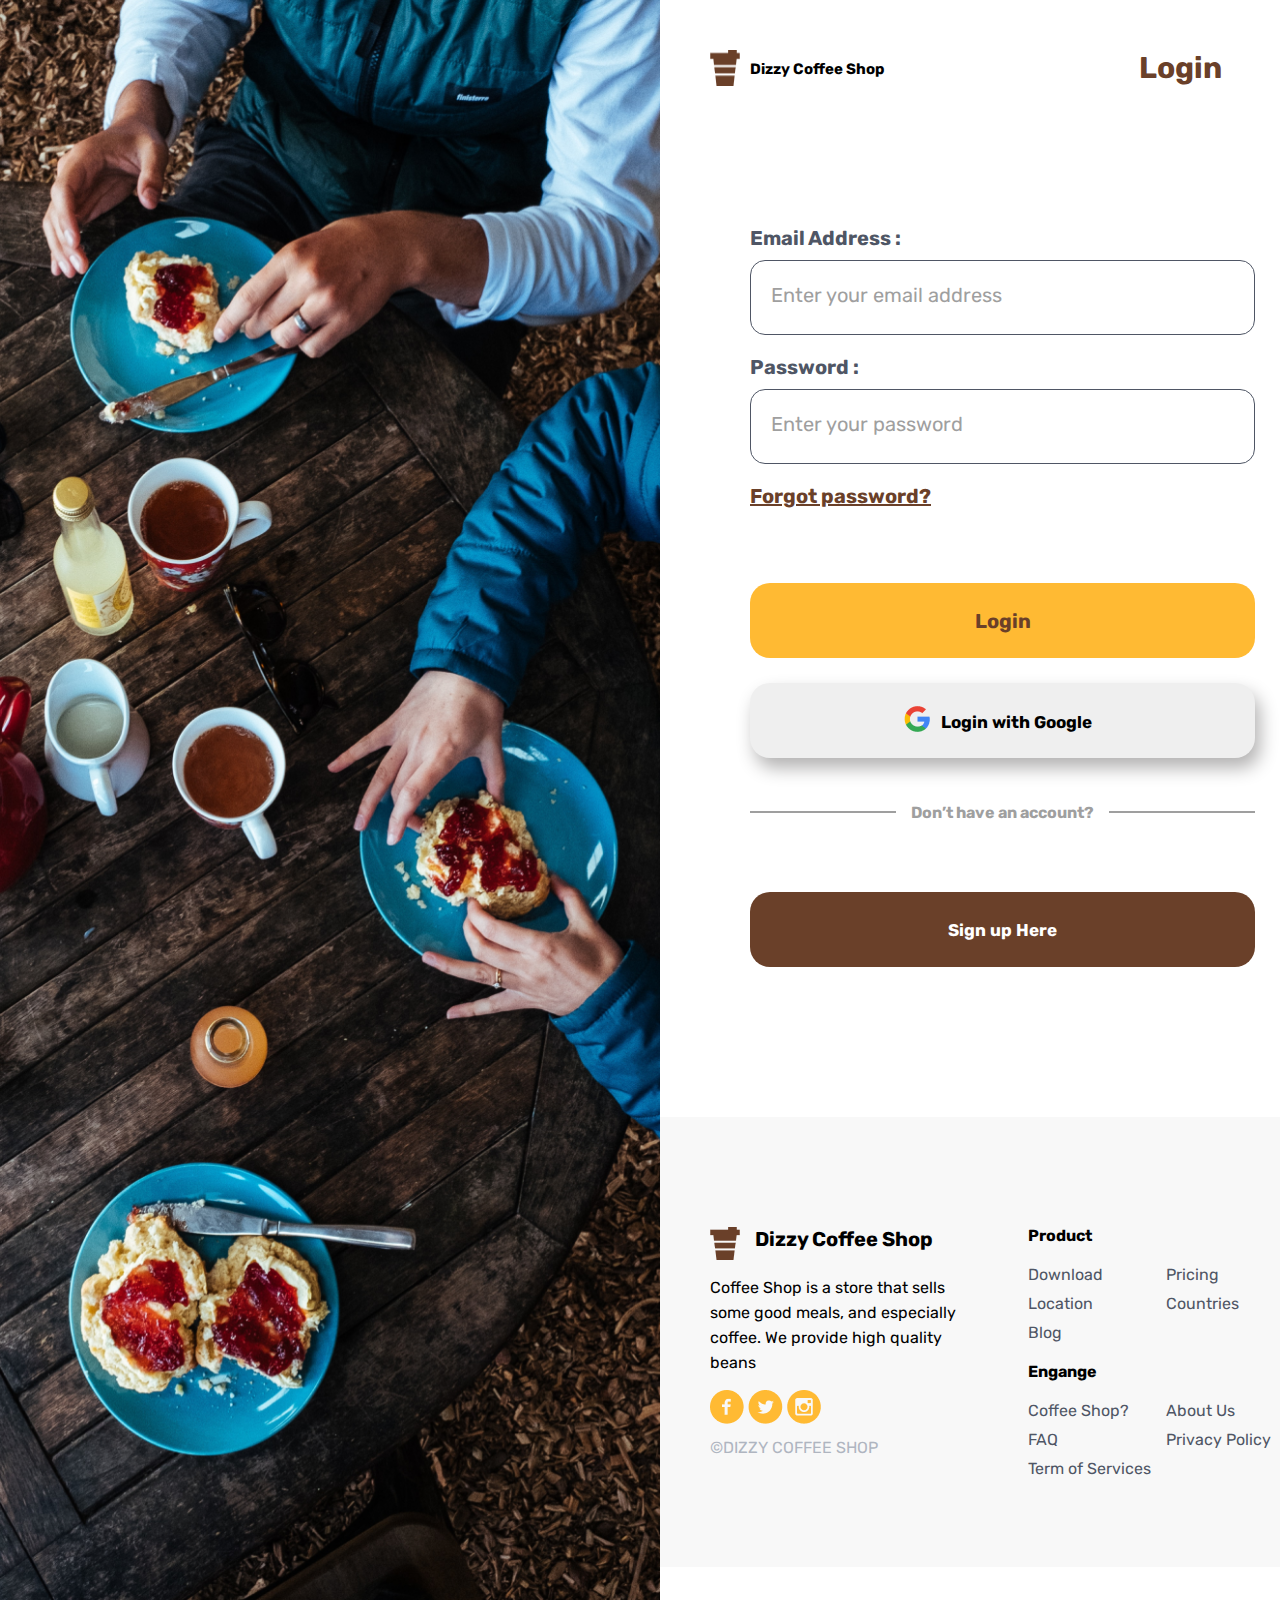
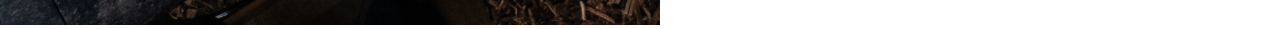
<file: page/login.html>
<!DOCTYPE html>
<html lang="en">
<head>
  <meta charset="UTF-8">
  <meta name="description" content="Signup Coffee Shop">
  <meta http-equiv="X-UA-Compatible" content="IE=edge">
  <meta name="viewport" content="width=device-width, initial-scale=1.0">
  <link rel="stylesheet" href="/assets/index.css">
  <title>LOGIN</title>
</head>
<body>
  <div class="container-signup">
    <aside class="picture">
      <img class="image-aside" src="/assets/img/signup.png" alt="signup-aside">
    </aside>
    <div class="containter-main-footer-signup">
      <main class="main-signup">
        <header class="main-header-signup">
          <img src="/assets/img/logo.png" alt="logo-coffeeshop">
          <p class="header-brand-signup">Dizzy Coffee Shop</p>
          <p class="header-title-signup">Login</p>
        </header>
        <form class="main-form-signup">
          <label class="label-signup" for="email">Email Address :</label>
          <input class="input-signup" type="email" name="email" id="email" placeholder="Enter your email address">
          <label class="label-signup" for="password">Password :</label>
          <input class="input-signup" type="password" name="password" id="password" placeholder="Enter your password">
          <p class="forgot-password">Forgot password?</p>
          <button class="button-signup normal" type="submit">Login</button>
          <button class="button-signup google" type="submit"><img class="google-button" src="/assets/img/google.png" alt="google-logo">Login with Google</button>
          <section class="has-account">
            <div class="underline"></div>
            <p class="already-account">Don’t have an account?</p>
            <div class="underline"></div>
          </section>
          <button class="button-signup login" type="submit">Sign up Here</button>
        </form>
      </main>
      <footer class="footer-content">
        <div class="footer-side">
          <div class="footer-title-signup">
            <img src="/assets/img/logo.png" alt="logo-coffeschop">
            <p class="footer-title">Dizzy Coffee Shop</p>
          </div>
          <p class="footer-desc">Coffee Shop is a store that sells some good meals, and especially coffee. We provide high quality beans</p>
          <div class="footer-logo">
            <img src="/assets/img/facebook.png" alt="facebook-logo">
            <img src="/assets/img/twitter.png" alt="twitter-logo">
            <img src="/assets/img/instagram.png" alt="instagram-logo">
          </div>
          <p class="copy-right">©DIZZY COFFEE SHOP</p>
        </div>
        <div class="footer-info">
          <p class="title-info-footer">Product</p>
          <div class="product-info-signup">
            <p class="info-detail">Download</p>
            <p class="info-detail">Pricing</p>
            <p class="info-detail">Location</p>
            <p class="info-detail">Countries</p>
            <p class="info-detail">Blog</p>
          </div>
          <p class="title-info-footer">Engange</p>
          <div class="product-info-signup">
            <p class="info-detail">Coffee Shop?</p>
            <p class="info-detail">About Us</p>
            <p class="info-detail">FAQ</p>
            <p class="info-detail">Privacy Policy</p>
            <p class="info-detail">Term of Services</p>
          </div>
        </div>
      </footer>
    </div>
  </div>
</body>
</html>
</file>
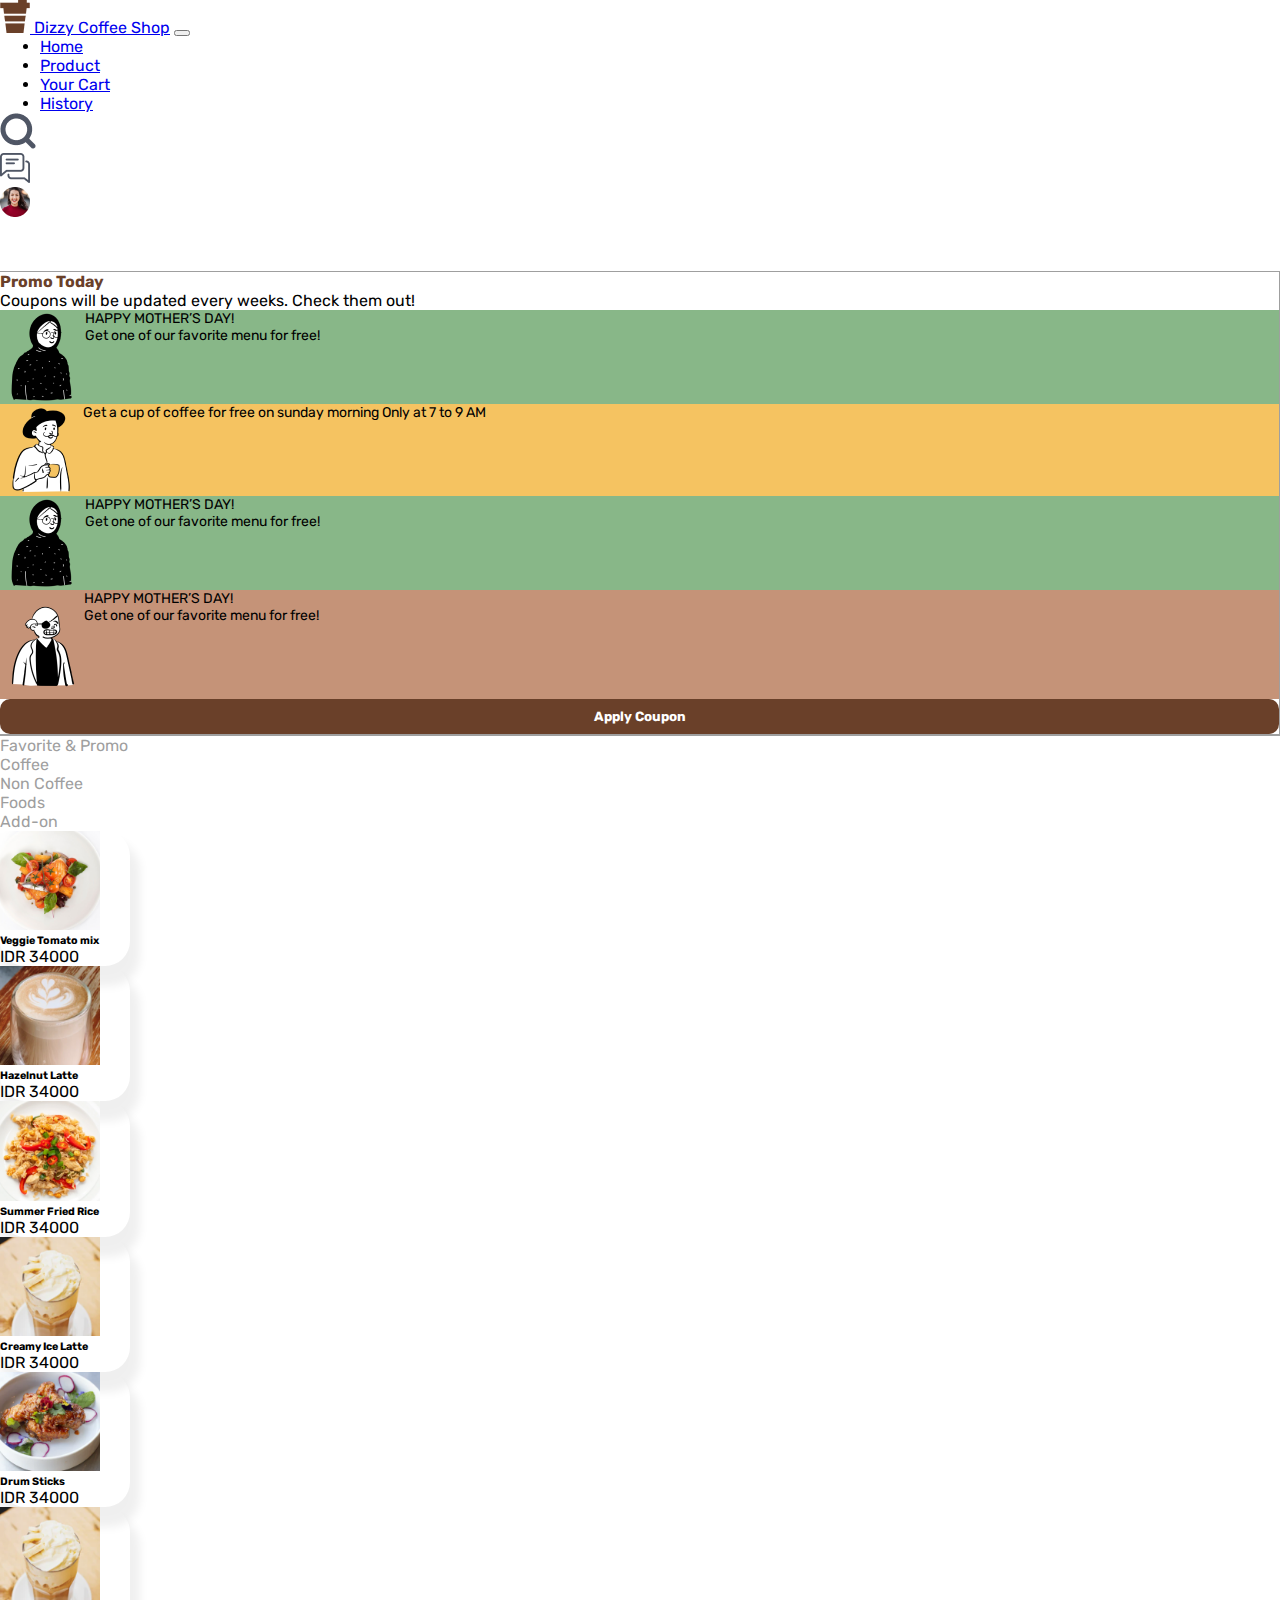
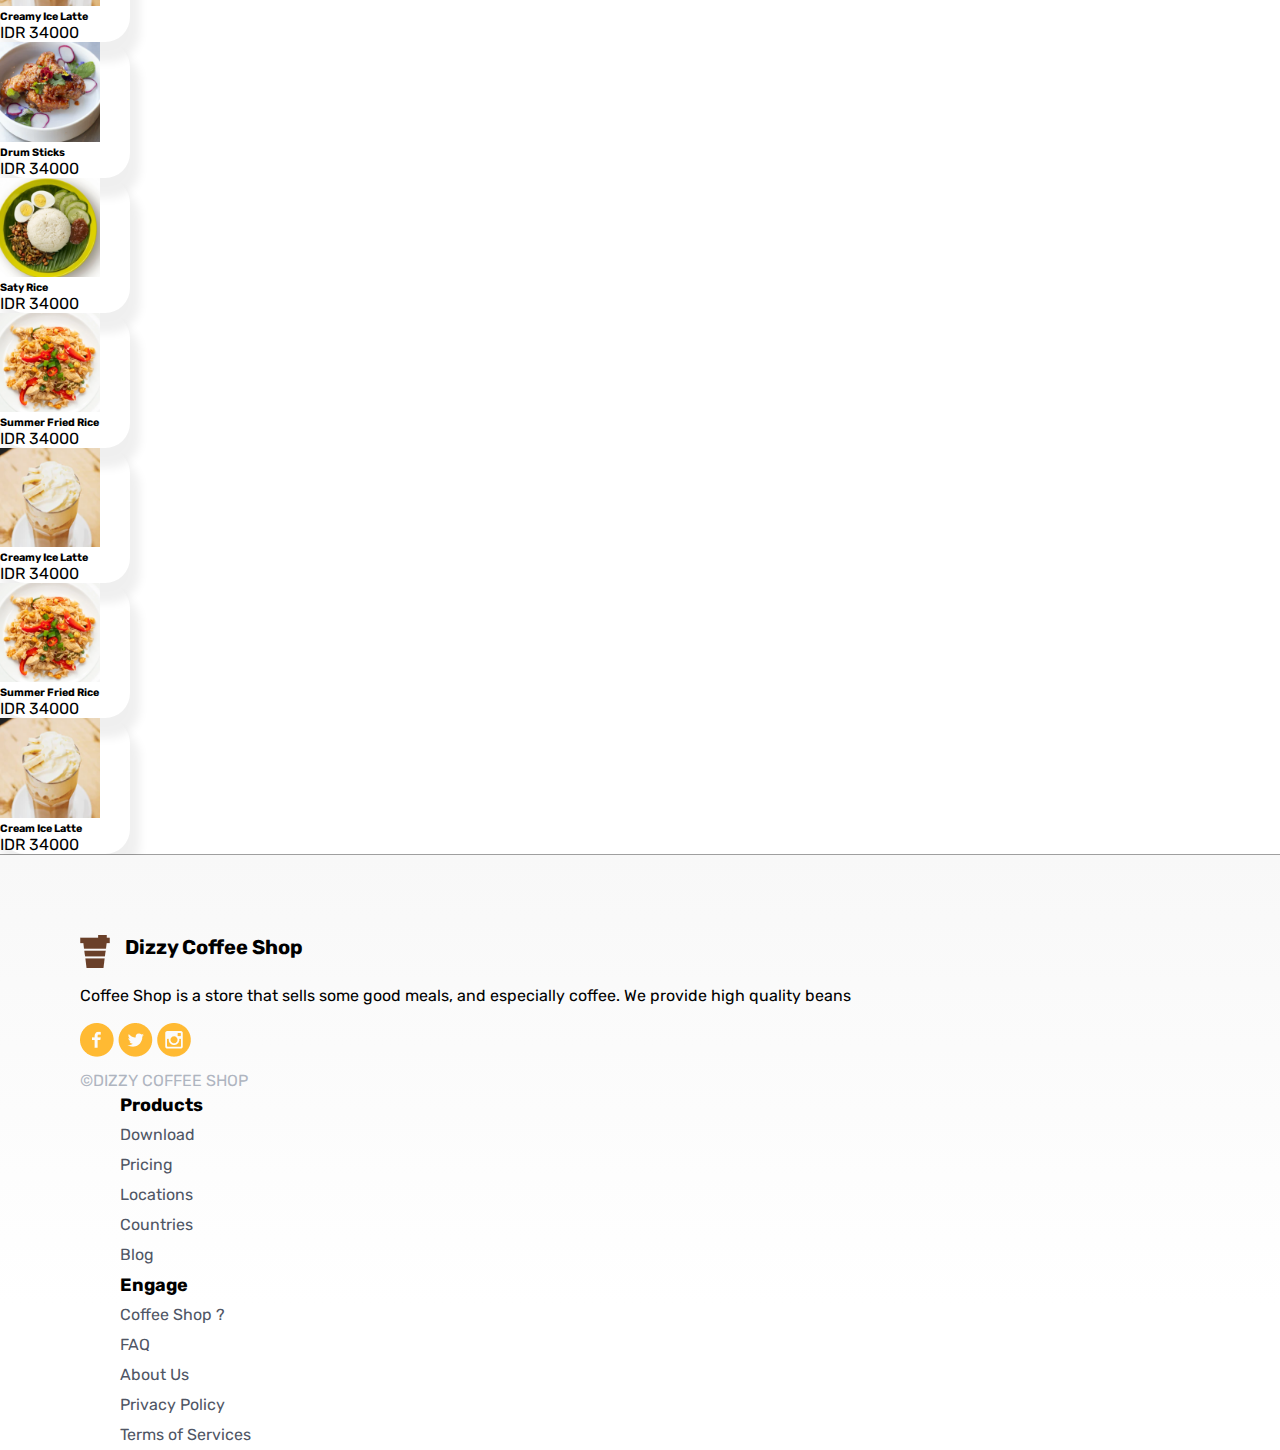
<file: page/products.html>
<!DOCTYPE html>
<html lang="en">

<head>
  <meta charset="UTF-8">
  <meta name="description" content="Home-COFEE-SHOP">
  <meta http-equiv="X-UA-Compatible" content="IE=edge">
  <meta name="viewport" content="width=device-width, initial-scale=1.0">
  <link href="https://cdn.jsdelivr.net/npm/bootstrap@5.2.0-beta1/dist/css/bootstrap.min.css" rel="stylesheet"
    integrity="sha384-0evHe/X+R7YkIZDRvuzKMRqM+OrBnVFBL6DOitfPri4tjfHxaWutUpFmBp4vmVor" crossorigin="anonymous">
  <link rel="stylesheet" href="/assets/index.css">
  <title>Products</title>
</head>

<body>
  <nav class="navbar navbar-expand-lg navbar-light navbar-products">
    <div class="container">
      <a class="navbar-brand brand" href="#">
        <img src="/assets/img/logo.png" alt="logo-brand" width="" height=""> Dizzy Coffee Shop</a>
      <button class="navbar-toggler" type="button" data-bs-toggle="collapse" data-bs-target="#navbarNav"
        aria-controls="navbarNav" aria-expanded="false" aria-label="Toggle navigation">
        <span class="navbar-toggler-icon"></span>
      </button>
      <div class="collapse navbar-collapse mr-auto" id="navbarNav">
        <ul class="navbar-nav mx-auto">
          <li class="nav-item">
            <a class="nav-link active" aria-current="page" href="#">Home</a>
          </li>
          <li class="nav-item">
            <a class="nav-link" href="#">Product</a>
          </li>
          <li class="nav-item">
            <a class="nav-link" href="#">Your Cart</a>
          </li>
          <li class="nav-item">
            <a class="nav-link" href="#">History</a>
          </li>
        </ul>
        <div class="left-nav-group row">
          <div class="col-md">
            <img src="/assets/img/search.png" alt="search">
          </div>
          <div class="col-md">
            <a href="#"><img src="/assets/img/chat.png" alt="search"></a>
          </div>
          <div class="col-md">
            <a href="#"><img src="/assets/img/ava.png" alt="avatar"></a>
          </div>
        </div>
      </div>
    </div>
  </nav>

  <main>
    <div class="container-fluid">
      <div class="row">
        <div class="col-md-4 p-5 align-items-center align-content-center column-1">
          <h4 class="first-column-products fw-bold mt-2 text-center align-items-center">
            Promo Today
          </h4>
          <p class="coupon-info text-center">
            Coupons will be updated every weeks. Check them out!
          </p>
          <div class="card text-bg-green mb-3 p-1 border-0">
            <div class="card-body-1">
              <img src="/assets/img/ava-coupon-3.png" alt="ava-coupon">
              <p class="card-text-1">
                HAPPY MOTHER’S DAY!<br>
                Get one of our favorite menu for free!
              </p>
            </div>
          </div>
          <div class="card text-bg-cream mb-3 p-1 border-0">
            <div class="card-body-1">
              <img src="/assets/img/ava-coupon-2.png" alt="ava-coupon">
              <p class="card-text-1">
                Get a cup of coffee for free on sunday morning
                Only at 7 to 9 AM
              </p>
            </div>
          </div>
          <div class="card text-bg-green mb-3 p-1 border-0">
            <div class="card-body-1">
              <img src="/assets/img/ava-coupon-3.png" alt="ava-coupon">
              <p class="card-text-1">
                HAPPY MOTHER’S DAY!<br>
                Get one of our favorite menu for free!
              </p>
            </div>
          </div>
          <div class="card text-bg-choco mb-1 p-1 border-0">
            <div class="card-body-1">
              <img src="/assets/img/ava-coupon-1.png" alt="ava-coupon">
              <p class="card-text-1">
                HAPPY MOTHER’S DAY!<br>
                Get one of our favorite menu for free!
              </p>
            </div>
          </div>
          <button type="button" class="btn btn-choco-2 mt-5">Apply Coupon</button>
        </div>
        <div class="col-md-8 p-5 column-2">
          <div class="row text-center mt-3 justify-content-between">
            <div class="col-2 col-lg-3">
              <a href="#" class="menu-products">
                <p>Favorite & Promo</p>
              </a>
            </div>
            <div class="col-1 col-lg-2">
              <a href="#" class="menu-products">
                <p>Coffee</p>
              </a>
            </div>
            <div class="col-1 col-lg-2">
              <a href="#" class="menu-products">
                <p>Non Coffee</p>
              </a>
            </div>
            <div class="col-1 col-lg-2">
              <a href="#" class="menu-products">
                <p>Foods</p>
              </a>
            </div>
            <div class="col-1 col-lg-2">
              <a href="#" class="menu-products">
                <p>Add-on</p>
              </a>
            </div>
          </div>
          <div class="row mt-5">
            <div class="col-4 col-lg-3">
              <div class="card card-products border-0 align-items-center text-center mb-5">
                <img src="/assets/img/veggie.png" class="card-img-top rounded-circle" alt="...">
                <div class="card-body">
                  <h6 class="card-title">Veggie Tomato mix</h6>
                  <p class="card-text">IDR 34000</p>
                </div>
              </div>
            </div>
            <div class="col-4 col-lg-3">
              <div class="card card-products border-0 align-items-center text-center mb-5">
                <img src="/assets/img/hazelnut.png" class="card-img-top rounded-circle" alt="...">
                <div class="card-body">
                  <h6 class="card-title">Hazelnut Latte</h6>
                  <p class="card-text">IDR 34000</p>
                </div>
              </div>
            </div>
            <div class="col-4 col-lg-3">
              <div class="card card-products border-0 align-items-center text-center mb-5">
                <img src="/assets/img/summer.png" class="card-img-top rounded-circle" alt="...">
                <div class="card-body">
                  <h6 class="card-title">Summer Fried Rice</h6>
                  <p class="card-text">IDR 34000</p>
                </div>
              </div>
            </div>
            <div class="col-4 col-lg-3">
              <div class="card card-products border-0 align-items-center text-center mb-5">
                <img src="/assets/img/creamyice.png" class="card-img-top rounded-circle" alt="...">
                <div class="card-body">
                  <h6 class="card-title">Creamy Ice Latte</h6>
                  <p class="card-text">IDR 34000</p>
                </div>
              </div>
            </div>
            <div class="col-4 col-lg-3">
              <div class="card card-products border-0 align-items-center text-center mb-5">
                <img src="/assets/img/drum-sticks.png" class="card-img-top rounded-circle" alt="...">
                <div class="card-body">
                  <h6 class="card-title">Drum Sticks</h6>
                  <p class="card-text">IDR 34000</p>
                </div>
              </div>
            </div>
            <div class="col-4 col-lg-3">
              <div class="card card-products border-0 align-items-center text-center mb-5">
                <img src="/assets/img/creamyice.png" class="card-img-top rounded-circle" alt="...">
                <div class="card-body">
                  <h6 class="card-title">Creamy Ice Latte</h6>
                  <p class="card-text">IDR 34000</p>
                </div>
              </div>
            </div>
            <div class="col-4 col-lg-3">
              <div class="card card-products border-0 align-items-center text-center mb-5">
                <img src="/assets/img/drum-sticks.png" class="card-img-top rounded-circle" alt="...">
                <div class="card-body">
                  <h6 class="card-title">Drum Sticks</h6>
                  <p class="card-text">IDR 34000</p>
                </div>
              </div>
            </div>
            <div class="col-4 col-lg-3">
              <div class="card card-products border-0 align-items-center text-center mb-5">
                <img src="/assets/img/salty-rice.png" class="card-img-top rounded-circle" alt="...">
                <div class="card-body">
                  <h6 class="card-title">Saty Rice</h6>
                  <p class="card-text">IDR 34000</p>
                </div>
              </div>
            </div>
            <div class="col-4 col-lg-3">
              <div class="card card-products border-0 align-items-center text-center mb-5">
                <img src="/assets/img/summer.png" class="card-img-top rounded-circle" alt="...">
                <div class="card-body">
                  <h6 class="card-title">Summer Fried Rice</h6>
                  <p class="card-text">IDR 34000</p>
                </div>
              </div>
            </div>
            <div class="col-4 col-lg-3">
              <div class="card card-products border-0 align-items-center text-center mb-5">
                <img src="/assets/img/creamyice.png" class="card-img-top rounded-circle" alt="...">
                <div class="card-body">
                  <h6 class="card-title">Creamy Ice Latte</h6>
                  <p class="card-text">IDR 34000</p>
                </div>
              </div>
            </div>
            <div class="col-4 col-lg-3">
              <div class="card card-products border-0 align-items-center text-center mb-5">
                <img src="/assets/img/summer.png" class="card-img-top rounded-circle" alt="...">
                <div class="card-body">
                  <h6 class="card-title">Summer Fried Rice</h6>
                  <p class="card-text">IDR 34000</p>
                </div>
              </div>
            </div>
            <div class="col-4 col-lg-3">
              <div class="card card-products border-0 align-items-center text-center">
                <img src="/assets/img/creamyice.png" class="card-img-top rounded-circle" alt="...">
                <div class="card-body">
                  <h6 class="card-title">Cream Ice Latte</h6>
                  <p class="card-text">IDR 34000</p>
                </div>
              </div>
            </div>
          </div>
        </div>
      </div>
    </div>
  </main>

  <footer class="footer-products">
    <div class="row justify-content-between">
      <div class="col-md-6 col-lg-4">
        <div class="footer-side">
          <div class="footer-title-signup">
            <img src="/assets/img/logo.png" alt="logo-coffeschop">
            <p class="footer-title"> Dizzy Coffee Shop</p>
          </div>
          <p class="footer-desc">Coffee Shop is a store that sells some good meals, and especially coffee. We provide
            high quality beans</p>
          <div class="footer-logo">
            <img src="/assets/img/facebook.png" alt="facebook-logo">
            <img src="/assets/img/twitter.png" alt="twitter-logo">
            <img src="/assets/img/instagram.png" alt="instagram-logo">
          </div>
          <p class="copy-right">©DIZZY COFFEE SHOP</p>
        </div>
      </div>
      <div class="col-md-4 mt-3">
        <div class="row">
          <div class="col-6">
            <ul class="list-footer-product">
              <li class="list-title-footer">Products</li>
              <a href="#">
                <li>Download</li>
              </a>
              <a href="#">
                <li>Pricing</li>
              </a>
              <a href="#">
                <li>Locations</li>
              </a>
              <a href="#">
                <li>Countries</li>
              </a>
              <a href="#">
                <li>Blog</li>
              </a>
            </ul>
          </div>
          <div class="col-6">
            <ul class="list-footer-product">
              <li class="list-title-footer">Engage</li>
              <a href="#">
                <li>Coffee Shop ?</li>
              </a>
              <a href="#">
                <li>FAQ</li>
              </a>
              <a href="#">
                <li>About Us</li>
              </a>
              <a href="#">
                <li>Privacy Policy</li>
              </a>
              <a href="#">
                <li>Terms of Services</li>
              </a>
            </ul>
          </div>
        </div>
      </div>
    </div>
  </footer>

  <script src="https://cdn.jsdelivr.net/npm/bootstrap@5.0.2/dist/js/bootstrap.bundle.min.js"
    integrity="sha384-MrcW6ZMFYlzcLA8Nl+NtUVF0sA7MsXsP1UyJoMp4YLEuNSfAP+JcXn/tWtIaxVXM" crossorigin="anonymous">
  </script>
</body>

</html>

<!-- <div class="products-list text-center mt-3">
  
  
  
  
  
  
  
  
</div> -->
</file>
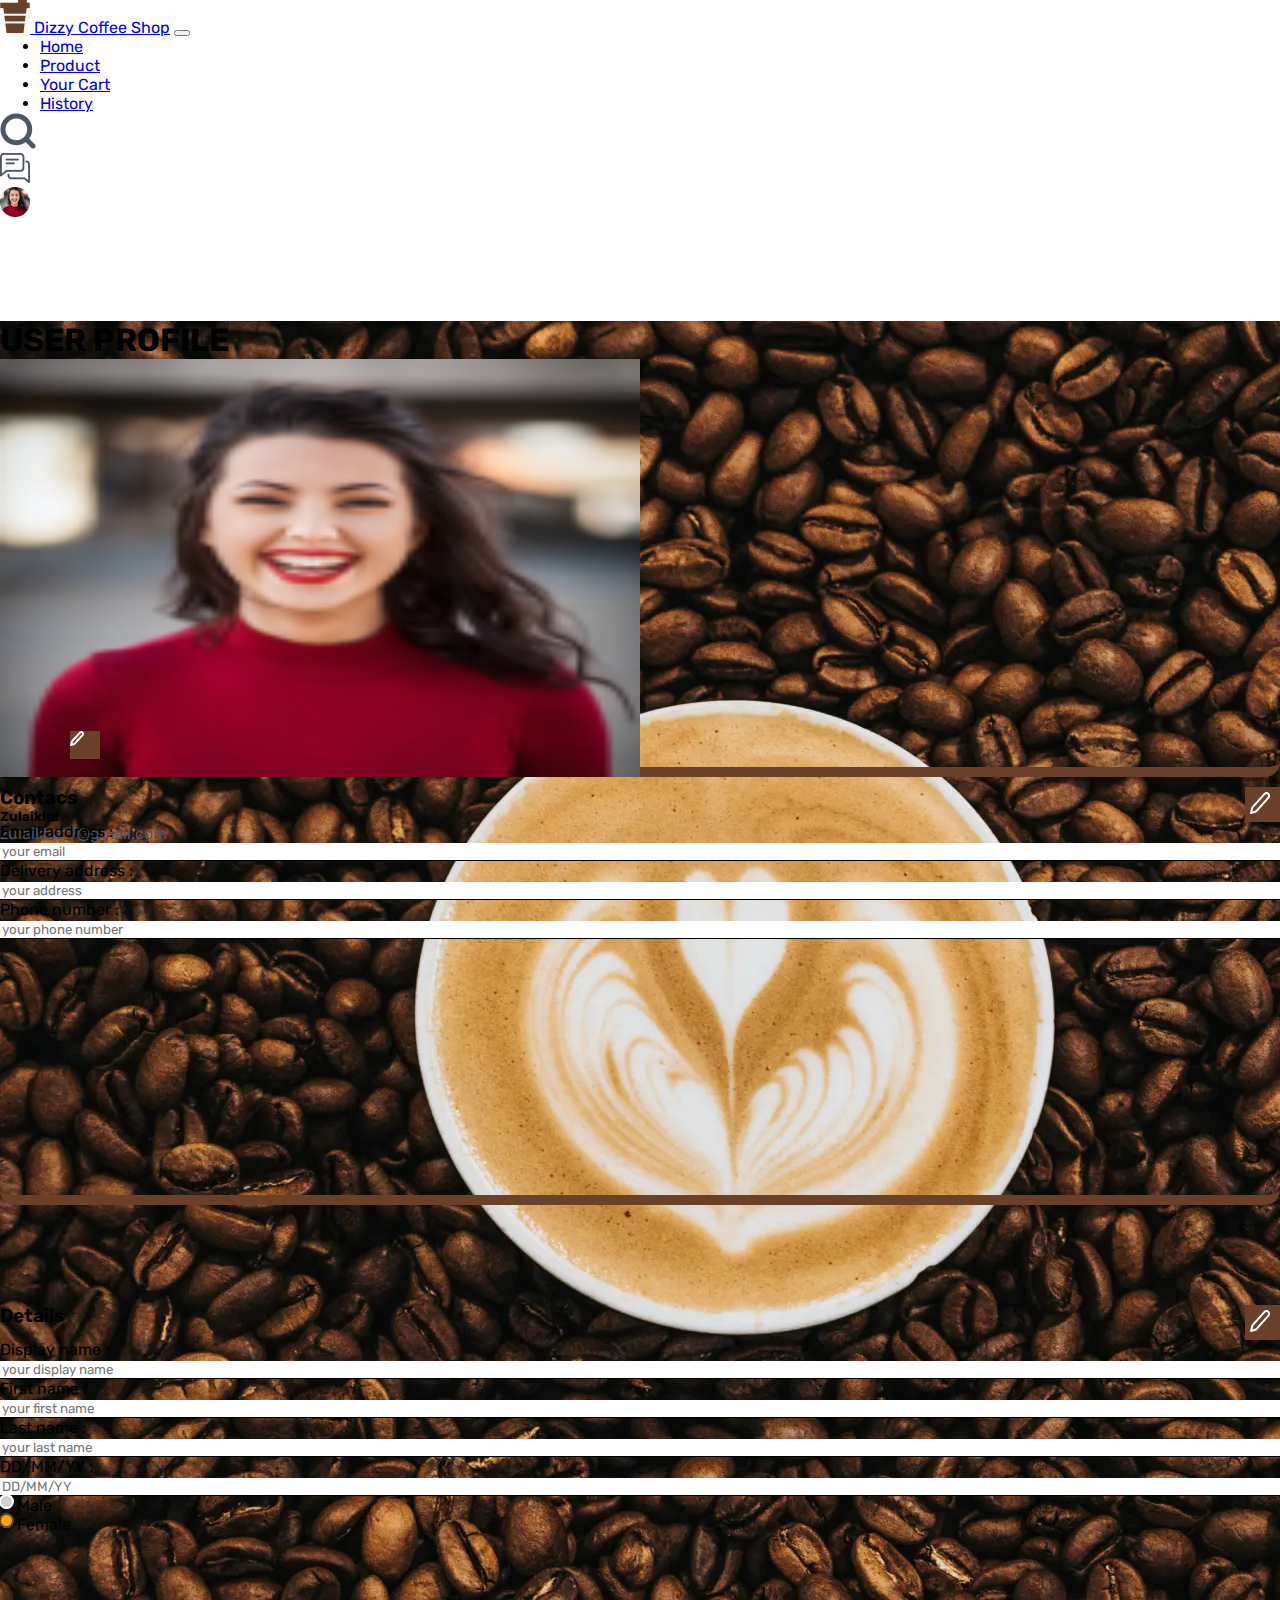
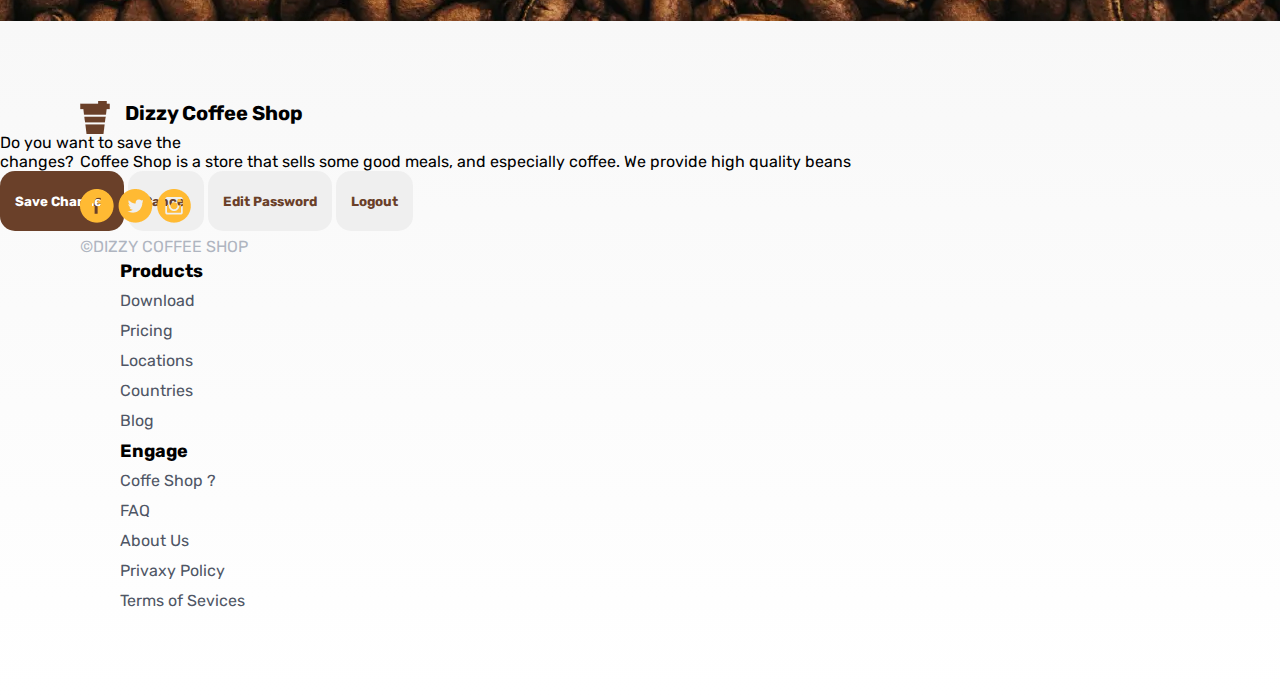
<file: page/profile.html>
<!DOCTYPE html>
<html lang="en">

<head>
  <meta charset="UTF-8">
  <meta name="description" content="Home-COFEE-SHOP">
  <meta http-equiv="X-UA-Compatible" content="IE=edge">
  <meta name="viewport" content="width=device-width, initial-scale=1.0">
  <link href="https://cdn.jsdelivr.net/npm/bootstrap@5.0.2/dist/css/bootstrap.min.css" rel="stylesheet"
    integrity="sha384-EVSTQN3/azprG1Anm3QDgpJLIm9Nao0Yz1ztcQTwFspd3yD65VohhpuuCOmLASjC" crossorigin="anonymous">
  <link rel="stylesheet" href="/assets/index.css">
  <title>PROFILE</title>
</head>

<body>
  <nav class="navbar navbar-expand-lg navbar-light">
    <div class="container">
      <a class="navbar-brand brand" href="#">
        <img src="/assets/img/logo.png" alt="logo-brand" width="" height=""> Dizzy Coffee Shop</a>
      <button class="navbar-toggler" type="button" data-bs-toggle="collapse" data-bs-target="#navbarNav"
        aria-controls="navbarNav" aria-expanded="false" aria-label="Toggle navigation">
        <span class="navbar-toggler-icon"></span>
      </button>
      <div class="collapse navbar-collapse mr-auto" id="navbarNav">
        <ul class="navbar-nav mx-auto">
          <li class="nav-item">
            <a class="nav-link active" aria-current="page" href="#">Home</a>
          </li>
          <li class="nav-item">
            <a class="nav-link" href="#">Product</a>
          </li>
          <li class="nav-item">
            <a class="nav-link" href="#">Your Cart</a>
          </li>
          <li class="nav-item">
            <a class="nav-link" href="#">History</a>
          </li>
        </ul>
        <div class="left-nav-group row">
          <div class="col-md">
            <a href="#"><img src="/assets/img/search.png" alt="search"></a>
          </div>
          <div class="col-md">
            <a href="#"><img src="/assets/img/chat.png" alt="search"></a>
          </div>
          <div class="col-md">
            <a href="#"><img src="/assets/img/ava.png" alt="avatar"></a>
          </div>
        </div>
      </div>
    </div>
  </nav>
  <main class="main-user">
    <div class="main-content">
      <div class="container">
        <div class="row">
          <div class="col-md-4 col-sm-4 text-white  second-row-edit">
            <div class="title-profile-user">
              <h1 class="header-1">USER PROFILE</h1>
            </div>
          </div>
        </div>
        <div class="row first-row-edit justify-content-center">
          <div class="col-8 col-lg-4">
            <div class="card pt-3 text-center align-items-center edit-column-first">
              <img src="/assets/img/edit-profile.png" class="card-img-top rounded-circle" alt="profile">
              <a href="#">
                <div class="logo-circle-first rounded-circle"><img src="/assets/img/pencil.png" alt="edit"></div>
              </a>
              <div class="card-body">
                <h5 class="display-name fw-bold">Zulaikha</h5>
                <p class="email-profile">zulaikha17@gmail.com</p>
                <p class="delivery-info mt-4">Has been ordered 15 products</p>
              </div>
            </div>
          </div>
          <div class="col-10 col-lg-8">
            <div class="card edit-column-first">
              <div class="card-body">
                <div class="contacts-logo-edit">
                  <div class="header-3">
                    <h3>Contacs</h3>
                  </div>
                  <div class="edit-logo">
                    <a href="#">
                      <div class="logo-circle-second text-center rounded-circle"><img src="/assets/img/pancil-2.png"
                          alt="edit">
                      </div>
                    </a>
                  </div>
                </div>
                <div class="row">
                  <div class="col-md-6">
                    <div class="mb-3">
                      <label for="email" class="form-label">Email address :</label><br>
                      <input type="email" class="form-control-profile" id="email" placeholder="your email">
                    </div>
                    <div class="mt-5">
                      <label for="address" class="form-label">Delivery address :</label><br>
                      <input type="text" class="form-control-profile" id="address" placeholder="your address">
                    </div>
                  </div>
                  <div class="col-md-6">
                    <div class="mt-5">
                      <label for="phone" class="form-label">Phone number :</label><br>
                      <input type="number" class="form-control-profile" id="phone" placeholder="your phone number">
                    </div>
                  </div>
                </div>
              </div>
            </div>
          </div>
        </div>
        <div class="row justify-content-between second-row-edit">
          <div class="col-6 col-lg-8">
            <div class="card edit-column-first">
              <div class="card-body">
                <div class="contacts-logo-edit">
                  <div class="header-3">
                    <h3>Details</h3>
                  </div>
                  <div class="edit-logo">
                    <a href="#">
                      <div class="logo-circle-second text-center rounded-circle"><img src="/assets/img/pancil-2.png"
                          alt="edit">
                      </div>
                    </a>
                  </div>
                </div>
                <div class="row">
                  <div class="col-md-8">
                    <div class="mb-3">
                      <label for="display-name" class="form-label">Display name :</label><br>
                      <input type="text" class="form-control-profile" id="display-name" placeholder="your display name">
                    </div>
                    <div class="mb-3">
                      <label for="first-name" class="form-label">First name :</label><br>
                      <input type="text" class="form-control-profile" id="first-name" placeholder="your first name">
                    </div>
                    <div class="mb-3">
                      <label for="last-name" class="form-label">Last name :</label><br>
                      <input type="text" class="form-control-profile" id="last-name" placeholder="your last name">
                    </div>
                  </div>
                  <div class="col-md-4 col-sm-4">
                    <div class="mb-3">
                      <label for="birthdate" class="form-label">DD/MM/YY :</label>
                      <input type="datetime" class="form-control-profile" id="birthdate" placeholder="DD/MM/YY">
                    </div>
                    <div class="form-check mt-5">
                      <input class="form-check-input" type="radio" name="flexRadioDefault" id="flexRadioDefault1">
                      <label class="form-check-label" for="flexRadioDefault1">
                        Male
                      </label>
                    </div>
                    <div class="form-check mt-3">
                      <input class="form-check-input" type="radio" name="flexRadioDefault" id="flexRadioDefault2"
                        checked>
                      <label class="form-check-label" for="flexRadioDefault2">
                        Female
                      </label>
                    </div>
                  </div>
                </div>
              </div>
            </div>
          </div>
          <div class="col-6 col-lg-4">
            <p class="question-edit fw-bold text-white text-center">Do you want to save the <br> changes?</p>
            <form class="form-input-profile d-flex flex-column gap-3">
              <button type="button" class="btn-footer btn-choco">Save Changes</button>
              <button type="button" class="btn-footer btn-warning">Cancel</button>
              <button type="button" class="btn-footer btn-light text-start">Edit Password</button>
              <button type="button" class="btn-footer btn-light text-start">Logout</button>
            </form>
          </div>
        </div>
      </div>
    </div>
  </main>
  <footer class="footer-profile">
    <div class="row justify-content-between footer-profile-info mt-5">
      <div class="col-12 col-lg-4">
        <div class="footer-side">
          <div class="footer-title-signup">
            <img src="/assets/img/logo.png" alt="logo-coffeshop">
            <p class="footer-title">Dizzy Coffee Shop</p>
          </div>
          <p class="footer-desc">Coffee Shop is a store that sells some good meals, and especially coffee. We provide
            high quality beans</p>
          <div class="footer-logo">
            <img src="/assets/img/facebook.png" alt="facebook-logo">
            <img src="/assets/img/twitter.png" alt="twitter-logo">
            <img src="/assets/img/instagram.png" alt="instagram-logo">
          </div>
          <p class="copy-right">©DIZZY COFFEE SHOP</p>
        </div>
      </div>
      <div class="col-12 col-md-4 mt-3">
        <div class="row">
          <div class="col-6">
            <ul class="list-footer-product">
              <li class="list-title-footer">Products</li>
              <a href="#">
                <li>Download</li>
              </a>
              <a href="#">
                <li>Pricing</li>
              </a>
              <a href="#">
                <li>Locations</li>
              </a>
              <a href="#">
                <li>Countries</li>
              </a>
              <a href="#">
                <li>Blog</li>
              </a>
            </ul>
          </div>
          <div class="col-6">
            <ul class="list-footer-product">
              <li class="list-title-footer">Engage</li>
              <a href="#">
                <li>Coffe Shop ?</li>
              </a>
              <a href="#">
                <li>FAQ</li>
              </a>
              <a href="#">
                <li>About Us</li>
              </a>
              <a href="#">
                <li>Privaxy Policy</li>
              </a>
              <a href="#">
                <li>Terms of Sevices</li>
              </a>
            </ul>
          </div>
        </div>
      </div>
    </div>
  </footer>
  <script src="https://cdn.jsdelivr.net/npm/bootstrap@5.0.2/dist/js/bootstrap.bundle.min.js"
    integrity="sha384-MrcW6ZMFYlzcLA8Nl+NtUVF0sA7MsXsP1UyJoMp4YLEuNSfAP+JcXn/tWtIaxVXM" crossorigin="anonymous">
  </script>
</body>

</html>
</file>
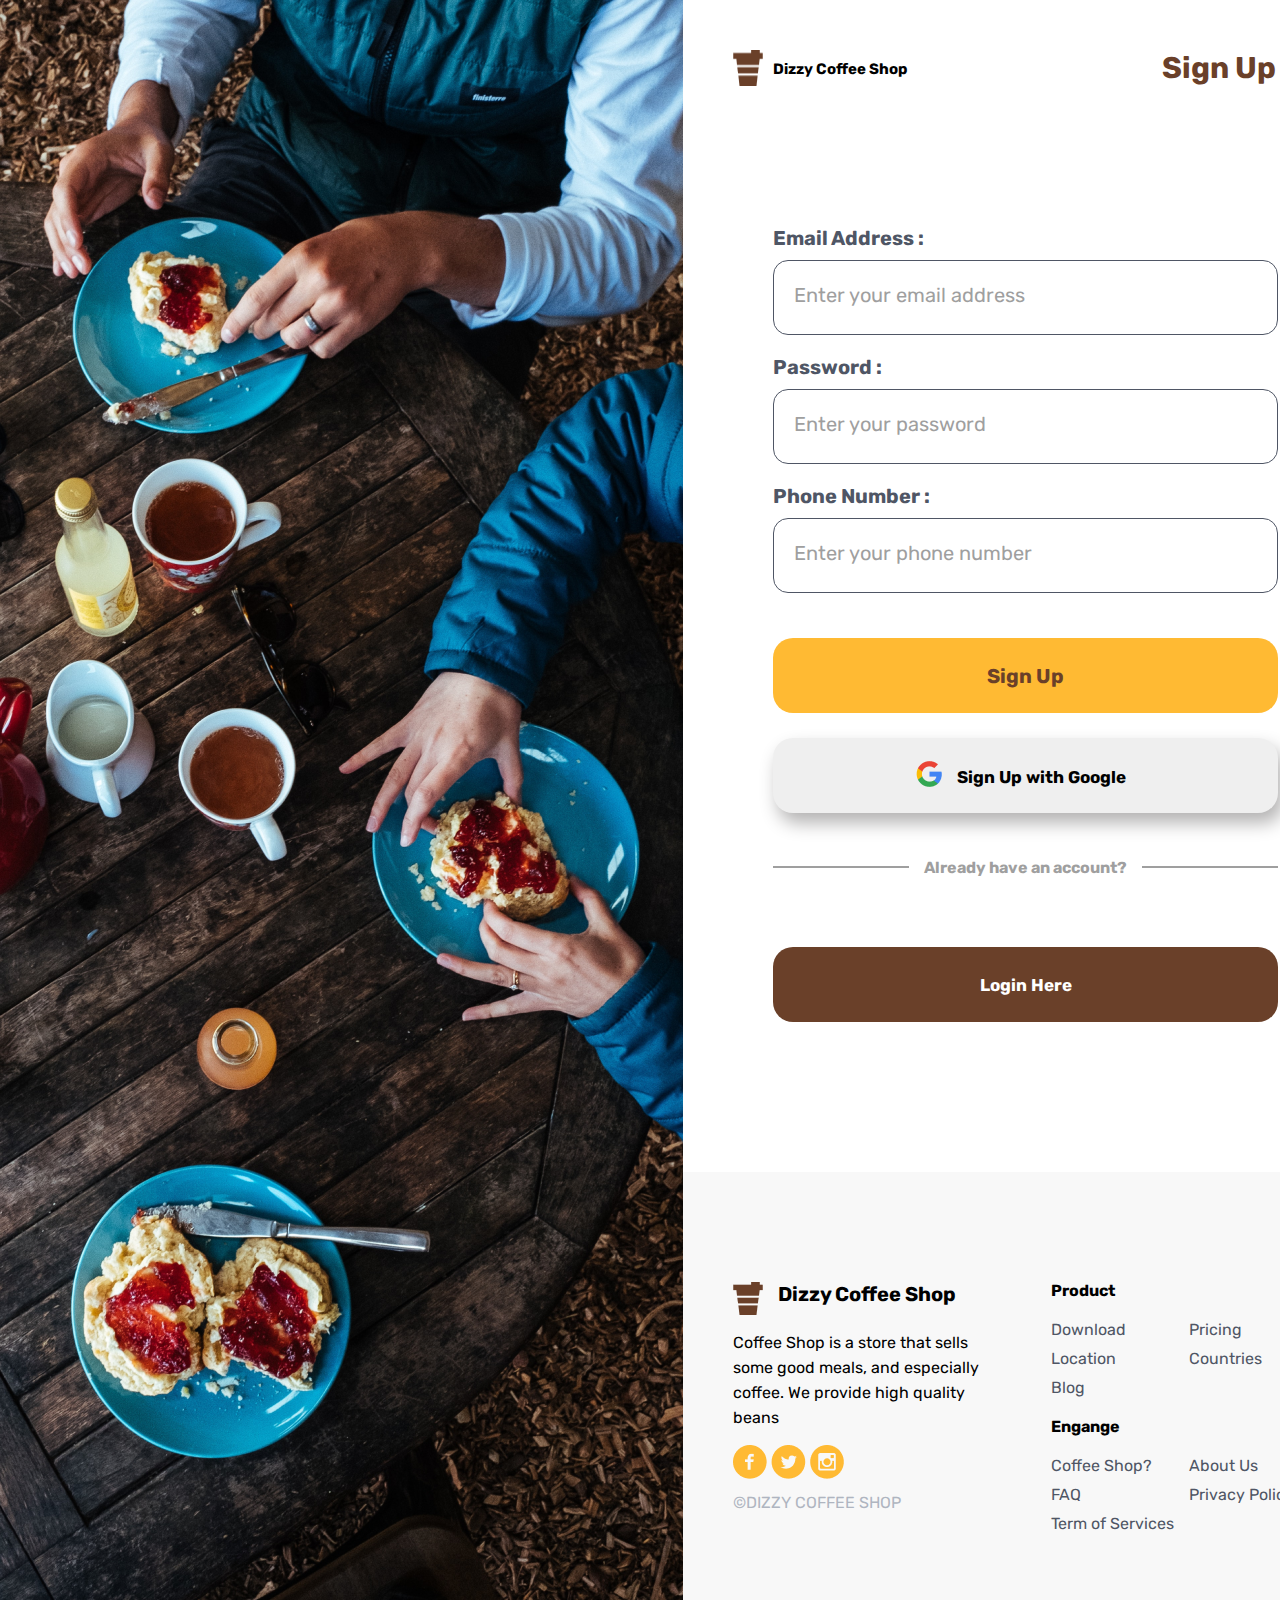
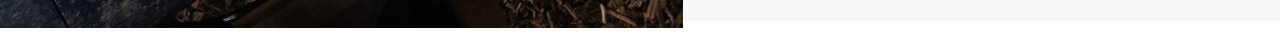
<file: page/signup.html>
<!DOCTYPE html>
<html lang="en">
<head>
  <meta charset="UTF-8">
  <meta name="description" content="Signup Coffee Shop">
  <meta http-equiv="X-UA-Compatible" content="IE=edge">
  <meta name="viewport" content="width=device-width, initial-scale=1.0">
  <link rel="stylesheet" href="/assets/index.css">
  <title>SIGN UP</title>
</head>
<body>
  <div class="container-signup">
    <aside class="picture">
      <img class="image-aside-signup" src="/assets/img/signup.png" alt="signup-aside">
    </aside>
    <div class="containter-main-footer-signup">
      <main class="main-signup">
        <header class="main-header-signup">
          <img src="/assets/img/logo.png" alt="logo-coffeeshop">
          <p class="header-brand-signup">Dizzy Coffee Shop</p>
          <p class="header-title-signup">Sign Up</p>
        </header>
        <form class="main-form-signup">
          <label class="label-signup" for="email">Email Address :</label>
          <input class="input-signup" type="email" name="email" id="email" placeholder="Enter your email address">
          <label class="label-signup" for="password">Password :</label>
          <input class="input-signup" type="password" name="password" id="password" placeholder="Enter your password">
          <label class="label-signup" for="phone">Phone Number :</label>
          <input class="input-signup" type="phone" name="phone" id="phone" placeholder="Enter your phone number">
          <button class="button-signup normal" type="submit">Sign Up</button>
          <button class="button-signup google" type="submit"><img class="google-button" src="/assets/img/google.png" alt="google-logo"> Sign Up with Google</button>
          <section class="has-account">
            <div class="underline"></div>
            <p class="already-account">Already have an account?</p>
            <div class="underline"></div>
          </section>
          <button class="button-signup login" type="submit">Login Here</button>
        </form>
      </main>
      <footer class="footer-content-signup">
        <div class="footer-side">
          <div class="footer-title-signup">
            <img src="/assets/img/logo.png" alt="logo-coffeschop">
            <p class="footer-title">Dizzy Coffee Shop</p>
          </div>
          <p class="footer-desc">Coffee Shop is a store that sells some good meals, and especially coffee. We provide high quality beans</p>
          <div class="footer-logo">
            <img src="/assets/img/facebook.png" alt="facebook-logo">
            <img src="/assets/img/twitter.png" alt="twitter-logo">
            <img src="/assets/img/instagram.png" alt="instagram-logo">
          </div>
          <p class="copy-right">©DIZZY COFFEE SHOP</p>
        </div>
        <div class="footer-info">
          <p class="title-info-footer">Product</p>
          <div class="product-info-signup">
            <p class="info-detail">Download</p>
            <p class="info-detail">Pricing</p>
            <p class="info-detail">Location</p>
            <p class="info-detail">Countries</p>
            <p class="info-detail">Blog</p>
          </div>
          <p class="title-info-footer">Engange</p>
          <div class="product-info-signup">
            <p class="info-detail">Coffee Shop?</p>
            <p class="info-detail">About Us</p>
            <p class="info-detail">FAQ</p>
            <p class="info-detail">Privacy Policy</p>
            <p class="info-detail">Term of Services</p>
          </div>
        </div>
      </footer>
    </div>
  </div>
</body>
</html>
</file>
<file: assets/index.css>
@import url('https://fonts.googleapis.com/css2?family=Rubik:wght@400;700&display=swap');

*,
::after,
::before {
  margin: 0;
  box-sizing: border-box;
  font-family: 'Rubik', sans-serif;
}

/* Media queries LOGIN & REGISTER*/

@media only screen and (max-width: 600px) {

  *,
  ::after,
  ::before {
    margin: 0;
    box-sizing: border-box;
    font-family: 'Rubik', sans-serif;
  }

  .containter-main-footer-signup {
    position: absolute;
    top: 0;
    width: 100%;
  }

  .image-aside {
    width: 37.5rem;
  }

  .image-aside-signup {
    width: 100vh;
  }

  .main-header-signup {
    padding: 50px;
    display: flex;
  }

  .footer-desc {
    margin: 10px 0;
  }

  .copy-right {
    margin: 10px 0;
  }

  .header-brand-signup {
    padding-top: 0.625rem;
    margin-left: 0.625rem;
    font-size: 0.938rem;
    flex: 5;
    font-weight: bold;
  }

  .header-title-signup {
    font-weight: bold;
    font-size: 30px;
    color: #ffffff;
    flex: 2;
  }

  .main-form-signup {
    padding: 5.625rem;
    display: flex;
    flex-direction: column;
  }

  .label-signup {
    font-size: 20px;
    color: #ffffff;
    margin-bottom: 10px;
    font-weight: 700;
  }

  .input-signup::placeholder {
    font-size: 20px;
    color: #9F9F9F;
    font-weight: 400;
  }

  .input-signup:focus {
    border: none;
  }

  .input-signup {
    width: 100%;
    height: 3.438rem;
    border-radius: 15px;
    border: none;
    padding-left: 1.25rem;
    font-weight: 400;
    margin-bottom: 1.25rem;
  }

  .button-signup {
    width: 100%;
    height: 3.438rem;
    border-radius: 20px;
    margin-top: 25px;
    border: none;
    cursor: pointer;
  }

  .normal {
    background-color: #FFBA33;
    color: #6A4029;
    font-weight: 700;
    font-size: 20px;
  }

  .google {
    color: #000000;
    box-shadow: 5px 5px 5px #b3b2b28a;
    font-weight: 700;
    font-size: 17px;
    padding-bottom: 10px;
  }

  .google-button {
    position: relative;
    top: 5px;
    right: 10px;
  }

  .login {
    background-color: #6A4029;
    font-weight: 700;
    font-size: 17px;
    color: white;
  }

  .has-account {
    display: flex;
  }

  .underline {
    flex: 1;
    height: 1px;
    border-bottom: 2px solid #9F9F9F;
    position: relative;
    top: 53px;
  }

  .already-account {
    margin: 45px 0;
    text-align: center;
    color: #9F9F9F;
    font-weight: 700;
    padding: 0 15px;
  }

  .footer-content {
    display: flex;
    flex-direction: column;
    width: 600px;
    padding: 50px;
    height: 510px;
    background-color: #f8f8f825;
    margin-top: 17px;
    color: white;
  }

  .footer-content-signup {
    display: flex;
    flex-direction: column;
    width: 600px;
    padding: 50px;
    height: 517px;
    background-color: #f8f8f825;
  }

  .footer-title-signup {
    display: flex;
  }

  .product-info-signup {
    display: grid;
    grid-template-columns: 1fr 1fr;
    column-gap: 10px;
    row-gap: 10px;
  }

  .footer-info {
    margin-top: 10px;
  }

  .title-info-footer {
    margin: 10px 0;
    font-weight: 700;
  }

}

@media only screen and (min-width: 1200px) {

  .info-coffe-shop {
    margin-top: -200px;
    border: none;
  }

  .column-info-second {
    border-left: 1px solid #9F9F9F;
    border-right: 1px solid #9F9F9F;
  }

  .container-signup {
    display: flex;
    width: 100%;
  }

  .image-aside {
    width: 660px;
    height: 1625px;
  }


  .main-header-signup {
    padding: 50px;
    display: flex;
  }

  .header-brand-signup {
    padding-top: 10px;
    margin-left: 10px;
    font-size: 15px;
    flex: 5;
    font-weight: bold;
  }

  .header-title-signup {
    font-weight: bold;
    font-size: 30px;
    color: #6A4029;
    flex: 2
  }

  .main-form-signup {
    padding: 90px;
    display: flex;
    flex-direction: column;
  }

  .label-signup {
    font-size: 20px;
    color: #4F5665;
    margin-bottom: 10px;
    font-weight: 700;
  }

  .input-signup::placeholder {
    font-size: 20px;
    color: #9F9F9F;
    font-weight: 400;
  }

  .input-signup {
    width: 505px;
    height: 75px;
    border-radius: 15px;
    border: 1px solid #4F5665;
    padding-left: 20px;
    font-weight: 400;
    margin-bottom: 20px;
  }

  .button-signup {
    width: 505px;
    height: 75px;
    border-radius: 20px;
    margin-top: 25px;
    border: none;
    cursor: pointer;
  }

  .normal {
    background-color: #FFBA33;
    color: #6A4029;
    font-weight: 700;
    font-size: 20px;
  }

  .google {
    color: #000000;
    box-shadow: 5px 10px 18px #b3b2b2;
    font-weight: 700;
    font-size: 17px;
    padding-bottom: 10px;
  }

  .google-button {
    position: relative;
    top: 5px;
    right: 10px;
  }

  .login {
    background-color: #6A4029;
    font-weight: 700;
    font-size: 17px;
    color: white;
  }

  .has-account {
    display: flex;
  }

  .underline {
    flex: 1;
    height: 1px;
    border-bottom: 2px solid #9F9F9F;
    position: relative;
    top: 53px;
  }

  .already-account {
    margin: 45px 0;
    text-align: center;
    color: #9F9F9F;
    font-weight: 700;
    padding: 0 15px;
  }

  .footer-content {
    padding: 50px;
    display: flex;
    height: 450px;
    background-color: #F8F8F8;
    align-items: center;
    justify-content: space-around;
    column-gap: 50px;
    margin-top: 60px;
  }

  .footer-content-signup {
    padding: 50px;
    display: flex;
    height: 450px;
    background-color: #F8F8F8;
    align-items: center;
    justify-content: space-around;
    column-gap: 50px;
    margin-top: 60px;
  }

  .footer-title-signup {
    display: flex;
  }

  .footer-title {
    font-weight: bold;
    font-size: 20px;
    margin-left: 15px;
  }

  .footer-side {
    flex: 2;
  }

  .footer-title-signup {
    margin-bottom: 15px;
  }

  .footer-desc {
    margin-bottom: 15px;
    line-height: 25px;
    font-size: 16px;
  }

  .copy-right {
    margin-top: 10px;
    color: #AFB5C0;
    font-size: 16px;
  }

  .footer-info {
    flex: 2;
  }

  .title-info-footer {
    margin: 20px 0;
    font-weight: 700;
  }

  .info-detail {
    color: #4F5665
  }

  .product-info-signup {
    display: grid;
    grid-template-columns: 1fr 1fr;
    column-gap: 10px;
    row-gap: 10px;
  }

  .forgot-password {
    text-decoration: underline;
    color: #6A4029;
    font-size: 20px;
    font-weight: 700;
    margin-bottom: 50px;
  }

  .edit-column-first {
    /* border-bottom: 10px solid #6A4029;
    border-radius: 15px;
    margin-bottom: 10px; */
    height: 418px;
  }

  .second-row-edit {
    margin-top: 100px;
  }
}

/* Home Bootstrap */

.btn-register {
  padding: 7px 30px;
}

.navbar-brand .brand {
  font-family: 'Rubik', sans-serif;
  font-weight: bold;
}

.header-content {
  background-image: url(./img/header-home.png);
  width: 100%;
  height: 645px;
}

.title-header {
  font-size: 50px;
  margin-top: 100px;
}

.desc-header {
  font-size: 20px;
  margin: 30px 0;
}

.btn-started {
  padding: 10px 80px;
  border-radius: 10px;
}

.favorite-product {
  background-color: #F8F8F8;
  background-image: linear-gradient(#F8F8F8, white);
}

.btn-select {
  color: #6A4029;
  border-radius: 20px;
  width: 100%;
}

.title-map {
  font-size: 35px;
  font-weight: 500;
  line-height: 50px;
  text-align: center;
}

.desc-map {
  font-size: 16px;
  font-weight: 400;
  line-height: 30px;
  text-align: center;
}

.map-image {
  width: 100%;
}

.image-sponsored {
  width: 200px;
  height: 60px;
}

.img-avatar {
  width: 50px;
  height: 50px;
}

.testi-profile {
  display: flex;
  justify-content: space-between;
}

.card-img-top {
  width: 50%;
  height: inherit;
}

.logo-sosmed {
  width: 10%;
  height: 10%;
}

.logo-brand {
  width: 15%;
  height: 15%;
}

.card-testi {
  width: 100%;
  border-radius: 15px;
}

.card-text {
  font-size: 16px;
}

.prev-img {
  width: 80px;
}

/* .slide-card {
  border: 1px solid red;
} */

.btn-promo {
  border-radius: 10px;
  padding: 10px 40px;
  color: #6A4029;
}

.footer-home {
  margin-top: -150px;
  padding: 180px 80px 80px;
  width: inherit;
  height: 450px;
  background-color: #F8F8F8;
  /* For browsers that do not support gradients */
  background-image: linear-gradient(#F8F8F8, white);
}

.footer-profile {
  padding: 180px 80px 80px;
  width: inherit;
  background-color: #F8F8F8;
  /* For browsers that do not support gradients */
  background-image: linear-gradient(#F8F8F8, white);
}

.footer-products {
  padding: 80px 80px 80px;
  width: inherit;
  height: 450px;
  background-color: #F8F8F8;
  /* For browsers that do not support gradients */
  background-image: linear-gradient(#F8F8F8, white);
}

.list-footer-product,
.list-footer-product>a {
  list-style: none;
  text-decoration: none;
}

.list-footer-product .list-title-footer {
  font-size: 18px;
  font-weight: 700;
  color: #000000;
}

.list-footer-product li {
  font-size: 16px;
  font-weight: 400;
  color: #4F5665;
  line-height: 30px;
}

/* PROFILE BOOTSTRAP */

.contacts-logo-edit {
  display: flex;
  justify-content: space-between;
}

.main-content {
  background-image: url(/assets/img/background.webp);
  width: 100%;
  height: 1300px;
}

.footer-profile {
  padding: 80px;
  width: inherit;
  background-color: #F8F8F8;
  /* For browsers that do not support gradients */
  /* background-image: linear-gradient(#F8F8F8, white); */
}

/* .header-1 {
  margin-top: 70px;
} */

.edit-column-first {
  border-bottom: 10px solid #6A4029;
  border-radius: 15px;
  margin-bottom: 10px;
}

.logo-circle-first,
.logo-circle-second {
  width: 30px;
  height: 28px;
  background-color: #6A4029;
}

.logo-circle-first {
  position: relative;
  bottom: 50px;
  left: 70px;
}

.logo-circle-second {
  width: 35px;
  height: 35px;
  padding: 5px;
}

.form-control-profile {
  border: none;
  border-bottom: 1px solid black;
  width: 100%;
}

.btn-choco {
  background-color: #6A4029;
  color: white;
  font-weight: 700;
}


.btn-light,
.btn-warning {
  color: #6A4029;
  font-weight: 700;
}

.email-profile,
.delivery-info {
  color: #4F5665;
}

.btn-footer {
  /* width: 330px; */
  height: 60px;
  border: none;
  border-radius: 15px;
  padding: 15px;
}

input[type='radio']:after {
  width: 15px;
  height: 15px;
  border-radius: 15px;
  top: -2px;
  left: -1px;
  position: relative;
  background-color: #d1d3d1;
  content: '';
  display: inline-block;
  visibility: visible;
  border: 2px solid white;
}

input[type='radio']:checked:after {
  width: 15px;
  height: 15px;
  border-radius: 15px;
  top: -2px;
  left: -1px;
  position: relative;
  background-color: #ffa500;
  content: '';
  display: inline-block;
  visibility: visible;
  border: 2px solid #6A4029;
}

/* Prdoucts */

/* .main-products {
  height: 134px;
  width: 100%;
  background-color: white;
} */

.menu-products {
  text-decoration: none;
  color: #9F9F9F;
}

.menu-products:hover {
  color: #6A4029;
  text-decoration: underline;
}

.card-text-coupon {
  font-size: 14px;
  font-weight: 400;
  line-height: 14px;
}

.card-text-coupon-exp {
  font-size: 11px;
  font-weight: 400;
  line-height: 14px;
}

.line-coupon {
  width: 100%;
}

.card-body-1 {
  display: flex;
}

.card-text-1 {
  font-size: 14px;
}

.text-bg-green {
  background-color: #88B788;
}

.text-bg-cream {
  background-color: #F5C361;
}

.text-bg-choco {
  background-color: #C59378;
}

.btn-choco-2 {
  background-color: #6A4029;
  border: none;
  border-radius: 10px;
  color: white;
  font-weight: bold;
  margin-left: 0px;
  width: 100%;
  padding: 10px 0;
}

.navbar-products {
  padding-bottom: 50px;
}

.column-1 {
  border-bottom: 1px solid #9F9F9F;
  border-right: 1px solid #9F9F9F;
  border-top: 1px solid #9F9F9F;
}

.column-2 {
  border-bottom: 1px solid #9F9F9F;
  /* border-right: 1px solid #9F9F9F; */
  border-top: 1px solid #9F9F9F;
}

.first-column-products {
  color: #6A4029;
}

.products-list {
  display: grid;
  column-gap: 30px;
  row-gap: 30px;
  grid-template-columns: 2fr 2fr 2fr 2fr;

}

.card-products>img {
  width: 100px;
}

.card-products {
  border-radius: 25px;
  width: 130px;
  box-shadow: 5px 15px 10px 5px rgba(0, 0, 0, 0.062);
  height: 80%;
}

.team-work-pict {
  width: 100%;
}
</file>
